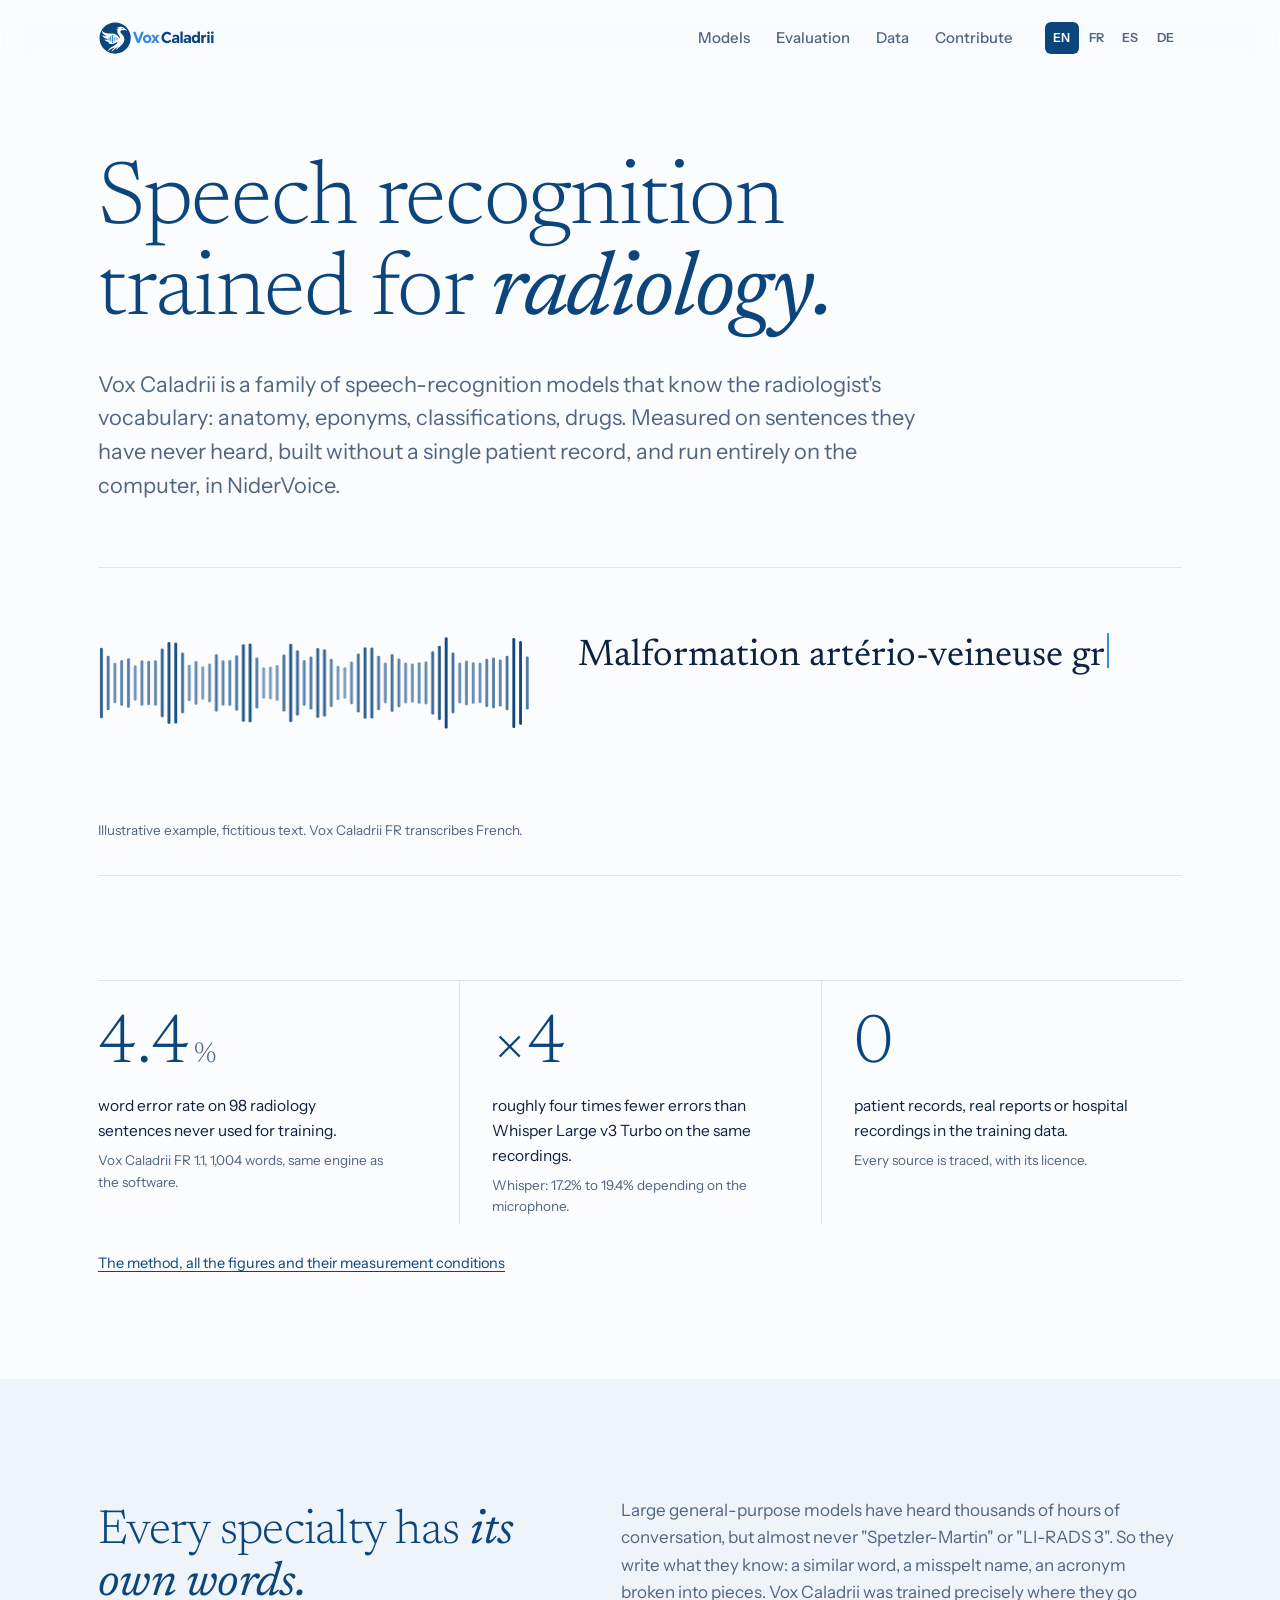
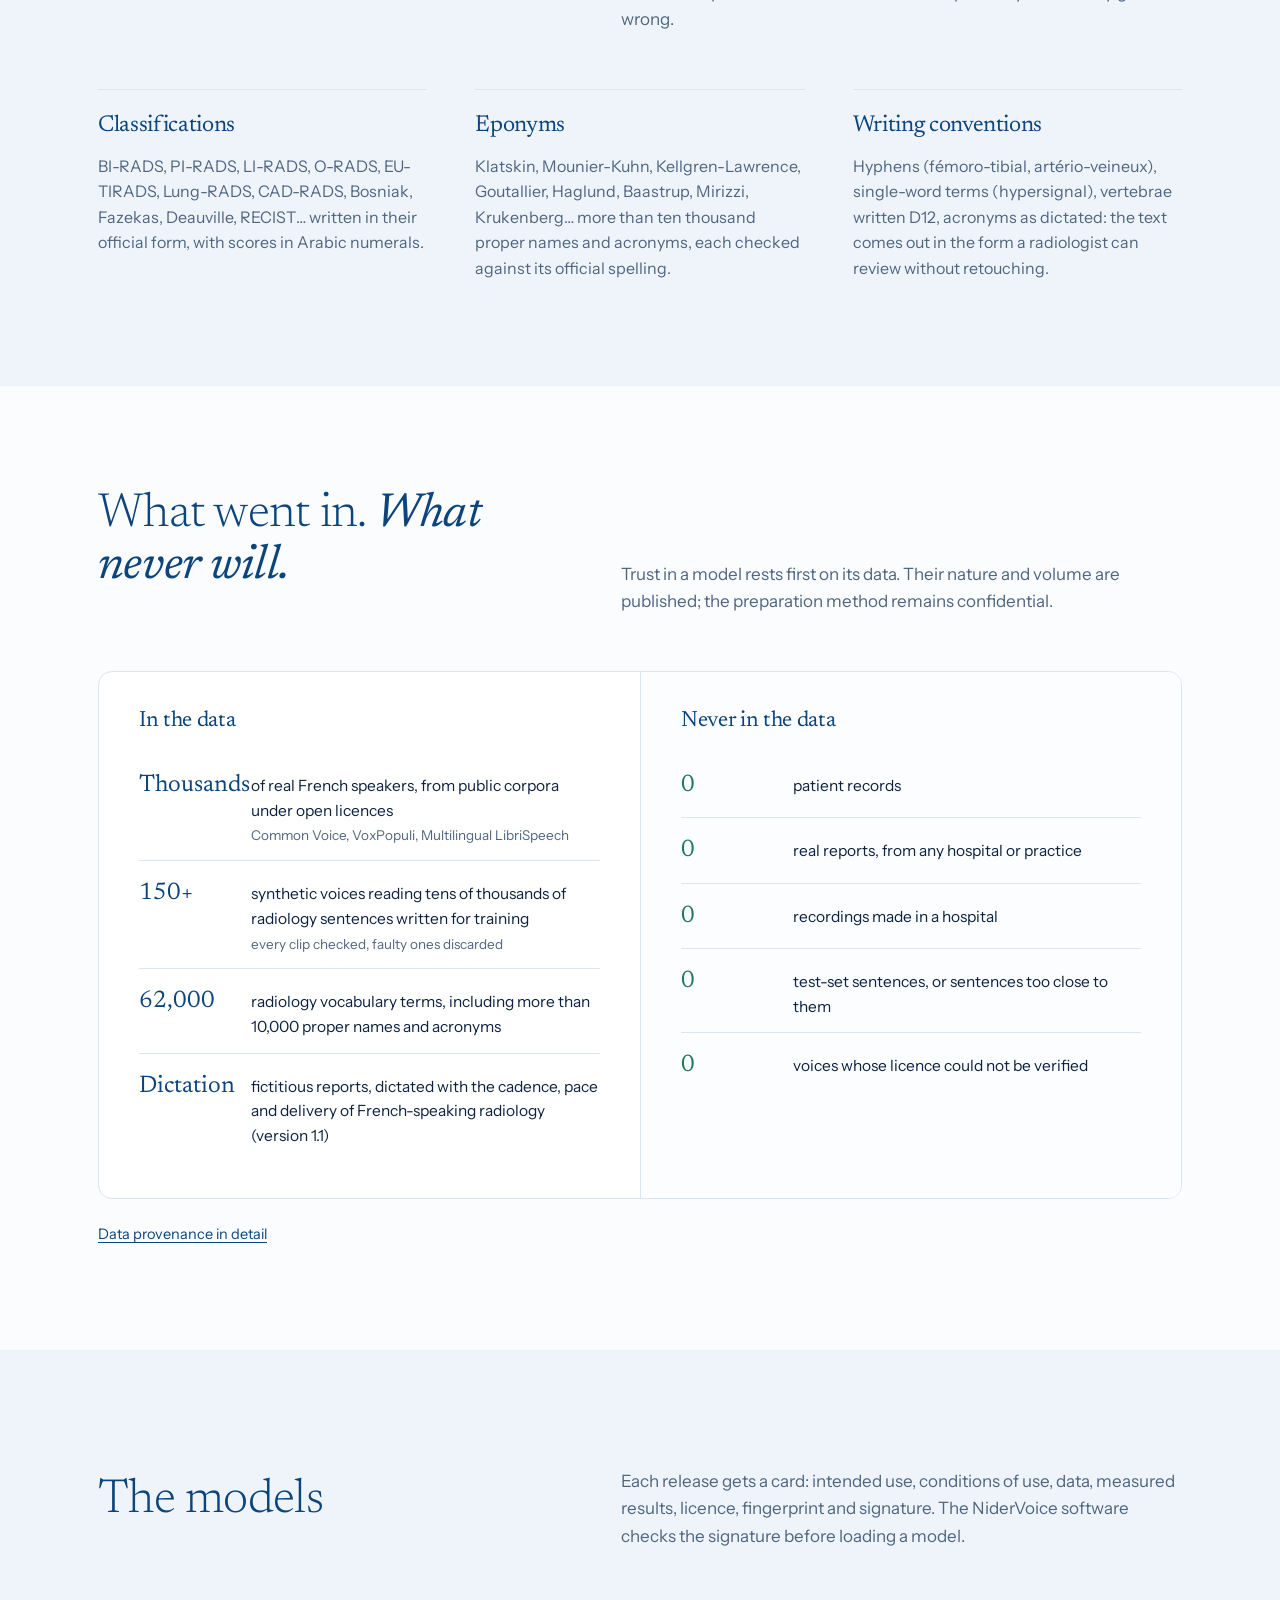
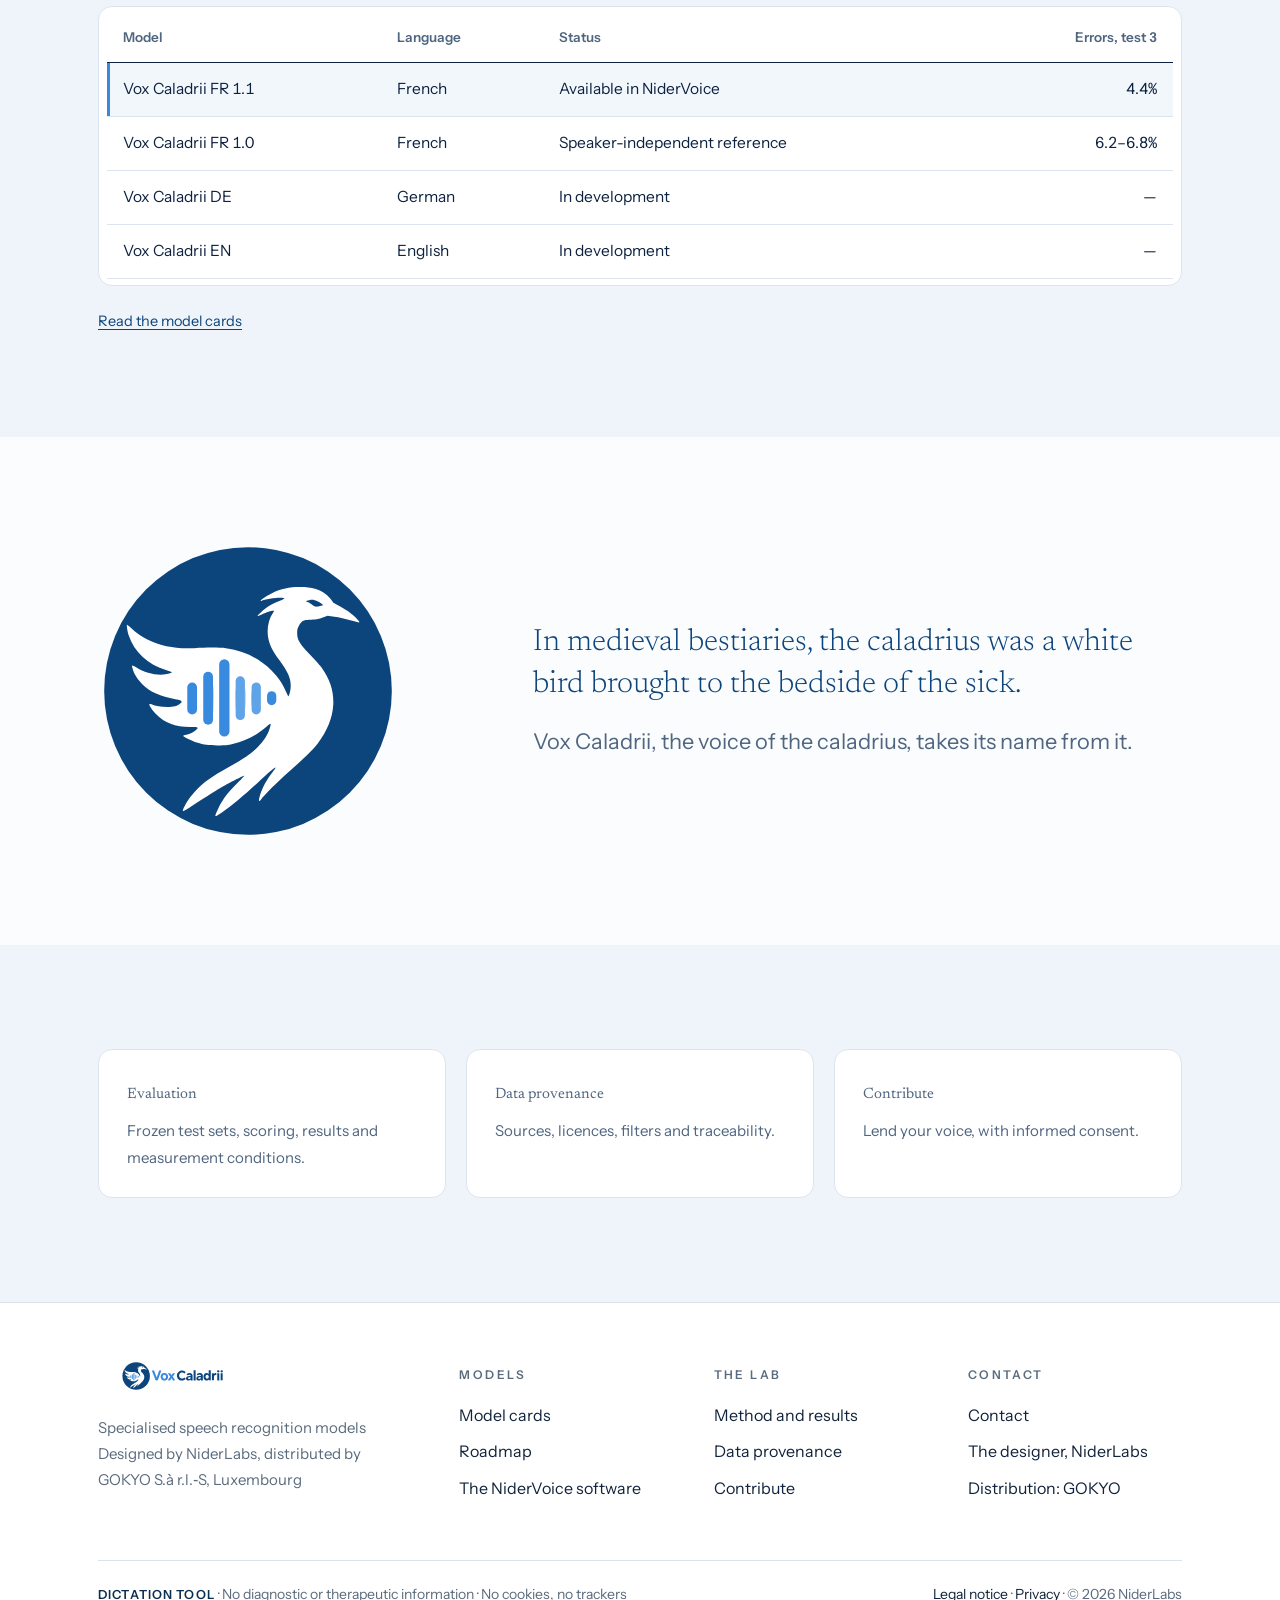
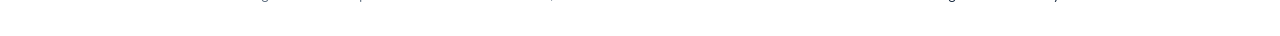
<file: index.html>
<!doctype html>
<html lang="en" data-langs="en fr es de">
<head>
<meta charset="utf-8">
<meta name="viewport" content="width=device-width,initial-scale=1,viewport-fit=cover">
<title>Vox Caladrii — speech recognition trained for radiology</title>
<meta name="description" content="Vox Caladrii is a speech-recognition model trained for French radiology terminology. Measured, documented, built without patient data, and run entirely on the computer.">
<meta name="theme-color" content="#FAFCFE">
<meta http-equiv="Content-Security-Policy" content="default-src 'self'; script-src 'self'; style-src 'self' 'unsafe-inline'; img-src 'self' data:; font-src 'self'; object-src 'none'; base-uri 'self'; form-action 'none'">
<meta property="og:type" content="website">
<meta property="og:title" content="Vox Caladrii — speech recognition trained for radiology">
<meta property="og:description" content="Vox Caladrii is a speech-recognition model trained for French radiology terminology. Measured, documented, built without patient data, and run entirely on the computer.">
<link rel="canonical" href="https://caladrii.com/">
<meta property="og:url" content="https://caladrii.com/">
<meta property="og:image" content="https://caladrii.com/assets/og-image.png">
<link rel="icon" href="/favicon.ico" sizes="any">
<link rel="icon" type="image/svg+xml" href="/assets/vox-caladrii-icon.svg">
<link rel="manifest" href="/site.webmanifest">
<link rel="stylesheet" href="/assets/cl.css?v=20261126a">
</head>
<body>
<a class="skip" href="#main">Skip to content</a>
<header>
  <div class="w bar">
    <a class="logo" href="/" aria-label="Vox Caladrii"><img src="/assets/vox-caladrii-logo.svg?v=20261116" width="170" height="34" alt="Vox Caladrii"></a>
    <nav aria-label="Navigation"><a href="/modeles/"><span data-fr>Modèles</span><span data-en>Models</span><span data-es>Modelos</span><span data-de>Modelle</span></a><a href="/evaluation/"><span data-fr>Évaluation</span><span data-en>Evaluation</span><span data-es>Evaluación</span><span data-de>Evaluierung</span></a><a href="/donnees/"><span data-fr>Données</span><span data-en>Data</span><span data-es>Datos</span><span data-de>Daten</span></a><a href="/contribuer/"><span data-fr>Contribuer</span><span data-en>Contribute</span><span data-es>Contribuir</span><span data-de>Mitwirken</span></a></nav>
    <div class="lang" role="group" aria-label="Language / Langue"><button type="button" data-lang="en" aria-pressed="true">EN</button><button type="button" data-lang="fr" aria-pressed="false">FR</button><button type="button" data-lang="es" aria-pressed="false">ES</button><button type="button" data-lang="de" aria-pressed="false">DE</button></div>
    <button class="menu-btn" type="button" aria-expanded="false">Menu</button>
  </div>
</header>
<main id="main">
<div class="w hero">
  <h1><span data-fr>La reconnaissance vocale entraînée pour <em>la radiologie.</em></span><span data-en>Speech recognition trained for <em>radiology.</em></span><span data-es>El reconocimiento de voz entrenado para <em>la radiología.</em></span><span data-de>Spracherkennung, trainiert für <em>Radiologie.</em></span></h1>
  <p class="lead" data-fr>Vox Caladrii est une famille de modèles de reconnaissance vocale qui connaissent le vocabulaire du radiologue : anatomie, éponymes, classifications, médicaments. Mesurés sur des phrases qu'ils n'ont jamais entendues, construits sans aucune donnée de patient, et exécutés entièrement sur l'ordinateur, dans NiderVoice.</p>
  <p class="lead" data-en>Vox Caladrii is a family of speech-recognition models that know the radiologist's vocabulary: anatomy, eponyms, classifications, drugs. Measured on sentences they have never heard, built without a single patient record, and run entirely on the computer, in NiderVoice.</p><p class="lead" data-es>Vox Caladrii es una familia de modelos de reconocimiento de voz que conocen el vocabulario del radiólogo: anatomía, eponimos, clasificaciones, fármacos. Medidos en frases que nunca han escuchado, construidos sin un solo registro de paciente, y ejecutados íntegramente en el ordenador, en NiderVoice.</p><p class="lead" data-de>Vox Caladrii ist eine Familie von Spracherkennungsmodellen, die den Vokabular des Radiologen beherrschen: Anatomie, Eponyme, Klassifikationen, Medikamente. Gemessen an Sätzen, die sie noch nie gehört haben, ohne eine einzige Patientenakte erstellt und vollständig auf dem Computer, in NiderVoice, ausgeführt.</p>
  <div class="stage" aria-label="Animation">
    <canvas id="wave" aria-hidden="true"></canvas>
    <p class="dictee" id="dictee" lang="fr" aria-live="off">Malformation artério-veineuse grade 3 de <span class="term">Spetzler-Martin</span>.</p>
    <p class="note"><span data-fr>Exemple illustratif, texte fictif. Vox Caladrii FR transcrit le français.</span><span data-en>Illustrative example, fictitious text. Vox Caladrii FR transcribes French.</span><span data-es>Ejemplo ilustrativo, texto ficticio. Vox Caladrii FR transcribe francés.</span><span data-de>Anschauungsbeispiel, fiktiver Text. Vox Caladrii FR transkribiert Französisch.</span></p>
  </div>
</div>

<section style="padding-top:56px">
  <div class="w">
    <div class="figures reveal">
      <div>
        <div class="v num"><span data-fr>4,4</span><span data-en>4.4</span><span data-es>4,4</span><span data-de>4,4</span><small>%</small></div>
        <p class="k" data-fr>de mots erronés sur 98 phrases radiologiques jamais utilisées pour l'entraînement.</p>
        <p class="k" data-en>word error rate on 98 radiology sentences never used for training.</p><p class="k" data-es>tasa de error de palabras en 98 frases de radiología nunca utilizadas para el entrenamiento.</p><p class="k" data-de>Wortfehlerrate an 98 Radiologiesätzen, die nie für das Training verwendet wurden.</p>
        <p class="s" data-fr>Vox Caladrii FR 1.1, 1 004 mots, même moteur que le logiciel.</p>
        <p class="s" data-en>Vox Caladrii FR 1.1, 1,004 words, same engine as the software.</p><p class="s" data-es>Vox Caladrii FR 1.1, 1.004 palabras, mismo motor que el software.</p><p class="s" data-de>Vox Caladrii FR 1.1, 1.004 Wörter, dieselbe Engine wie die Software.</p>
      </div>
      <div>
        <div class="v num">×4</div>
        <p class="k" data-fr>environ quatre fois moins d'erreurs que Whisper Large v3 Turbo sur les mêmes enregistrements.</p>
        <p class="k" data-en>roughly four times fewer errors than Whisper Large v3 Turbo on the same recordings.</p><p class="k" data-es>aproximadamente cuatro veces menos errores que Whisper Large v3 Turbo en las mismas grabaciones.</p><p class="k" data-de>etwa viermal weniger Fehler als Whisper Large v3 Turbo bei denselben Aufnahmen.</p>
        <p class="s" data-fr>Whisper : 17,2 % à 19,4 % selon le micro.</p>
        <p class="s" data-en>Whisper: 17.2% to 19.4% depending on the microphone.</p><p class="s" data-es>Whisper: del 17,2 % al 19,4 % según el micrófono.</p><p class="s" data-de>Whisper: 17,2 % bis 19,4 %, abhängig vom Mikrofon.</p>
      </div>
      <div>
        <div class="v num">0</div>
        <p class="k" data-fr>donnée de patient, compte rendu réel ou enregistrement hospitalier dans les données d'entraînement.</p>
        <p class="k" data-en>patient records, real reports or hospital recordings in the training data.</p><p class="k" data-es>historiales de pacientes, informes reales o grabaciones de hospital en los datos de entrenamiento.</p><p class="k" data-de>Patientenakten, echte Berichte oder Krankenhausaufnahmen in den Trainingsdaten.</p>
        <p class="s" data-fr>Chaque source est tracée, avec sa licence.</p>
        <p class="s" data-en>Every source is traced, with its licence.</p><p class="s" data-es>Cada fuente está registrada, con su licencia.</p><p class="s" data-de>Jede Quelle ist dokumentiert, mit ihrer Lizenz.</p>
      </div>
    </div>
    <p class="small" style="margin-top:28px"><a href="/evaluation/"><span data-fr>La méthode, tous les chiffres et leurs conditions de mesure</span><span data-en>The method, all the figures and their measurement conditions</span><span data-es>El método, todas las cifras y sus condiciones de medición</span><span data-de>Die Methode, alle Zahlen und ihre Messbedingungen</span></a></p>
  </div>
</section>

<section class="tint">
  <div class="w">
    <div class="sec-head">
      <h2><span data-fr>Chaque spécialité a <em>ses mots.</em></span><span data-en>Every specialty has <em>its own words.</em></span><span data-es>Cada especialidad tiene <em>sus propias palabras.</em></span><span data-de>Jede Fachrichtung hat <em>ihre eigenen Begriffe.</em></span></h2>
      <p data-fr>Les grands modèles généralistes ont entendu des milliers d'heures de conversation, mais presque jamais « Spetzler-Martin » ou « LI-RADS 3 ». Ils écrivent alors ce qu'ils connaissent : un mot proche, un nom mal orthographié, un sigle coupé en morceaux. Vox Caladrii a été entraîné précisément là où ils se trompent.</p>
      <p data-en>Large general-purpose models have heard thousands of hours of conversation, but almost never "Spetzler-Martin" or "LI-RADS 3". So they write what they know: a similar word, a misspelt name, an acronym broken into pieces. Vox Caladrii was trained precisely where they go wrong.</p><p data-es>Los grandes modelos de propósito general han escuchado miles de horas de conversaciones, pero casi nunca "Spetzler-Martin" o "LI-RADS 3". Por eso escriben lo que conocen: una palabra similar, un nombre mal escrito, un acrónimo descompuesto. Vox Caladrii se ha entrenado precisamente donde ellos fallan.</p><p data-de>Große Allzweckmodelle haben tausende Stunden von Gesprächen gehört, aber fast nie "Spetzler-Martin" oder "LI-RADS 3". Also schreiben sie, was sie kennen: ein ähnliches Wort, einen falsch geschriebenen Namen, ein Akronym in Einzelteile zerlegt. Vox Caladrii wurde genau dort trainiert, wo sie falsch liegen.</p>
    </div>
    <div class="cols3">
      <div class="item rule-top reveal">
        <h3><span data-fr>Classifications</span><span data-en>Classifications</span><span data-es>Clasificaciones</span><span data-de>Klassifikationen</span></h3>
        <p data-fr>BI-RADS, PI-RADS, LI-RADS, O-RADS, EU-TIRADS, Lung-RADS, CAD-RADS, Bosniak, Fazekas, Deauville, RECIST… écrites dans leur forme officielle, scores en chiffres arabes.</p>
        <p data-en>BI-RADS, PI-RADS, LI-RADS, O-RADS, EU-TIRADS, Lung-RADS, CAD-RADS, Bosniak, Fazekas, Deauville, RECIST… written in their official form, with scores in Arabic numerals.</p><p data-es>BI-RADS, PI-RADS, LI-RADS, O-RADS, EU-TIRADS, Lung-RADS, CAD-RADS, Bosniak, Fazekas, Deauville, RECIST… escritos en su forma oficial, con puntuaciones en números arábigos.</p><p data-de>BI-RADS, PI-RADS, LI-RADS, O-RADS, EU-TIRADS, Lung-RADS, CAD-RADS, Bosniak, Fazekas, Deauville, RECIST… in ihrer offiziellen Form, mit Werten in arabischen Ziffern.</p>
      </div>
      <div class="item rule-top reveal">
        <h3><span data-fr>Éponymes</span><span data-en>Eponyms</span><span data-es>Epónimos</span><span data-de>Eponyme</span></h3>
        <p data-fr>Klatskin, Mounier-Kuhn, Kellgren-Lawrence, Goutallier, Haglund, Baastrup, Mirizzi, Krukenberg… plus de dix mille noms propres et sigles, chacun vérifié dans son orthographe officielle.</p>
        <p data-en>Klatskin, Mounier-Kuhn, Kellgren-Lawrence, Goutallier, Haglund, Baastrup, Mirizzi, Krukenberg… more than ten thousand proper names and acronyms, each checked against its official spelling.</p><p data-es>Klatskin, Mounier-Kuhn, Kellgren-Lawrence, Goutallier, Haglund, Baastrup, Mirizzi, Krukenberg… más de diez mil nombres propios y acrónimos, cada uno verificado frente a su ortografía oficial.</p><p data-de>Klatskin, Mounier-Kuhn, Kellgren-Lawrence, Goutallier, Haglund, Baastrup, Mirizzi, Krukenberg… mehr als zehntausend Eigennamen und Abkürzungen, jeder gegen seine offizielle Schreibweise überprüft.</p>
      </div>
      <div class="item rule-top reveal">
        <h3><span data-fr>Conventions d'écriture</span><span data-en>Writing conventions</span><span data-es>Convenciones de escritura</span><span data-de>Schreibkonventionen</span></h3>
        <p data-fr>Traits d'union (fémoro-tibial, artério-veineux), termes en un mot (hypersignal), vertèbres notées D12, sigles tels que dictés : le texte sort dans la forme qu'un radiologue relit sans retoucher.</p>
        <p data-en>Hyphens (fémoro-tibial, artério-veineux), single-word terms (hypersignal), vertebrae written D12, acronyms as dictated: the text comes out in the form a radiologist can review without retouching.</p><p data-es>Guiones (fémoro-tibial, artério-veineux), términos en una sola palabra (hypersignal), vértebras escritas D12, siglas tal como se dictan: el texto sale en la forma que un radiólogo puede revisar sin retocar.</p><p data-de>Bindestriche (fémoro-tibial, artério-veineux), Begriffe in einem Wort (hypersignal), Wirbel als D12 geschrieben, Abkürzungen wie diktiert: Der Text erscheint in der Form, die eine Radiologin oder ein Radiologe ohne Nachbearbeitung prüfen kann.</p>
      </div>
    </div>
  </div>
</section>

<section>
  <div class="w">
    <div class="sec-head">
      <h2><span data-fr>Ce qui est entré. <em>Ce qui n'entrera jamais.</em></span><span data-en>What went in. <em>What never will.</em></span><span data-es>Lo que entró. <em>Lo que nunca entrará.</em></span><span data-de>Was hineingeflossen ist. <em>Was nie hineinkommt.</em></span></h2>
      <p data-fr>La confiance dans un modèle repose d'abord sur ses données. Leur nature et leur volume sont publiés ; la méthode de préparation demeure confidentielle.</p>
      <p data-en>Trust in a model rests first on its data. Their nature and volume are published; the preparation method remains confidential.</p><p data-es>La confianza en un modelo se basa ante todo en sus datos. Su naturaleza y su volumen se publican; el método de preparación sigue siendo confidencial.</p><p data-de>Das Vertrauen in ein Modell beruht zuerst auf seinen Daten. Art und Umfang werden veröffentlicht; das Aufbereitungsverfahren bleibt vertraulich.</p>
    </div>
    <div class="ledger reveal">
      <div>
        <h3><span data-fr>Dans les données</span><span data-en>In the data</span><span data-es>En los datos</span><span data-de>In den Daten</span></h3>
        <ul>
          <li><span class="q"><span data-fr>Milliers</span><span data-en>Thousands</span><span data-es>Miles</span><span data-de>Tausende</span></span><span><span data-fr>de locuteurs francophones réels, issus de corpus publics sous licence ouverte</span><span data-en>of real French speakers, from public corpora under open licences</span><span data-es>de hablantes francófonos reales, procedentes de corpus públicos con licencias abiertas</span><span data-de>echter französischsprachiger Sprecher, aus öffentlichen Korpora unter offenen Lizenzen</span><em><span data-fr>Common Voice, VoxPopuli, Multilingual LibriSpeech</span><span data-en>Common Voice, VoxPopuli, Multilingual LibriSpeech</span><span data-es>Common Voice, VoxPopuli, Multilingual LibriSpeech</span><span data-de>Common Voice, VoxPopuli, Multilingual LibriSpeech</span></em></span></li>
          <li><span class="q num">150+</span><span><span data-fr>voix de synthèse lisant des dizaines de milliers de phrases radiologiques rédigées pour l'entraînement</span><span data-en>synthetic voices reading tens of thousands of radiology sentences written for training</span><span data-es>voces sintéticas que leen decenas de miles de frases radiológicas redactadas para el entrenamiento</span><span data-de>synthetische Stimmen, die Zehntausende eigens für das Training verfasste radiologische Sätze lesen</span><em><span data-fr>chaque extrait contrôlé, les fautifs écartés</span><span data-en>every clip checked, faulty ones discarded</span><span data-es>cada fragmento verificado, los defectuosos descartados</span><span data-de>jeder Ausschnitt geprüft, fehlerhafte verworfen</span></em></span></li>
          <li><span class="q num"><span data-fr>62 000</span><span data-en>62,000</span><span data-es>62 000</span><span data-de>62.000</span></span><span><span data-fr>termes de vocabulaire radiologique, dont plus de 10 000 noms propres et sigles</span><span data-en>radiology vocabulary terms, including more than 10,000 proper names and acronyms</span><span data-es>términos de vocabulario de radiología, incluidos más de 10.000 nombres y acrónimos propios</span><span data-de>radiologische Vokabularbegriffe, einschließlich mehr als 10.000 Eigennamen und Abkürzungen</span></span></li>
          <li><span class="q"><span data-fr>Dictée</span><span data-en>Dictation</span><span data-es>Dictado</span><span data-de>Diktat</span></span><span><span data-fr>comptes rendus fictifs, dictés avec la cadence, le débit et l'élocution propres à la radiologie francophone (version 1.1)</span><span data-en>fictitious reports, dictated with the cadence, pace and delivery of French-speaking radiology (version 1.1)</span><span data-es>informes ficticios, dictados con la cadencia, el ritmo y la elocución propios de la radiología francófona (versión 1.1)</span><span data-de>fiktive Befundberichte, diktiert mit der Kadenz, dem Tempo und der Sprechweise der französischsprachigen Radiologie (Version 1.1)</span></span></li>
        </ul>
      </div>
      <div>
        <h3><span data-fr>Jamais dans les données</span><span data-en>Never in the data</span><span data-es>Nunca en los datos</span><span data-de>Niemals in den Daten</span></h3>
        <ul>
          <li class="zero"><span class="q">0</span><span><span data-fr>donnée de patient</span><span data-en>patient records</span><span data-es>historiales de pacientes</span><span data-de>Patientendaten</span></span></li>
          <li class="zero"><span class="q">0</span><span><span data-fr>compte rendu réel, d'aucun hôpital ni cabinet</span><span data-en>real reports, from any hospital or practice</span><span data-es>informes reales, de cualquier hospital o consulta</span><span data-de>echte Berichte aus jedem Krankenhaus oder jeder Praxis</span></span></li>
          <li class="zero"><span class="q">0</span><span><span data-fr>enregistrement fait dans un hôpital</span><span data-en>recordings made in a hospital</span><span data-es>grabaciones realizadas en un hospital</span><span data-de>Aufnahmen, die in einem Krankenhaus gemacht wurden</span></span></li>
          <li class="zero"><span class="q">0</span><span><span data-fr>phrase des jeux de test, ni phrase trop proche</span><span data-en>test-set sentences, or sentences too close to them</span><span data-es>oraciones del conjunto de prueba o demasiado similares a ellas</span><span data-de>Sätze aus den Testdatensätzen oder zu ähnliche Sätze</span></span></li>
          <li class="zero"><span class="q">0</span><span><span data-fr>voix dont la licence n'a pas pu être vérifiée</span><span data-en>voices whose licence could not be verified</span><span data-es>voces cuya licencia no pudo verificarse</span><span data-de>Stimmen, deren Lizenz nicht überprüft werden konnte</span></span></li>
        </ul>
      </div>
    </div>
    <p class="small" style="margin-top:24px"><a href="/donnees/"><span data-fr>L'origine des données en détail</span><span data-en>Data provenance in detail</span><span data-es>Procedencia de los datos en detalle</span><span data-de>Datenherkunft im Detail</span></a></p>
  </div>
</section>

<section class="tint">
  <div class="w">
    <div class="sec-head">
      <h2><span data-fr>Les modèles</span><span data-en>The models</span><span data-es>Los modelos</span><span data-de>Die Modelle</span></h2>
      <p data-fr>Chaque version reçoit une fiche : usage prévu, conditions d'usage, données, résultats mesurés, licence, empreinte et signature. Le logiciel NiderVoice vérifie la signature avant de charger un modèle.</p>
      <p data-en>Each release gets a card: intended use, conditions of use, data, measured results, licence, fingerprint and signature. The NiderVoice software checks the signature before loading a model.</p><p data-es>Cada versión recibe una ficha: uso previsto, condiciones de uso, datos, resultados medidos, licencia, huella y firma. El programa NiderVoice verifica la firma antes de cargar un modelo.</p><p data-de>Jede Version erhält eine Karte: vorgesehene Verwendung, Einsatzbedingungen, Daten, gemessene Ergebnisse, Lizenz, Prüfsumme und Signatur. Die Software NiderVoice prüft die Signatur, bevor sie ein Modell lädt.</p>
    </div>
    <div class="tbl-wrap reveal">
      <table class="tbl">
        <thead><tr><th><span data-fr>Modèle</span><span data-en>Model</span><span data-es>Modelo</span><span data-de>Modell</span></th><th><span data-fr>Langue</span><span data-en>Language</span><span data-es>Idioma</span><span data-de>Sprache</span></th><th><span data-fr>État</span><span data-en>Status</span><span data-es>Estado</span><span data-de>Status</span></th><th class="r"><span data-fr>Erreurs, test 3</span><span data-en>Errors, test 3</span><span data-es>Errores, prueba 3</span><span data-de>Fehler, Test 3</span></th></tr></thead>
        <tbody>
          <tr class="us"><td>Vox Caladrii FR 1.1</td><td><span data-fr>Français</span><span data-en>French</span><span data-es>Francés</span><span data-de>Französisch</span></td><td><span data-fr>Disponible dans NiderVoice</span><span data-en>Available in NiderVoice</span><span data-es>Disponible en NiderVoice</span><span data-de>In NiderVoice verfügbar</span></td><td class="r num"><span data-fr>4,4 %</span><span data-en>4.4%</span><span data-es>4,4 %</span><span data-de>4,4 %</span></td></tr>
          <tr><td>Vox Caladrii FR 1.0</td><td><span data-fr>Français</span><span data-en>French</span><span data-es>Francés</span><span data-de>Französisch</span></td><td><span data-fr>Référence indépendante du locuteur</span><span data-en>Speaker-independent reference</span><span data-es>Referencia independiente del locutor</span><span data-de>Sprecherunabhängige Referenz</span></td><td class="r num"><span data-fr>6,2 – 6,8 %</span><span data-en>6.2–6.8%</span><span data-es>6,2 – 6,8 %</span><span data-de>6,2 – 6,8 %</span></td></tr>
          <tr><td>Vox Caladrii DE</td><td><span data-fr>Allemand</span><span data-en>German</span><span data-es>Alemán</span><span data-de>Deutsch</span></td><td><span data-fr>En développement</span><span data-en>In development</span><span data-es>En desarrollo</span><span data-de>In Entwicklung</span></td><td class="r">—</td></tr>
          <tr><td>Vox Caladrii EN</td><td><span data-fr>Anglais</span><span data-en>English</span><span data-es>Inglés</span><span data-de>Englisch</span></td><td><span data-fr>En développement</span><span data-en>In development</span><span data-es>En desarrollo</span><span data-de>In Entwicklung</span></td><td class="r">—</td></tr>
        </tbody>
      </table>
    </div>
    <p class="small" style="margin-top:24px"><a href="/modeles/"><span data-fr>Lire les fiches modèles</span><span data-en>Read the model cards</span><span data-es>Consulte las fichas de modelo</span><span data-de>Lesen Sie die Modellkarten</span></a></p>
  </div>
</section>

<section>
  <div class="w legend">
    <img src="/assets/vox-caladrii-icon.svg" width="300" height="300" alt="">
    <div>
      <blockquote><span data-fr>Dans les bestiaires médiévaux, le caladre était un oiseau blanc que l'on amenait au chevet des malades.</span><span data-en>In medieval bestiaries, the caladrius was a white bird brought to the bedside of the sick.</span><span data-es>En los bestiarios medievales, el caladrio era un ave blanca que se llevaba al lado de los enfermos.</span><span data-de>In mittelalterlichen Bestiarien war der Caladrius ein weißer Vogel, der an das Bett der Kranken gebracht wurde.</span></blockquote>
      <p class="lead" style="margin-top:20px" data-fr>Vox Caladrii, la voix du caladre, en tient son nom.</p>
      <p class="lead" style="margin-top:20px" data-en>Vox Caladrii, the voice of the caladrius, takes its name from it.</p><p class="lead" style="margin-top:20px" data-es>Vox Caladrii, la voz del caladrio, toma de él su nombre.</p><p class="lead" style="margin-top:20px" data-de>Vox Caladrii, die Stimme des Caladrius, verdankt ihm seinen Namen.</p>
    </div>
  </div>
</section>

<section class="tint">
  <div class="w">
    <div class="next">
      <a href="/evaluation/"><b><span data-fr>Évaluation</span><span data-en>Evaluation</span><span data-es>Evaluación</span><span data-de>Evaluierung</span></b><span data-fr>Jeux de test gelés, calcul, résultats et conditions de mesure.</span><span data-en>Frozen test sets, scoring, results and measurement conditions.</span><span data-es>Conjuntos de prueba congelados, cálculo, resultados y condiciones de medición.</span><span data-de>Eingefrorene Testdatensätze, Berechnung, Ergebnisse und Messbedingungen.</span></a>
      <a href="/donnees/"><b><span data-fr>Origine des données</span><span data-en>Data provenance</span><span data-es>Origen de los datos</span><span data-de>Herkunft der Daten</span></b><span data-fr>Sources, licences, filtres et traçabilité.</span><span data-en>Sources, licences, filters and traceability.</span><span data-es>Fuentes, licencias, filtros y trazabilidad.</span><span data-de>Quellen, Lizenzen, Filter und Nachverfolgbarkeit.</span></a>
      <a href="/contribuer/"><b><span data-fr>Contribuer</span><span data-en>Contribute</span><span data-es>Contribuir</span><span data-de>Beitragen</span></b><span data-fr>Prêter sa voix, avec un consentement éclairé.</span><span data-en>Lend your voice, with informed consent.</span><span data-es>Preste su voz, con consentimiento informado.</span><span data-de>Leihen Sie Ihre Stimme mit informierter Einwilligung.</span></a>
    </div>
  </div>
</section>

</main>
<footer class="pc">
  <div class="w">
    <div class="pc-haut">
      <div class="pc-marque"><a href="/"><img src="/assets/vox-caladrii-logo.svg?v=20261116" width="150" height="30" alt="Vox Caladrii"></a><p><span data-fr>Modèles de reconnaissance vocale spécialisés</span><span data-en>Specialised speech recognition models</span><span data-es>Modelos especializados de reconocimiento de voz</span><span data-de>Spezialisierte Spracherkennungsmodelle</span><br><span data-fr>Conçus par NiderLabs, distribués par GOKYO&nbsp;S.à&nbsp;r.l.‑S, Luxembourg</span><span data-en>Designed by NiderLabs, distributed by GOKYO&nbsp;S.à&nbsp;r.l.‑S, Luxembourg</span><span data-es>Diseñados por NiderLabs, distribuidos por GOKYO&nbsp;S.à&nbsp;r.l.‑S, Luxemburgo</span><span data-de>Entwickelt von NiderLabs, vertrieben von GOKYO&nbsp;S.à&nbsp;r.l.‑S, Luxemburg</span></p></div>
      <nav class="pc-col"><h4><span data-fr>Modèles</span><span data-en>Models</span><span data-es>Modelos</span><span data-de>Modelle</span></h4><a href="/modeles/"><span data-fr>Fiches modèles</span><span data-en>Model cards</span><span data-es>Fichas de modelos</span><span data-de>Modellkarten</span></a><a href="/modeles/#feuille-de-route"><span data-fr>Feuille de route</span><span data-en>Roadmap</span><span data-es>Hoja de ruta</span><span data-de>Fahrplan</span></a><a href="https://nidervoice.com/" rel="noopener"><span data-fr>Le logiciel NiderVoice</span><span data-en>The NiderVoice software</span><span data-es>El software NiderVoice</span><span data-de>Die Software NiderVoice</span></a></nav>
      <nav class="pc-col"><h4><span data-fr>Le laboratoire</span><span data-en>The lab</span><span data-es>El laboratorio</span><span data-de>Das Labor</span></h4><a href="/evaluation/"><span data-fr>Méthode et résultats</span><span data-en>Method and results</span><span data-es>Método y resultados</span><span data-de>Methode und Ergebnisse</span></a><a href="/donnees/"><span data-fr>Origine des données</span><span data-en>Data provenance</span><span data-es>Origen de los datos</span><span data-de>Herkunft der Daten</span></a><a href="/contribuer/"><span data-fr>Contribuer</span><span data-en>Contribute</span><span data-es>Contribuir</span><span data-de>Mitwirken</span></a></nav>
      <nav class="pc-col"><h4><span data-fr>Contact</span><span data-en>Contact</span><span data-es>Contacto</span><span data-de>Kontakt</span></h4><a href="/contribuer/#contact"><span data-fr>Contact</span><span data-en>Contact</span><span data-es>Contacto</span><span data-de>Kontakt</span></a><a href="https://niderlabs.com/" rel="noopener"><span data-fr>Le concepteur NiderLabs</span><span data-en>The designer, NiderLabs</span><span data-es>El diseñador NiderLabs</span><span data-de>Der Entwickler NiderLabs</span></a><a href="/mentions-legales/"><span data-fr>Distribution : GOKYO</span><span data-en>Distribution: GOKYO</span><span data-es>Distribución: GOKYO</span><span data-de>Vertrieb: GOKYO</span></a></nav>
    </div>
    <div class="pc-bas">
      <p><b><span data-fr>Outil de dictée</span><span data-en>Dictation tool</span><span data-es>Herramienta de dictado</span><span data-de>Diktierwerkzeug</span></b> · <span data-fr>Aucune information à visée diagnostique ou thérapeutique</span><span data-en>No diagnostic or therapeutic information</span><span data-es>Ninguna información con fines diagnósticos o terapéuticos</span><span data-de>Keine diagnostischen oder therapeutischen Informationen</span> · <span data-fr>Aucun cookie, aucun traceur</span><span data-en>No cookies, no trackers</span><span data-es>Sin cookies ni rastreadores</span><span data-de>Keine Cookies, keine Tracker</span></p>
      <p class="pc-legal"><a href="/mentions-legales/"><span data-fr>Mentions légales</span><span data-en>Legal notice</span><span data-es>Aviso legal</span><span data-de>Impressum</span></a> · <a href="/mentions-legales/#confidentialite"><span data-fr>Confidentialité</span><span data-en>Privacy</span><span data-es>Privacidad</span><span data-de>Datenschutz</span></a> · © 2026 NiderLabs</p>
    </div>
  </div>
</footer>
<script src="/assets/cl.js?v=20261125e"></script>
</body>
</html>
</file>
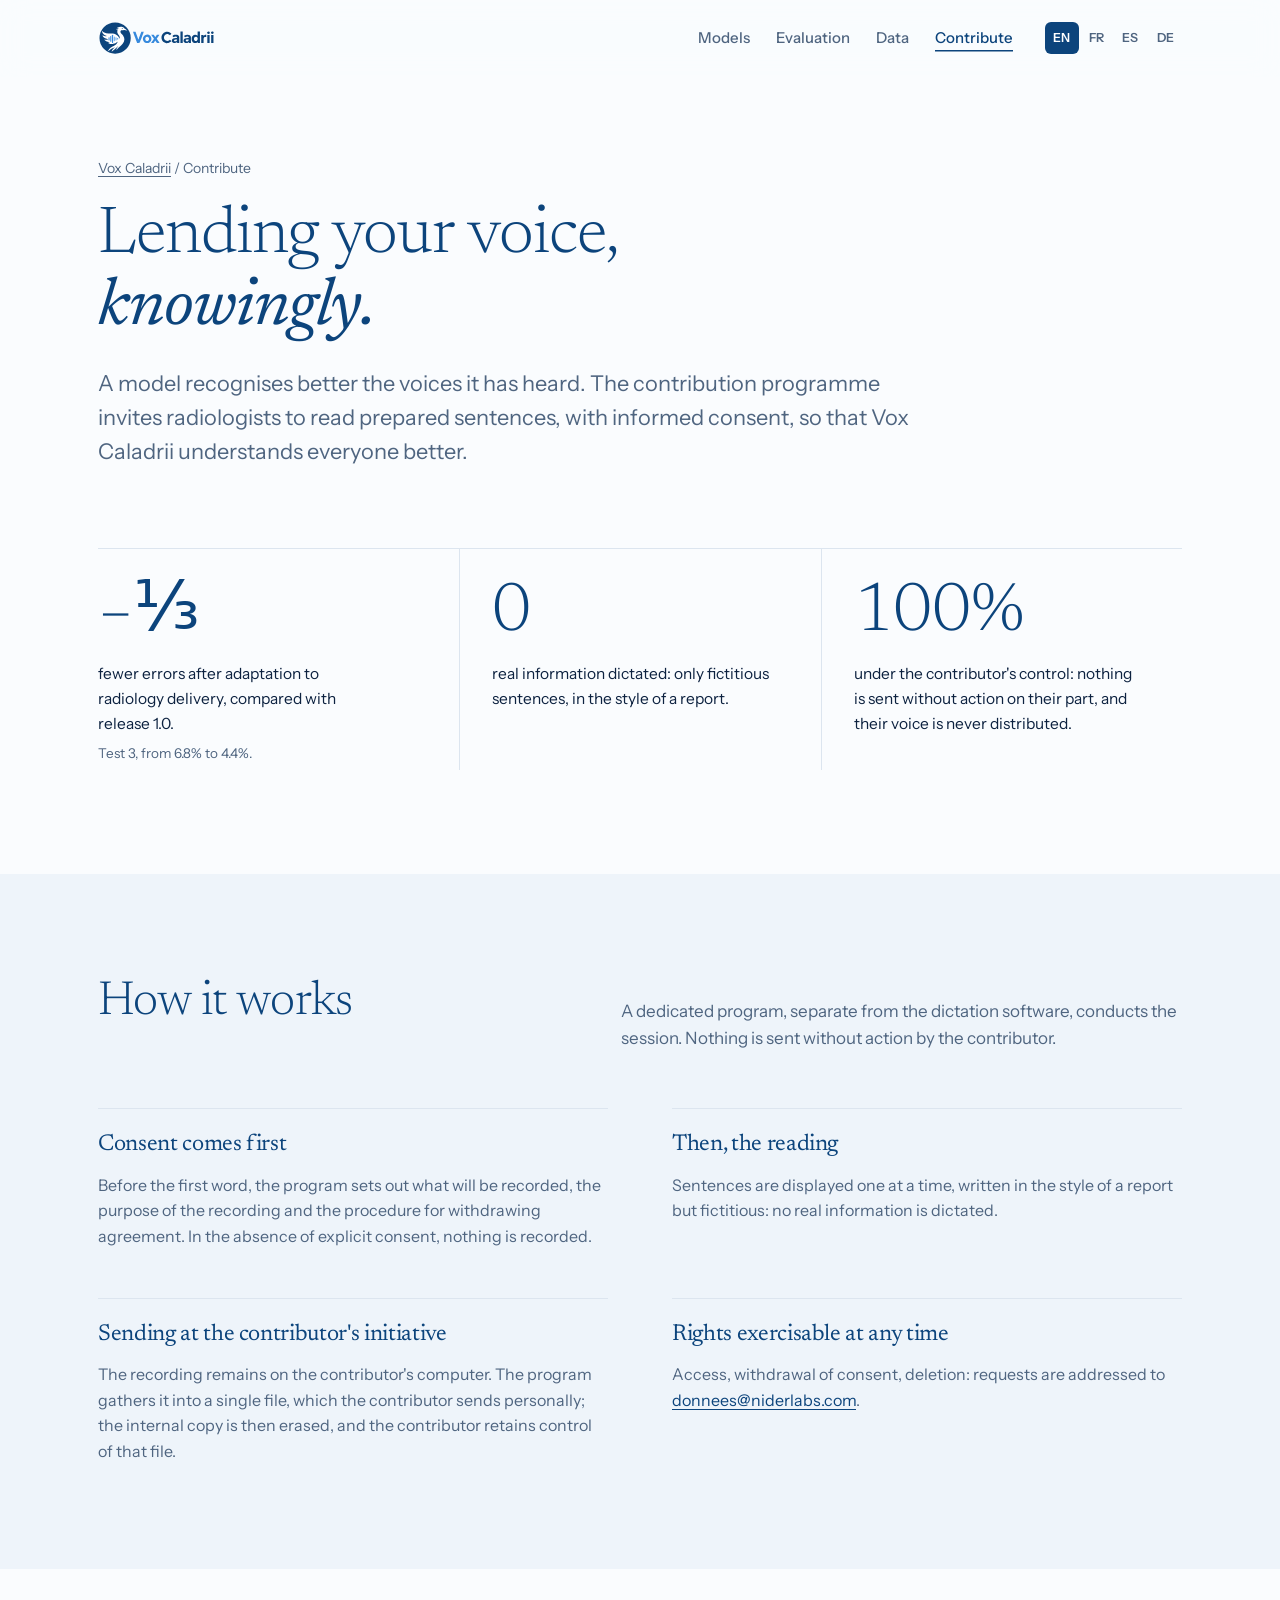
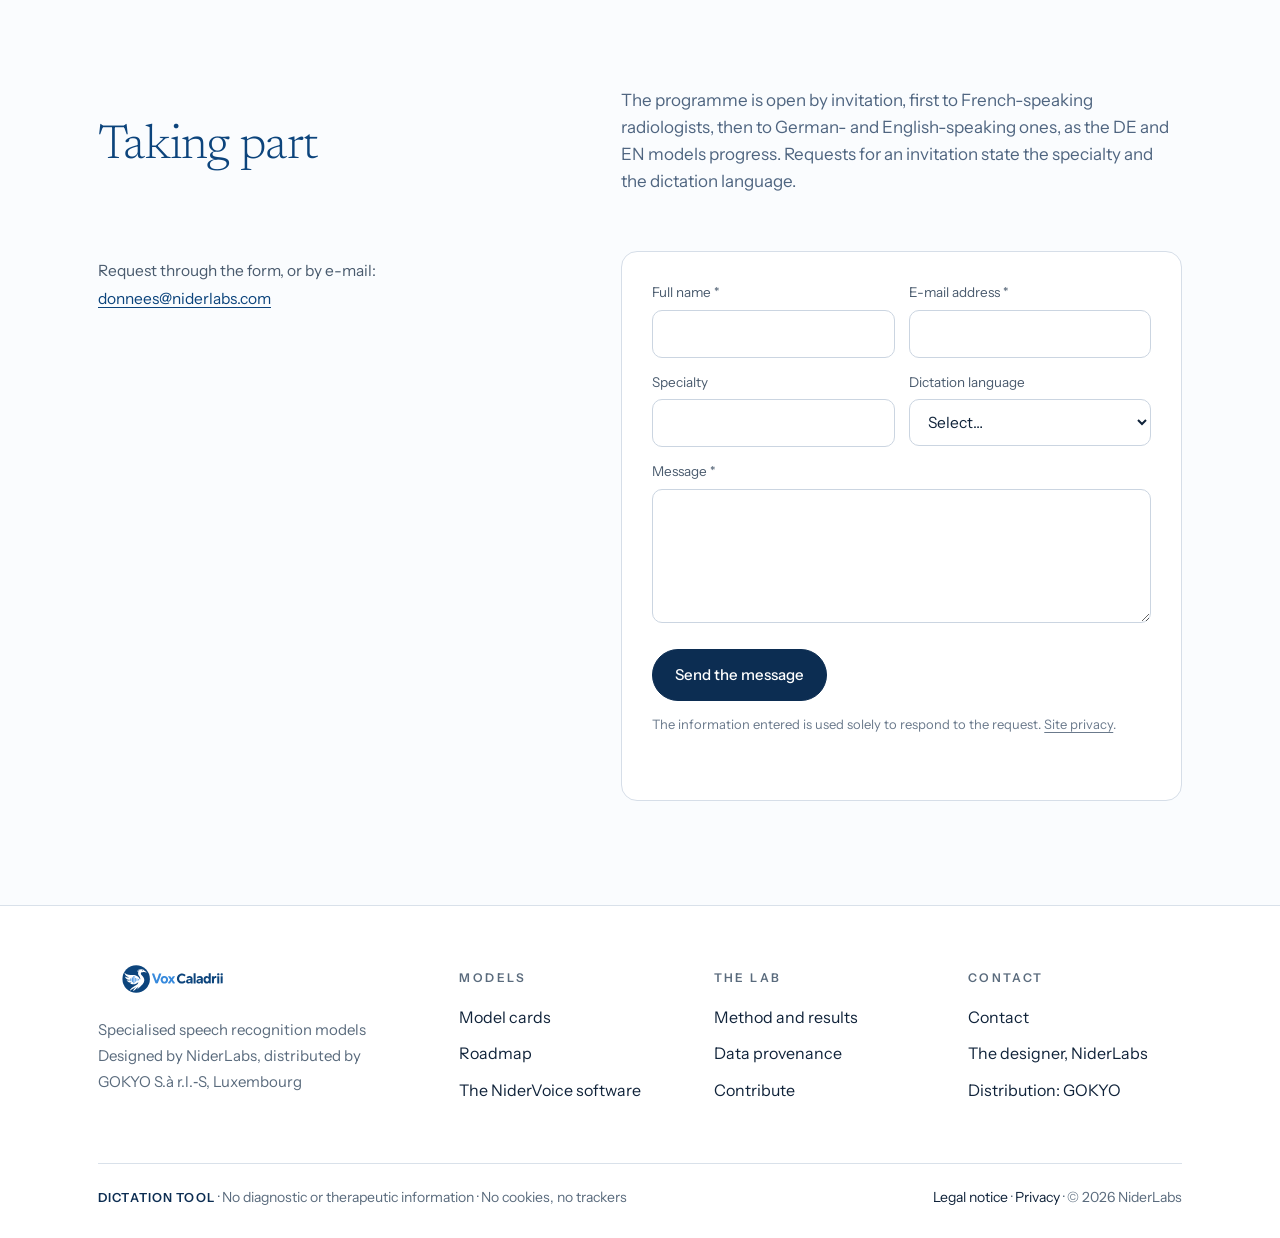
<file: contribuer/index.html>
<!doctype html>
<html lang="en" data-langs="en fr es de">
<head>
<meta charset="utf-8">
<meta name="viewport" content="width=device-width,initial-scale=1,viewport-fit=cover">
<title>Contribute your voice — Vox Caladrii</title>
<meta name="description" content="The Vox Caladrii voice contribution programme: radiologists read prepared sentences, with explicit consent, to help the models recognise more voices.">
<meta name="theme-color" content="#FAFCFE">
<meta http-equiv="Content-Security-Policy" content="default-src 'self'; connect-src 'self' https://script.google.com https://script.googleusercontent.com; script-src 'self'; style-src 'self' 'unsafe-inline'; img-src 'self' data:; font-src 'self'; object-src 'none'; base-uri 'self'; form-action 'none'">
<meta property="og:type" content="website">
<meta property="og:title" content="Contribute your voice — Vox Caladrii">
<meta property="og:description" content="The Vox Caladrii voice contribution programme: radiologists read prepared sentences, with explicit consent, to help the models recognise more voices.">
<link rel="canonical" href="https://caladrii.com/contribuer/">
<meta property="og:url" content="https://caladrii.com/contribuer/">
<meta property="og:image" content="https://caladrii.com/assets/og-image.png">
<link rel="icon" href="/favicon.ico" sizes="any">
<link rel="icon" type="image/svg+xml" href="/assets/vox-caladrii-icon.svg">
<link rel="manifest" href="/site.webmanifest">
<link rel="stylesheet" href="/assets/cl.css?v=20261126a">
</head>
<body>
<a class="skip" href="#main">Skip to content</a>
<header>
  <div class="w bar">
    <a class="logo" href="/" aria-label="Vox Caladrii"><img src="/assets/vox-caladrii-logo.svg?v=20261116" width="170" height="34" alt="Vox Caladrii"></a>
    <nav aria-label="Navigation"><a href="/modeles/"><span data-fr>Modèles</span><span data-en>Models</span><span data-es>Modelos</span><span data-de>Modelle</span></a><a href="/evaluation/"><span data-fr>Évaluation</span><span data-en>Evaluation</span><span data-es>Evaluación</span><span data-de>Evaluierung</span></a><a href="/donnees/"><span data-fr>Données</span><span data-en>Data</span><span data-es>Datos</span><span data-de>Daten</span></a><a href="/contribuer/" aria-current=page><span data-fr>Contribuer</span><span data-en>Contribute</span><span data-es>Contribuir</span><span data-de>Mitwirken</span></a></nav>
    <div class="lang" role="group" aria-label="Language / Langue"><button type="button" data-lang="en" aria-pressed="true">EN</button><button type="button" data-lang="fr" aria-pressed="false">FR</button><button type="button" data-lang="es" aria-pressed="false">ES</button><button type="button" data-lang="de" aria-pressed="false">DE</button></div>
    <button class="menu-btn" type="button" aria-expanded="false">Menu</button>
  </div>
</header>
<main id="main">
<div class="w page-head">
  <div class="crumbs"><a href="/">Vox Caladrii</a> / <span data-fr>Contribuer</span><span data-en>Contribute</span><span data-es>Contribuir</span><span data-de>Beitragen</span></div>
  <h1><span data-fr>Prêter sa voix, <em>en connaissance de cause.</em></span><span data-en>Lending your voice, <em>knowingly.</em></span><span data-es>Prestar su voz, <em>con conocimiento de causa.</em></span><span data-de>Die eigene Stimme leihen, <em>in voller Kenntnis.</em></span></h1>
  <p class="lead" data-fr>Un modèle reconnaît mieux les voix qu'il a entendues. Le programme de contribution invite des radiologues à lire des phrases préparées, avec un consentement éclairé, pour que Vox Caladrii comprenne mieux chacun.</p>
  <p class="lead" data-en>A model recognises better the voices it has heard. The contribution programme invites radiologists to read prepared sentences, with informed consent, so that Vox Caladrii understands everyone better.</p><p class="lead" data-es>Un modelo reconoce mejor las voces que ha escuchado. El programa de contribución invita a los radiólogos a leer frases preparadas, con consentimiento informado, para que Vox Caladrii entienda mejor a todos.</p><p class="lead" data-de>Ein Modell erkennt Stimmen besser, die es bereits gehört hat. Das Beitragsprogramm lädt Radiologen ein, vorbereitete Sätze mit informierter Einwilligung zu lesen, damit Vox Caladrii jeden besser versteht.</p>
</div>

<section style="padding-top:24px">
  <div class="w">
    <div class="figures reveal">
      <div>
        <div class="v num">−⅓</div>
        <p class="k" data-fr>d'erreurs après adaptation à l'élocution radiologique, par rapport à la version 1.0.</p>
        <p class="k" data-en>fewer errors after adaptation to radiology delivery, compared with release 1.0.</p><p class="k" data-es>menos errores tras la adaptación a la elocución radiológica, en comparación con la versión 1.0.</p><p class="k" data-de>weniger Fehler nach der Anpassung an die radiologische Sprechweise, verglichen mit Version 1.0.</p>
        <p class="s" data-fr>Test 3, de 6,8 % à 4,4 %.</p>
        <p class="s" data-en>Test 3, from 6.8% to 4.4%.</p><p class="s" data-es>Prueba 3, del 6,8 % al 4,4 %.</p><p class="s" data-de>Test 3, von 6,8 % auf 4,4 %.</p>
      </div>
      <div>
        <div class="v num">0</div>
        <p class="k" data-fr>information réelle dictée : uniquement des phrases fictives, au style d'un compte rendu.</p>
        <p class="k" data-en>real information dictated: only fictitious sentences, in the style of a report.</p><p class="k" data-es>información real dictada: solo frases ficticias, con el estilo de un informe.</p><p class="k" data-de>echte Informationen diktiert: nur fiktive Sätze im Stil eines Befundberichts.</p>
      </div>
      <div>
        <div class="v num"><span data-fr>100 %</span><span data-en>100%</span><span data-es>100 %</span><span data-de>100 %</span></div>
        <p class="k" data-fr>sous le contrôle du contributeur : aucun envoi sans action de sa part, aucune diffusion de sa voix.</p>
        <p class="k" data-en>under the contributor's control: nothing is sent without action on their part, and their voice is never distributed.</p><p class="k" data-es>bajo el control del contribuyente: ningún envío sin acción por su parte, ninguna difusión de su voz.</p><p class="k" data-de>unter der Kontrolle der beitragenden Person: keine Übermittlung ohne ihr Zutun, keine Verbreitung ihrer Stimme.</p>
      </div>
    </div>
  </div>
</section>

<section class="tint">
  <div class="w">
    <div class="sec-head">
      <h2><span data-fr>Comment cela se passe</span><span data-en>How it works</span><span data-es>Cómo funciona</span><span data-de>So funktioniert es</span></h2>
      <p data-fr>Un programme dédié, distinct du logiciel de dictée, conduit la séance. Aucun envoi n'a lieu sans action du contributeur.</p>
      <p data-en>A dedicated program, separate from the dictation software, conducts the session. Nothing is sent without action by the contributor.</p><p data-es>Un programa específico, distinto del software de dictado, dirige la sesión. No se produce ningún envío sin acción del contribuyente.</p><p data-de>Ein eigenes Programm, getrennt von der Diktiersoftware, führt durch die Sitzung. Ohne Zutun der beitragenden Person erfolgt keine Übermittlung.</p>
    </div>
    <div class="cols2">
      <div class="item rule-top reveal"><h3><span data-fr>D'abord, le consentement</span><span data-en>Consent comes first</span><span data-es>El consentimiento es lo primero</span><span data-de>Zuerst die Einwilligung</span></h3><p data-fr>Avant le premier mot, le programme présente ce qui sera enregistré, la finalité de l'enregistrement et les modalités de retrait de l'accord. En l'absence de consentement explicite, rien n'est enregistré.</p><p data-en>Before the first word, the program sets out what will be recorded, the purpose of the recording and the procedure for withdrawing agreement. In the absence of explicit consent, nothing is recorded.</p><p data-es>Antes de la primera palabra, el programa presenta lo que se va a grabar, la finalidad de la grabación y la forma de retirar el acuerdo. En ausencia de consentimiento explícito, no se graba nada.</p><p data-de>Vor dem ersten Wort legt das Programm dar, was aufgenommen wird, zu welchem Zweck und wie die Zustimmung widerrufen werden kann. Ohne ausdrückliche Einwilligung wird nichts aufgenommen.</p></div>
      <div class="item rule-top reveal"><h3><span data-fr>Ensuite, la lecture</span><span data-en>Then, the reading</span><span data-es>Luego, la lectura</span><span data-de>Dann das Lesen</span></h3><p data-fr>Les phrases s'affichent une à une, rédigées dans le style d'un compte rendu, mais fictives : aucune information réelle n'est dictée.</p><p data-en>Sentences are displayed one at a time, written in the style of a report but fictitious: no real information is dictated.</p><p data-es>Las frases se muestran una a una, redactadas en el estilo de un informe, pero ficticias: no se dicta ninguna información real.</p><p data-de>Die Sätze werden einzeln angezeigt, im Stil eines Befundberichts verfasst, jedoch fiktiv: Es wird keine reale Information diktiert.</p></div>
      <div class="item rule-top reveal"><h3><span data-fr>Un envoi à l'initiative du contributeur</span><span data-en>Sending at the contributor's initiative</span><span data-es>Un envío a iniciativa del contribuyente</span><span data-de>Übermittlung auf Initiative der beitragenden Person</span></h3><p data-fr>L'enregistrement demeure sur l'ordinateur du contributeur. Le programme le rassemble dans un fichier unique, que le contributeur transmet lui-même ; la copie interne est alors effacée, et le contributeur conserve la maîtrise de ce fichier.</p><p data-en>The recording remains on the contributor's computer. The program gathers it into a single file, which the contributor sends personally; the internal copy is then erased, and the contributor retains control of that file.</p><p data-es>La grabación permanece en el ordenador del contribuyente. El programa la reúne en un único archivo, que el propio contribuyente transmite; la copia interna se borra entonces, y el contribuyente conserva el control de dicho archivo.</p><p data-de>Die Aufnahme verbleibt auf dem Computer der beitragenden Person. Das Programm fasst sie in einer einzigen Datei zusammen, die die Person selbst übermittelt; die interne Kopie wird daraufhin gelöscht, und die Person behält die Verfügung über diese Datei.</p></div>
      <div class="item rule-top reveal"><h3><span data-fr>Des droits exerçables à tout moment</span><span data-en>Rights exercisable at any time</span><span data-es>Derechos ejercitables en todo momento</span><span data-de>Jederzeit ausübbare Rechte</span></h3><p data-fr>Accès, retrait du consentement, suppression : les demandes sont adressées à <a class="mel" data-u="donnees" data-d="niderlabs.com" data-voir href="https://niderlabs.com/#contact">donnees [at] niderlabs.com</a>.</p><p data-en>Access, withdrawal of consent, deletion: requests are addressed to <a class="mel" data-u="donnees" data-d="niderlabs.com" data-voir href="https://niderlabs.com/#contact">donnees [at] niderlabs.com</a>.</p><p data-es>Acceso, retirada del consentimiento, supresión: las solicitudes se dirigen a <a class="mel" data-u="donnees" data-d="niderlabs.com" data-voir href="https://niderlabs.com/#contact">donnees [at] niderlabs.com</a>.</p><p data-de>Auskunft, Widerruf der Einwilligung, Löschung: Anfragen sind an <a class="mel" data-u="donnees" data-d="niderlabs.com" data-voir href="https://niderlabs.com/#contact">donnees [at] niderlabs.com</a> zu richten.</p></div>
    </div>
  </div>
</section>

<section>
  <div class="w">
    <div class="sec-head">
      <h2><span data-fr>Participer</span><span data-en>Taking part</span><span data-es>Participar</span><span data-de>Teilnahme</span></h2>
      <p data-fr>Le programme est ouvert sur invitation, d'abord aux radiologues francophones, puis germanophones et anglophones, à mesure de l'avancement des modèles DE et EN. Les demandes d'invitation précisent la spécialité et la langue de dictée.</p>
      <p data-en>The programme is open by invitation, first to French-speaking radiologists, then to German- and English-speaking ones, as the DE and EN models progress. Requests for an invitation state the specialty and the dictation language.</p><p data-es>El programa está abierto por invitación, primero a los radiólogos francófonos y después a los germanófonos y anglófonos, a medida que avanzan los modelos DE y EN. Las solicitudes de invitación indican la especialidad y la lengua de dictado.</p><p data-de>Das Programm steht auf Einladung offen, zunächst französischsprachigen, dann deutsch- und englischsprachigen Radiologen, entsprechend dem Fortschritt der Modelle DE und EN. Einladungsanfragen nennen das Fachgebiet und die Diktiersprache.</p>
    </div>
    <div class="cf-grille" id="contact">
      <div><p class="cf-ou"><span data-fr>Demande par le formulaire, ou par e-mail :</span><span data-en>Request through the form, or by e-mail:</span><span data-es>Solicitud mediante el formulario, o por correo:</span><span data-de>Anfrage über das Formular oder per E-Mail:</span><br><a class="mel" data-u="donnees" data-d="niderlabs.com" data-voir href="https://niderlabs.com/#contact">donnees [at] niderlabs.com</a></p></div>
      <div class="cf-carte">
        <form class="cf" data-contact data-u="donnees" data-d="niderlabs.com" data-sujet="Vox Caladrii" data-api="https://script.google.com/macros/s/AKfycbxhprvNoTWxpwUmsNZmQKihygKpGbHSNf4iMWxf_HI0ZERDjNdUDq2a3e8wh-Jj1qI3zQ/exec" novalidate>
          <div class="cf-row"><div class="cf-champ"><label for="cf-nom"><span data-fr>Nom et prénom</span><span data-en>Full name</span><span data-es>Nombre y apellidos</span><span data-de>Vor- und Nachname</span> <span class="cf-req" aria-hidden="true">*</span></label><input id="cf-nom" data-cf="nom" data-req type="text" maxlength="120" autocomplete="name"></div><div class="cf-champ"><label for="cf-email"><span data-fr>Adresse e-mail</span><span data-en>E-mail address</span><span data-es>Correo electrónico</span><span data-de>E-Mail-Adresse</span> <span class="cf-req" aria-hidden="true">*</span></label><input id="cf-email" data-cf="email" data-req type="email" maxlength="120" autocomplete="email"></div></div>
          <div class="cf-row"><div class="cf-champ"><label for="cf-specialite"><span data-fr>Spécialité</span><span data-en>Specialty</span><span data-es>Especialidad</span><span data-de>Fachgebiet</span></label><input id="cf-specialite" data-cf="specialite" type="text" maxlength="120"></div><div class="cf-champ"><label for="cf-objet"><span data-fr>Langue de dictée</span><span data-en>Dictation language</span><span data-es>Lengua de dictado</span><span data-de>Diktiersprache</span></label><select id="cf-objet" data-cf="objet"><option value="" data-t-fr="Choisir…" data-t-en="Select…" data-t-es="Seleccionar…" data-t-de="Auswählen…">Select…</option><option value="1" data-t-fr="Français" data-t-en="French" data-t-es="Francés" data-t-de="Französisch">French</option><option value="2" data-t-fr="Allemand" data-t-en="German" data-t-es="Alemán" data-t-de="Deutsch">German</option><option value="3" data-t-fr="Anglais" data-t-en="English" data-t-es="Inglés" data-t-de="Englisch">English</option><option value="4" data-t-fr="Autre" data-t-en="Other" data-t-es="Otro" data-t-de="Andere">Other</option></select></div></div>
          <div class="cf-row cf-un"><div class="cf-champ"><label for="cf-message"><span data-fr>Message</span><span data-en>Message</span><span data-es>Mensaje</span><span data-de>Nachricht</span> <span class="cf-req" aria-hidden="true">*</span></label><textarea id="cf-message" data-cf="message" data-req rows="5" maxlength="1400"></textarea></div></div>
          <input class="cf-piege" data-cf-piege type="text" name="site" tabindex="-1" autocomplete="off" aria-hidden="true">
          <div class="cf-actions"><button type="submit"><span data-fr>Envoyer le message</span><span data-en>Send the message</span><span data-es>Enviar el mensaje</span><span data-de>Nachricht senden</span></button><button type="button" data-cf-mailto hidden><span data-fr>Préparer un e-mail</span><span data-en>Prepare an e-mail</span><span data-es>Preparar un correo</span><span data-de>E-Mail vorbereiten</span></button></div>
          <p class="cf-note"><span data-fr>Les informations saisies servent uniquement à répondre à la demande.</span><span data-en>The information entered is used solely to respond to the request.</span><span data-es>La información introducida se utiliza únicamente para responder a la solicitud.</span><span data-de>Die eingegebenen Angaben dienen ausschließlich der Beantwortung der Anfrage.</span> <a href="/mentions-legales/#confidentialite"><span data-fr>Confidentialité du site</span><span data-en>Site privacy</span><span data-es>Privacidad del sitio</span><span data-de>Datenschutz der Website</span></a>.</p>
          <p class="cf-status" role="status" aria-live="polite"></p>
        </form>
      </div>
    </div>
  </div>
</section>

</main>
<footer class="pc">
  <div class="w">
    <div class="pc-haut">
      <div class="pc-marque"><a href="/"><img src="/assets/vox-caladrii-logo.svg?v=20261116" width="150" height="30" alt="Vox Caladrii"></a><p><span data-fr>Modèles de reconnaissance vocale spécialisés</span><span data-en>Specialised speech recognition models</span><span data-es>Modelos especializados de reconocimiento de voz</span><span data-de>Spezialisierte Spracherkennungsmodelle</span><br><span data-fr>Conçus par NiderLabs, distribués par GOKYO&nbsp;S.à&nbsp;r.l.‑S, Luxembourg</span><span data-en>Designed by NiderLabs, distributed by GOKYO&nbsp;S.à&nbsp;r.l.‑S, Luxembourg</span><span data-es>Diseñados por NiderLabs, distribuidos por GOKYO&nbsp;S.à&nbsp;r.l.‑S, Luxemburgo</span><span data-de>Entwickelt von NiderLabs, vertrieben von GOKYO&nbsp;S.à&nbsp;r.l.‑S, Luxemburg</span></p></div>
      <nav class="pc-col"><h4><span data-fr>Modèles</span><span data-en>Models</span><span data-es>Modelos</span><span data-de>Modelle</span></h4><a href="/modeles/"><span data-fr>Fiches modèles</span><span data-en>Model cards</span><span data-es>Fichas de modelos</span><span data-de>Modellkarten</span></a><a href="/modeles/#feuille-de-route"><span data-fr>Feuille de route</span><span data-en>Roadmap</span><span data-es>Hoja de ruta</span><span data-de>Fahrplan</span></a><a href="https://nidervoice.com/" rel="noopener"><span data-fr>Le logiciel NiderVoice</span><span data-en>The NiderVoice software</span><span data-es>El software NiderVoice</span><span data-de>Die Software NiderVoice</span></a></nav>
      <nav class="pc-col"><h4><span data-fr>Le laboratoire</span><span data-en>The lab</span><span data-es>El laboratorio</span><span data-de>Das Labor</span></h4><a href="/evaluation/"><span data-fr>Méthode et résultats</span><span data-en>Method and results</span><span data-es>Método y resultados</span><span data-de>Methode und Ergebnisse</span></a><a href="/donnees/"><span data-fr>Origine des données</span><span data-en>Data provenance</span><span data-es>Origen de los datos</span><span data-de>Herkunft der Daten</span></a><a href="/contribuer/"><span data-fr>Contribuer</span><span data-en>Contribute</span><span data-es>Contribuir</span><span data-de>Mitwirken</span></a></nav>
      <nav class="pc-col"><h4><span data-fr>Contact</span><span data-en>Contact</span><span data-es>Contacto</span><span data-de>Kontakt</span></h4><a href="/contribuer/#contact"><span data-fr>Contact</span><span data-en>Contact</span><span data-es>Contacto</span><span data-de>Kontakt</span></a><a href="https://niderlabs.com/" rel="noopener"><span data-fr>Le concepteur NiderLabs</span><span data-en>The designer, NiderLabs</span><span data-es>El diseñador NiderLabs</span><span data-de>Der Entwickler NiderLabs</span></a><a href="/mentions-legales/"><span data-fr>Distribution : GOKYO</span><span data-en>Distribution: GOKYO</span><span data-es>Distribución: GOKYO</span><span data-de>Vertrieb: GOKYO</span></a></nav>
    </div>
    <div class="pc-bas">
      <p><b><span data-fr>Outil de dictée</span><span data-en>Dictation tool</span><span data-es>Herramienta de dictado</span><span data-de>Diktierwerkzeug</span></b> · <span data-fr>Aucune information à visée diagnostique ou thérapeutique</span><span data-en>No diagnostic or therapeutic information</span><span data-es>Ninguna información con fines diagnósticos o terapéuticos</span><span data-de>Keine diagnostischen oder therapeutischen Informationen</span> · <span data-fr>Aucun cookie, aucun traceur</span><span data-en>No cookies, no trackers</span><span data-es>Sin cookies ni rastreadores</span><span data-de>Keine Cookies, keine Tracker</span></p>
      <p class="pc-legal"><a href="/mentions-legales/"><span data-fr>Mentions légales</span><span data-en>Legal notice</span><span data-es>Aviso legal</span><span data-de>Impressum</span></a> · <a href="/mentions-legales/#confidentialite"><span data-fr>Confidentialité</span><span data-en>Privacy</span><span data-es>Privacidad</span><span data-de>Datenschutz</span></a> · © 2026 NiderLabs</p>
    </div>
  </div>
</footer>
<script src="/assets/cl.js?v=20261125e"></script>
<script src="/assets/contact.js?v=20261125c" defer></script>
</body>
</html>
</file>
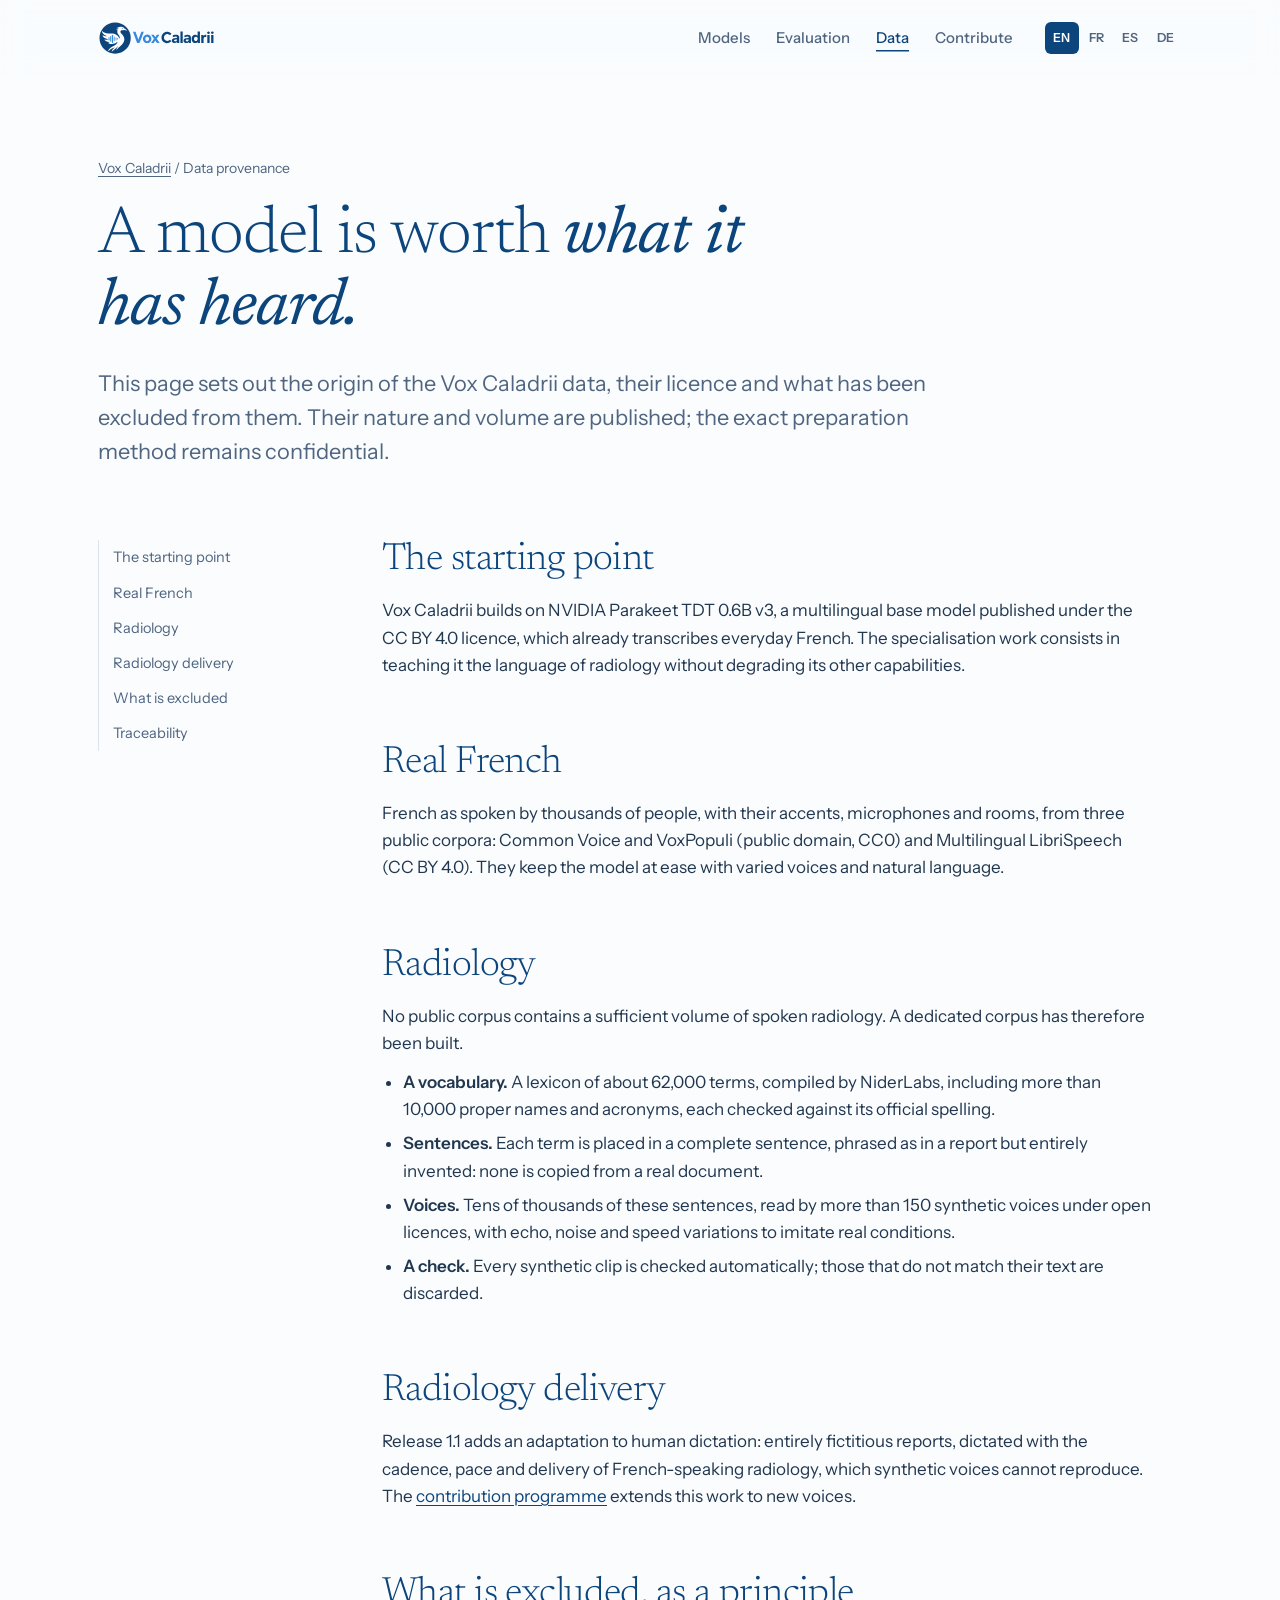
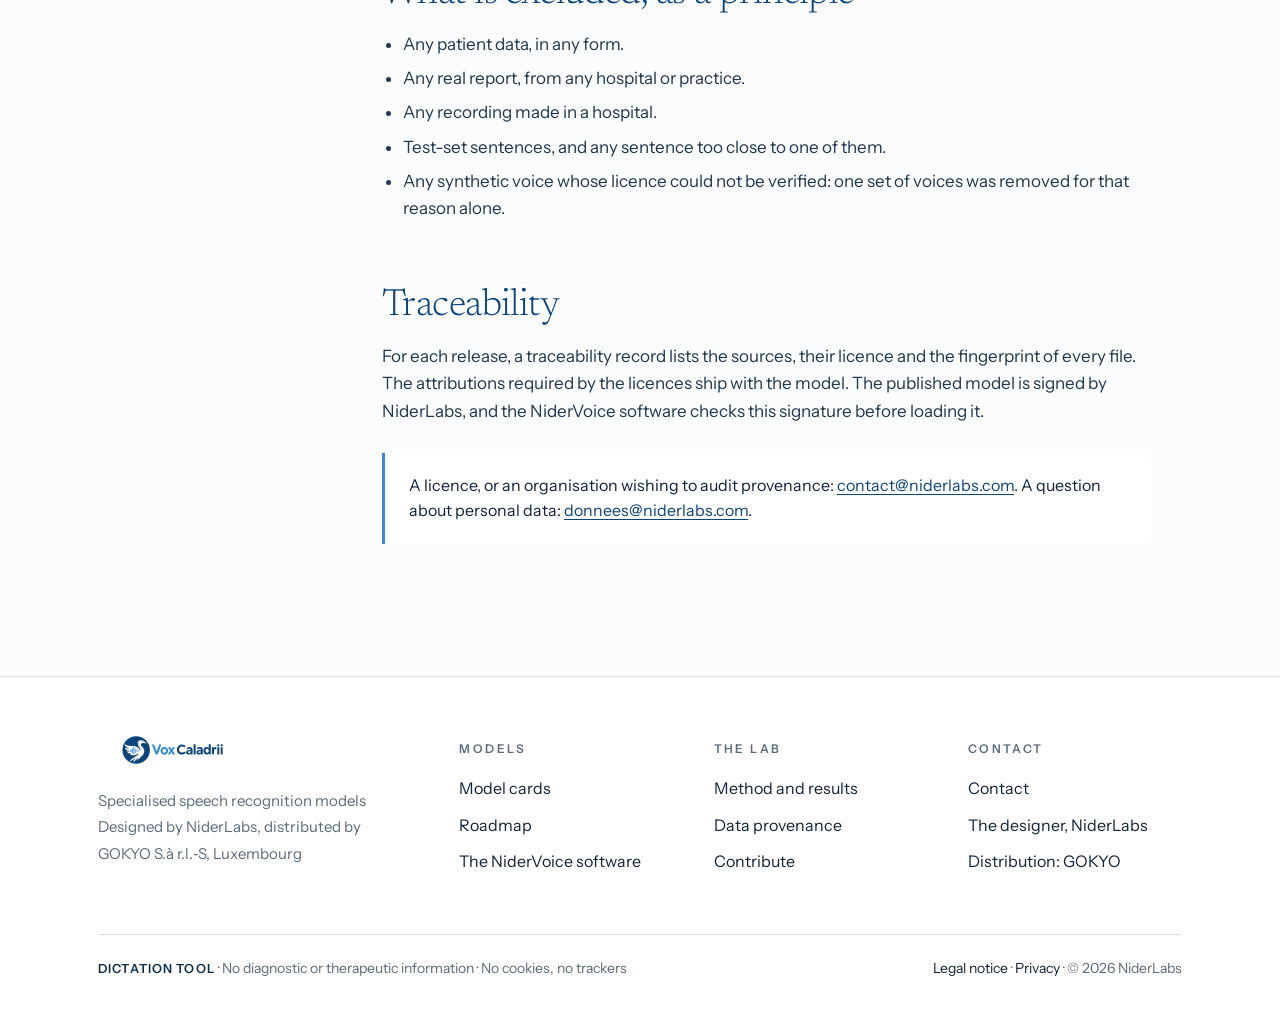
<file: donnees/index.html>
<!doctype html>
<html lang="en" data-langs="en fr es de">
<head>
<meta charset="utf-8">
<meta name="viewport" content="width=device-width,initial-scale=1,viewport-fit=cover">
<title>Data provenance — Vox Caladrii</title>
<meta name="description" content="What went into Vox Caladrii, and what never did: open-licence speech corpora, synthesised radiology sentences, no patient data, consented voice, full traceability.">
<meta name="theme-color" content="#FAFCFE">
<meta http-equiv="Content-Security-Policy" content="default-src 'self'; script-src 'self'; style-src 'self' 'unsafe-inline'; img-src 'self' data:; font-src 'self'; object-src 'none'; base-uri 'self'; form-action 'none'">
<meta property="og:type" content="website">
<meta property="og:title" content="Data provenance — Vox Caladrii">
<meta property="og:description" content="What went into Vox Caladrii, and what never did: open-licence speech corpora, synthesised radiology sentences, no patient data, consented voice, full traceability.">
<link rel="canonical" href="https://caladrii.com/donnees/">
<meta property="og:url" content="https://caladrii.com/donnees/">
<meta property="og:image" content="https://caladrii.com/assets/og-image.png">
<link rel="icon" href="/favicon.ico" sizes="any">
<link rel="icon" type="image/svg+xml" href="/assets/vox-caladrii-icon.svg">
<link rel="manifest" href="/site.webmanifest">
<link rel="stylesheet" href="/assets/cl.css?v=20261126a">
</head>
<body>
<a class="skip" href="#main">Skip to content</a>
<header>
  <div class="w bar">
    <a class="logo" href="/" aria-label="Vox Caladrii"><img src="/assets/vox-caladrii-logo.svg?v=20261116" width="170" height="34" alt="Vox Caladrii"></a>
    <nav aria-label="Navigation"><a href="/modeles/"><span data-fr>Modèles</span><span data-en>Models</span><span data-es>Modelos</span><span data-de>Modelle</span></a><a href="/evaluation/"><span data-fr>Évaluation</span><span data-en>Evaluation</span><span data-es>Evaluación</span><span data-de>Evaluierung</span></a><a href="/donnees/" aria-current=page><span data-fr>Données</span><span data-en>Data</span><span data-es>Datos</span><span data-de>Daten</span></a><a href="/contribuer/"><span data-fr>Contribuer</span><span data-en>Contribute</span><span data-es>Contribuir</span><span data-de>Mitwirken</span></a></nav>
    <div class="lang" role="group" aria-label="Language / Langue"><button type="button" data-lang="en" aria-pressed="true">EN</button><button type="button" data-lang="fr" aria-pressed="false">FR</button><button type="button" data-lang="es" aria-pressed="false">ES</button><button type="button" data-lang="de" aria-pressed="false">DE</button></div>
    <button class="menu-btn" type="button" aria-expanded="false">Menu</button>
  </div>
</header>
<main id="main">
<div class="w page-head">
  <div class="crumbs"><a href="/">Vox Caladrii</a> / <span data-fr>Origine des données</span><span data-en>Data provenance</span><span data-es>Origen de los datos</span><span data-de>Herkunft der Daten</span></div>
  <h1><span data-fr>Un modèle vaut <em>ce qu'il a entendu.</em></span><span data-en>A model is worth <em>what it has heard.</em></span><span data-es>Un modelo vale <em>lo que ha escuchado.</em></span><span data-de>Ein Modell ist so gut <em>wie das, was es gehört hat.</em></span></h1>
  <p class="lead" data-fr>Cette page présente l'origine des données de Vox Caladrii, leur licence et les éléments qui en ont été écartés. Leur nature et leur volume sont publiés ; la méthode exacte de préparation demeure confidentielle.</p>
  <p class="lead" data-en>This page sets out the origin of the Vox Caladrii data, their licence and what has been excluded from them. Their nature and volume are published; the exact preparation method remains confidential.</p><p class="lead" data-es>Esta página presenta el origen de los datos de Vox Caladrii, su licencia y los elementos que se han excluido. Su naturaleza y su volumen se publican; el método exacto de preparación sigue siendo confidencial.</p><p class="lead" data-de>Diese Seite legt die Herkunft der Daten von Vox Caladrii, ihre Lizenz und das davon Ausgeschlossene dar. Art und Umfang werden veröffentlicht; das genaue Aufbereitungsverfahren bleibt vertraulich.</p>
</div>

<section style="padding-top:24px">
  <div class="w layout-toc">
    <nav class="toc" aria-label="Sommaire">
      <a href="#depart"><span data-fr>Le point de départ</span><span data-en>The starting point</span><span data-es>El punto de partida</span><span data-de>Der Ausgangspunkt</span></a>
      <a href="#reel"><span data-fr>Le français réel</span><span data-en>Real French</span><span data-es>Francés real</span><span data-de>Echtes Französisch</span></a>
      <a href="#radiologie"><span data-fr>La radiologie</span><span data-en>Radiology</span><span data-es>Radiología</span><span data-de>Radiologie</span></a>
      <a href="#voix"><span data-fr>L'élocution radiologique</span><span data-en>Radiology delivery</span><span data-es>La elocución radiológica</span><span data-de>Die radiologische Sprechweise</span></a>
      <a href="#exclu"><span data-fr>Ce qui est exclu</span><span data-en>What is excluded</span><span data-es>Qué queda excluido</span><span data-de>Was ausgeschlossen ist</span></a>
      <a href="#trace"><span data-fr>Traçabilité</span><span data-en>Traceability</span><span data-es>Trazabilidad</span><span data-de>Nachverfolgbarkeit</span></a>
    </nav>
    <div class="prose">
      <h2 id="depart"><span data-fr>Le point de départ</span><span data-en>The starting point</span><span data-es>El punto de partida</span><span data-de>Der Ausgangspunkt</span></h2>
      <p data-fr>Vox Caladrii s'appuie sur NVIDIA Parakeet TDT 0.6B v3, un socle multilingue publié sous licence CC BY 4.0, qui transcrit déjà le français courant. Le travail de spécialisation consiste à lui enseigner la langue de la radiologie sans dégrader ses autres capacités.</p>
      <p data-en>Vox Caladrii builds on NVIDIA Parakeet TDT 0.6B v3, a multilingual base model published under the CC BY 4.0 licence, which already transcribes everyday French. The specialisation work consists in teaching it the language of radiology without degrading its other capabilities.</p><p data-es>Vox Caladrii se apoya en NVIDIA Parakeet TDT 0.6B v3, una base multilingüe publicada bajo licencia CC BY 4.0, que ya transcribe el francés corriente. El trabajo de especialización consiste en enseñarle el lenguaje de la radiología sin degradar sus demás capacidades.</p><p data-de>Vox Caladrii baut auf NVIDIA Parakeet TDT 0.6B v3 auf, einem mehrsprachigen Basismodell unter der Lizenz CC BY 4.0, das Alltagsfranzösisch bereits transkribiert. Die Spezialisierung besteht darin, ihm die Sprache der Radiologie beizubringen, ohne seine übrigen Fähigkeiten zu beeinträchtigen.</p>

      <h2 id="reel"><span data-fr>Le français réel</span><span data-en>Real French</span><span data-es>Francés real</span><span data-de>Echtes Französisch</span></h2>
      <p data-fr>Le français parlé par des milliers de personnes, avec leurs accents, leurs micros et leurs pièces, issues de trois corpus publics : Common Voice et VoxPopuli (domaine public, CC0) et Multilingual LibriSpeech (CC BY 4.0). Elles gardent le modèle à l'aise avec des voix variées et une langue naturelle.</p>
      <p data-en>French as spoken by thousands of people, with their accents, microphones and rooms, from three public corpora: Common Voice and VoxPopuli (public domain, CC0) and Multilingual LibriSpeech (CC BY 4.0). They keep the model at ease with varied voices and natural language.</p><p data-es>El francés hablado por miles de personas, con sus acentos, sus micrófonos y sus salas, procedente de tres corpus públicos: Common Voice y VoxPopuli (dominio público, CC0) y Multilingual LibriSpeech (CC BY 4.0). Mantienen el modelo a gusto con voces variadas y un lenguaje natural.</p><p data-de>Französisch, wie es Tausende von Menschen sprechen, mit ihren Akzenten, Mikrofonen und Räumen, aus drei öffentlichen Korpora: Common Voice und VoxPopuli (gemeinfrei, CC0) und Multilingual LibriSpeech (CC BY 4.0). Sie halten das Modell sicher im Umgang mit vielfältigen Stimmen und natürlicher Sprache.</p>

      <h2 id="radiologie"><span data-fr>La radiologie</span><span data-en>Radiology</span><span data-es>Radiología</span><span data-de>Radiologie</span></h2>
      <p data-fr>Aucun corpus public ne contient un volume suffisant de radiologie parlée. Un corpus dédié a donc été constitué.</p>
      <p data-en>No public corpus contains a sufficient volume of spoken radiology. A dedicated corpus has therefore been built.</p><p data-es>Ningún corpus público contiene un volumen suficiente de radiología hablada. Se ha constituido, por tanto, un corpus específico.</p><p data-de>Kein öffentliches Korpus enthält gesprochene Radiologie in ausreichendem Umfang. Daher wurde ein eigenes Korpus aufgebaut.</p>
      <ul>
        <li data-fr><b>Un vocabulaire.</b> Un lexique d'environ 62 000 termes, constitué par NiderLabs, dont plus de 10 000 noms propres et sigles, chacun vérifié dans son orthographe officielle.</li>
        <li data-en><b>A vocabulary.</b> A lexicon of about 62,000 terms, compiled by NiderLabs, including more than 10,000 proper names and acronyms, each checked against its official spelling.</li><li data-es><b>Un vocabulario.</b> Un léxico de aproximadamente 62.000 términos, compilado por NiderLabs, que incluye más de 10.000 nombres propios y acrónimos, cada uno verificado frente a su ortografía oficial.</li><li data-de><b>Ein Vokabular.</b> Ein Lexikon mit etwa 62.000 Begriffen, zusammengestellt von NiderLabs, einschließlich mehr als 10.000 Eigennamen und Abkürzungen, die jeweils mit ihrer offiziellen Schreibweise abgeglichen wurden.</li>
        <li data-fr><b>Des phrases.</b> Chaque terme est placé dans une phrase complète, rédigée comme dans un compte rendu, mais entièrement inventée : aucune n'est copiée d'un document réel.</li>
        <li data-en><b>Sentences.</b> Each term is placed in a complete sentence, phrased as in a report but entirely invented: none is copied from a real document.</li><li data-es><b>Frases.</b> Cada término se coloca en una frase completa, redactada como en un informe pero totalmente inventada: ninguno está copiado de un documento real.</li><li data-de><b>Sätze.</b> Jeder Begriff wird in einen vollständigen Satz eingebettet, formuliert wie in einem Bericht, aber vollständig erfunden: keiner ist einem echten Dokument entnommen.</li>
        <li data-fr><b>Des voix.</b> Des dizaines de milliers de ces phrases, lues par plus de 150 voix de synthèse sous licence ouverte, avec de l'écho, du bruit et des variations de débit pour imiter les conditions réelles.</li>
        <li data-en><b>Voices.</b> Tens of thousands of these sentences, read by more than 150 synthetic voices under open licences, with echo, noise and speed variations to imitate real conditions.</li><li data-es><b>Voces.</b> Decenas de miles de estas frases, leídas por más de 150 voces sintéticas con licencias abiertas, con eco, ruido y variaciones de velocidad para imitar las condiciones reales.</li><li data-de><b>Stimmen.</b> Zehntausende dieser Sätze, gelesen von mehr als 150 synthetischen Stimmen unter offenen Lizenzen, mit Hall, Rauschen und Tempovariationen, um reale Bedingungen nachzubilden.</li>
        <li data-fr><b>Un contrôle.</b> Chaque extrait de synthèse est contrôlé automatiquement ; ceux qui ne correspondent pas à leur texte sont écartés.</li>
        <li data-en><b>A check.</b> Every synthetic clip is checked automatically; those that do not match their text are discarded.</li><li data-es><b>Un control.</b> Cada fragmento sintético se verifica automáticamente; los que no corresponden a su texto se descartan.</li><li data-de><b>Eine Kontrolle.</b> Jeder synthetische Ausschnitt wird automatisch geprüft; diejenigen, die nicht zu ihrem Text passen, werden verworfen.</li>
      </ul>

      <h2 id="voix"><span data-fr>L'élocution radiologique</span><span data-en>Radiology delivery</span><span data-es>La elocución radiológica</span><span data-de>Die radiologische Sprechweise</span></h2>
      <p data-fr>La version 1.1 ajoute une adaptation à la dictée humaine : des comptes rendus entièrement fictifs, dictés avec la cadence, le débit et l'élocution propres à la radiologie francophone, que des voix de synthèse ne savent pas reproduire. Le <a href="/contribuer/">programme de contribution</a> élargit ce travail à de nouvelles voix.</p>
      <p data-en>Release 1.1 adds an adaptation to human dictation: entirely fictitious reports, dictated with the cadence, pace and delivery of French-speaking radiology, which synthetic voices cannot reproduce. The <a href="/contribuer/">contribution programme</a> extends this work to new voices.</p><p data-es>La versión 1.1 añade una adaptación al dictado humano: informes completamente ficticios, dictados con la cadencia, el ritmo y la elocución propios de la radiología francófona, que las voces sintéticas no saben reproducir. El <a href="/contribuer/">programa de contribución</a> extiende este trabajo a nuevas voces.</p><p data-de>Version 1.1 ergänzt eine Anpassung an das menschliche Diktat: vollständig fiktive Befundberichte, diktiert mit der Kadenz, dem Tempo und der Sprechweise der französischsprachigen Radiologie, die synthetische Stimmen nicht nachbilden können. Das <a href="/contribuer/">Mitwirkungsprogramm</a> erweitert diese Arbeit auf neue Stimmen.</p>

      <h2 id="exclu"><span data-fr>Ce qui est exclu, par principe</span><span data-en>What is excluded, as a principle</span><span data-es>Qué queda excluido, como principio</span><span data-de>Was ausgeschlossen ist, als Prinzip</span></h2>
      <ul>
        <li data-fr>Toute donnée de patient, sous quelque forme que ce soit.</li>
        <li data-en>Any patient data, in any form.</li><li data-es>Cualquier dato de paciente, en cualquier forma.</li><li data-de>Jegliche Patientendaten, in welcher Form auch immer.</li>
        <li data-fr>Tout compte rendu réel, de quelque hôpital ou cabinet que ce soit.</li>
        <li data-en>Any real report, from any hospital or practice.</li><li data-es>Cualquier informe real, de cualquier hospital o consulta.</li><li data-de>Jeder echte Bericht, aus jedem Krankenhaus oder jeder Praxis.</li>
        <li data-fr>Tout enregistrement fait dans un hôpital.</li>
        <li data-en>Any recording made in a hospital.</li><li data-es>Cualquier grabación realizada en un hospital.</li><li data-de>Jede Aufnahme, die in einem Krankenhaus gemacht wurde.</li>
        <li data-fr>Les phrases des jeux de test, et toute phrase trop proche de l'une d'elles.</li>
        <li data-en>Test-set sentences, and any sentence too close to one of them.</li><li data-es>Las frases de los conjuntos de prueba, y cualquier frase demasiado parecida a una de ellas.</li><li data-de>Sätze aus den Testdatensätzen und jeder Satz, der einem davon zu ähnlich ist.</li>
        <li data-fr>Toute voix de synthèse dont la licence n'a pas pu être vérifiée : un jeu de voix a été retiré pour cette seule raison.</li>
        <li data-en>Any synthetic voice whose licence could not be verified: one set of voices was removed for that reason alone.</li><li data-es>Cualquier voz sintética cuya licencia no pudo verificarse: un conjunto de voces fue eliminado por esa razón sola.</li><li data-de>Jede synthetische Stimme, deren Lizenz nicht überprüft werden konnte: eine Gruppe von Stimmen wurde aus diesem Grund allein entfernt.</li>
      </ul>

      <h2 id="trace"><span data-fr>Traçabilité</span><span data-en>Traceability</span><span data-es>Trazabilidad</span><span data-de>Nachverfolgbarkeit</span></h2>
      <p data-fr>Pour chaque version, un dossier de traçabilité recense les sources, leur licence et l'empreinte de chaque fichier. Les attributions exigées par les licences accompagnent le modèle. Le modèle publié est signé par NiderLabs, et le logiciel NiderVoice vérifie cette signature avant de le charger.</p>
      <p data-en>For each release, a traceability record lists the sources, their licence and the fingerprint of every file. The attributions required by the licences ship with the model. The published model is signed by NiderLabs, and the NiderVoice software checks this signature before loading it.</p><p data-es>Para cada versión, un registro de trazabilidad enumera las fuentes, sus licencias y la huella de cada archivo. Las atribuciones requeridas por las licencias se incluyen con el modelo. El modelo publicado está firmado por NiderLabs, y el software NiderVoice verifica esta firma antes de cargarlo.</p><p data-de>Für jede Veröffentlichung führt ein Nachverfolgungsprotokoll die Quellen, deren Lizenz und die Prüfsumme jeder Datei auf. Die von den Lizenzen geforderten Attribuierungen werden mit dem Modell ausgeliefert. Das veröffentlichte Modell wird von NiderLabs signiert, und die NiderVoice-Software überprüft diese Signatur vor dem Laden.</p>
      <div class="callout" data-fr>Une licence, ou une organisation qui souhaite auditer la provenance : <a class="mel" data-u="contact" data-d="niderlabs.com" data-voir href="https://niderlabs.com/#contact">contact [at] niderlabs.com</a>. Une question sur des données personnelles : <a class="mel" data-u="donnees" data-d="niderlabs.com" data-voir href="https://niderlabs.com/#contact">donnees [at] niderlabs.com</a>.</div>
      <div class="callout" data-en>A licence, or an organisation wishing to audit provenance: <a class="mel" data-u="contact" data-d="niderlabs.com" data-voir href="https://niderlabs.com/#contact">contact [at] niderlabs.com</a>. A question about personal data: <a class="mel" data-u="donnees" data-d="niderlabs.com" data-voir href="https://niderlabs.com/#contact">donnees [at] niderlabs.com</a>.</div><div class="callout" data-es>Una licencia, o una organización que desee auditar el origen: <a class="mel" data-u="contact" data-d="niderlabs.com" data-voir href="https://niderlabs.com/#contact">contact [at] niderlabs.com</a>. Una pregunta sobre datos personales: <a class="mel" data-u="donnees" data-d="niderlabs.com" data-voir href="https://niderlabs.com/#contact">donnees [at] niderlabs.com</a>.</div><div class="callout" data-de>Eine Lizenz oder eine Organisation, die die Herkunft prüfen möchte: <a class="mel" data-u="contact" data-d="niderlabs.com" data-voir href="https://niderlabs.com/#contact">contact [at] niderlabs.com</a>. Eine Frage zu personenbezogenen Daten: <a class="mel" data-u="donnees" data-d="niderlabs.com" data-voir href="https://niderlabs.com/#contact">donnees [at] niderlabs.com</a>.</div>
    </div>
  </div>
</section>

</main>
<footer class="pc">
  <div class="w">
    <div class="pc-haut">
      <div class="pc-marque"><a href="/"><img src="/assets/vox-caladrii-logo.svg?v=20261116" width="150" height="30" alt="Vox Caladrii"></a><p><span data-fr>Modèles de reconnaissance vocale spécialisés</span><span data-en>Specialised speech recognition models</span><span data-es>Modelos especializados de reconocimiento de voz</span><span data-de>Spezialisierte Spracherkennungsmodelle</span><br><span data-fr>Conçus par NiderLabs, distribués par GOKYO&nbsp;S.à&nbsp;r.l.‑S, Luxembourg</span><span data-en>Designed by NiderLabs, distributed by GOKYO&nbsp;S.à&nbsp;r.l.‑S, Luxembourg</span><span data-es>Diseñados por NiderLabs, distribuidos por GOKYO&nbsp;S.à&nbsp;r.l.‑S, Luxemburgo</span><span data-de>Entwickelt von NiderLabs, vertrieben von GOKYO&nbsp;S.à&nbsp;r.l.‑S, Luxemburg</span></p></div>
      <nav class="pc-col"><h4><span data-fr>Modèles</span><span data-en>Models</span><span data-es>Modelos</span><span data-de>Modelle</span></h4><a href="/modeles/"><span data-fr>Fiches modèles</span><span data-en>Model cards</span><span data-es>Fichas de modelos</span><span data-de>Modellkarten</span></a><a href="/modeles/#feuille-de-route"><span data-fr>Feuille de route</span><span data-en>Roadmap</span><span data-es>Hoja de ruta</span><span data-de>Fahrplan</span></a><a href="https://nidervoice.com/" rel="noopener"><span data-fr>Le logiciel NiderVoice</span><span data-en>The NiderVoice software</span><span data-es>El software NiderVoice</span><span data-de>Die Software NiderVoice</span></a></nav>
      <nav class="pc-col"><h4><span data-fr>Le laboratoire</span><span data-en>The lab</span><span data-es>El laboratorio</span><span data-de>Das Labor</span></h4><a href="/evaluation/"><span data-fr>Méthode et résultats</span><span data-en>Method and results</span><span data-es>Método y resultados</span><span data-de>Methode und Ergebnisse</span></a><a href="/donnees/"><span data-fr>Origine des données</span><span data-en>Data provenance</span><span data-es>Origen de los datos</span><span data-de>Herkunft der Daten</span></a><a href="/contribuer/"><span data-fr>Contribuer</span><span data-en>Contribute</span><span data-es>Contribuir</span><span data-de>Mitwirken</span></a></nav>
      <nav class="pc-col"><h4><span data-fr>Contact</span><span data-en>Contact</span><span data-es>Contacto</span><span data-de>Kontakt</span></h4><a href="/contribuer/#contact"><span data-fr>Contact</span><span data-en>Contact</span><span data-es>Contacto</span><span data-de>Kontakt</span></a><a href="https://niderlabs.com/" rel="noopener"><span data-fr>Le concepteur NiderLabs</span><span data-en>The designer, NiderLabs</span><span data-es>El diseñador NiderLabs</span><span data-de>Der Entwickler NiderLabs</span></a><a href="/mentions-legales/"><span data-fr>Distribution : GOKYO</span><span data-en>Distribution: GOKYO</span><span data-es>Distribución: GOKYO</span><span data-de>Vertrieb: GOKYO</span></a></nav>
    </div>
    <div class="pc-bas">
      <p><b><span data-fr>Outil de dictée</span><span data-en>Dictation tool</span><span data-es>Herramienta de dictado</span><span data-de>Diktierwerkzeug</span></b> · <span data-fr>Aucune information à visée diagnostique ou thérapeutique</span><span data-en>No diagnostic or therapeutic information</span><span data-es>Ninguna información con fines diagnósticos o terapéuticos</span><span data-de>Keine diagnostischen oder therapeutischen Informationen</span> · <span data-fr>Aucun cookie, aucun traceur</span><span data-en>No cookies, no trackers</span><span data-es>Sin cookies ni rastreadores</span><span data-de>Keine Cookies, keine Tracker</span></p>
      <p class="pc-legal"><a href="/mentions-legales/"><span data-fr>Mentions légales</span><span data-en>Legal notice</span><span data-es>Aviso legal</span><span data-de>Impressum</span></a> · <a href="/mentions-legales/#confidentialite"><span data-fr>Confidentialité</span><span data-en>Privacy</span><span data-es>Privacidad</span><span data-de>Datenschutz</span></a> · © 2026 NiderLabs</p>
    </div>
  </div>
</footer>
<script src="/assets/cl.js?v=20261125e"></script>
</body>
</html>
</file>
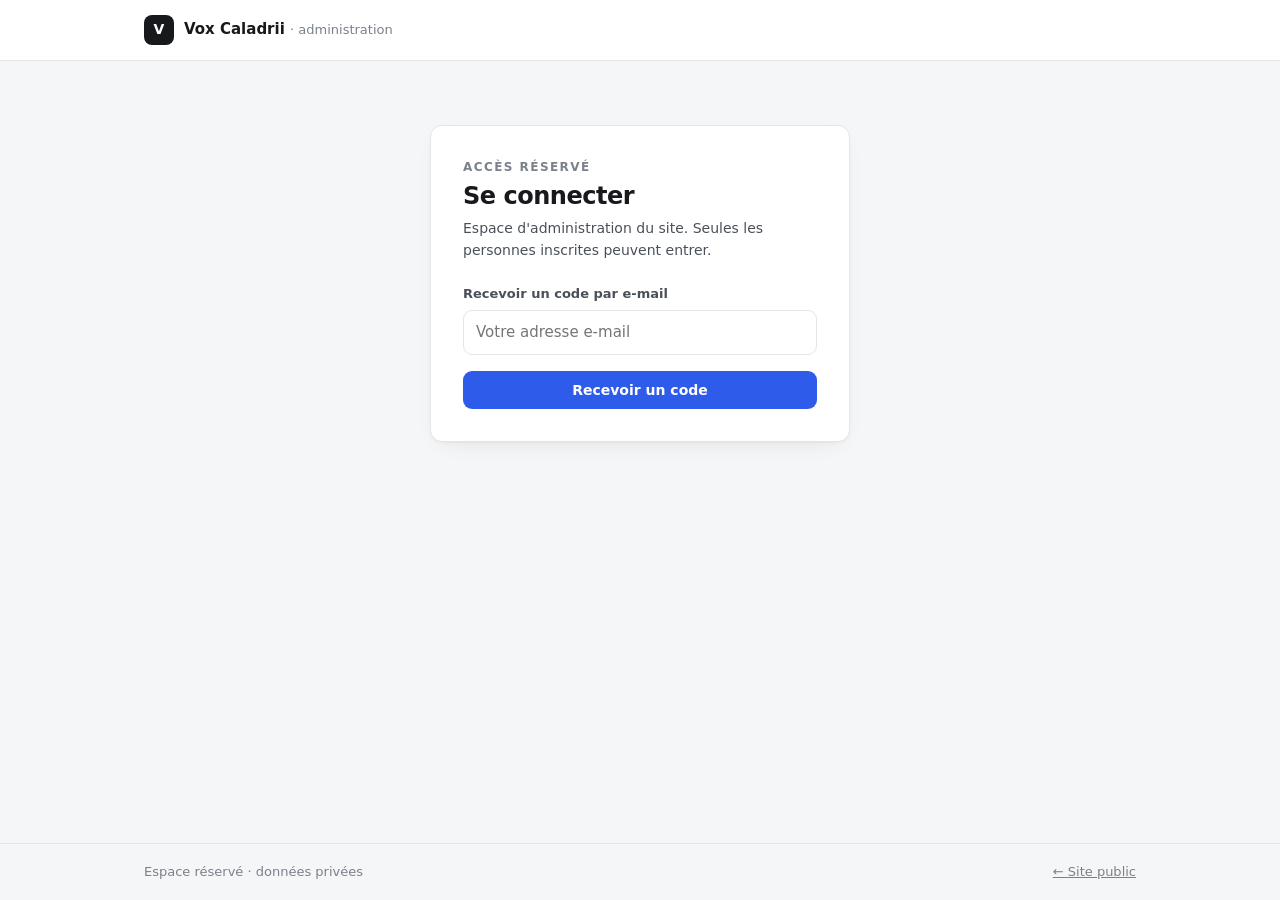
<file: espace/index.html>
<!doctype html>
<html lang="fr">
<head>
<meta charset="utf-8">
<meta name="viewport" content="width=device-width,initial-scale=1,viewport-fit=cover">
<meta name="robots" content="noindex,nofollow">
<title>Connexion</title>
<link rel="icon" href="data:,">
<link rel="stylesheet" href="espace.css?v=20261104a">
</head>
<body>
<div id="haut"></div>

<main>
  <div class="conteneur">
    <!-- Connexion -->
    <section class="carte connexion" id="connexion" aria-labelledby="titre-connexion" hidden>
      <div class="surtitre">Accès réservé</div>
      <h1 id="titre-connexion">Se connecter</h1>
      <p class="chapeau">Espace d'administration du site. Seules les personnes inscrites peuvent entrer.</p>
      <p class="message erreur" id="msg-erreur" role="alert" hidden></p>
      <p class="message info" id="msg-info" role="status" hidden></p>

      <div id="bloc-google" hidden>
        <div id="g-btn"></div>
        <div class="ou">ou</div>
      </div>

      <form id="f-email" novalidate>
        <label class="champ"><span>Recevoir un code par e-mail</span>
          <input type="email" id="in-email" autocomplete="email" placeholder="Votre adresse e-mail" required></label>
        <button class="btn btn-principal btn-large" type="submit" id="btn-code">Recevoir un code</button>
      </form>

      <form id="f-code" novalidate hidden>
        <label class="champ"><span>Code reçu par e-mail</span>
          <input type="text" id="in-code" class="code" inputmode="numeric" autocomplete="one-time-code" maxlength="6" placeholder="••••••" required></label>
        <button class="btn btn-principal btn-large" type="submit" id="btn-verif">Se connecter</button>
        <p class="petit">Code valable 10 minutes. Pensez aux courriers indésirables. <button type="button" class="lien" id="btn-retour">Changer d'adresse</button></p>
      </form>
    </section>

    <!-- Accueil connecté -->
    <section id="accueil" hidden>
      <div class="tete">
        <div class="surtitre">Administration</div>
        <h1 id="bonjour">Bonjour.</h1>
        <p class="chapeau">Choisissez ce que vous souhaitez faire.</p>
      </div>
      <div class="tuiles" id="tuiles"></div>
    </section>
  </div>
</main>

<div id="bas"></div>
<script src="config.js"></script>
<script src="espace.js?v=20261104a"></script>
<script src="page-accueil.js?v=20261104a"></script>
</body>
</html>
</file>
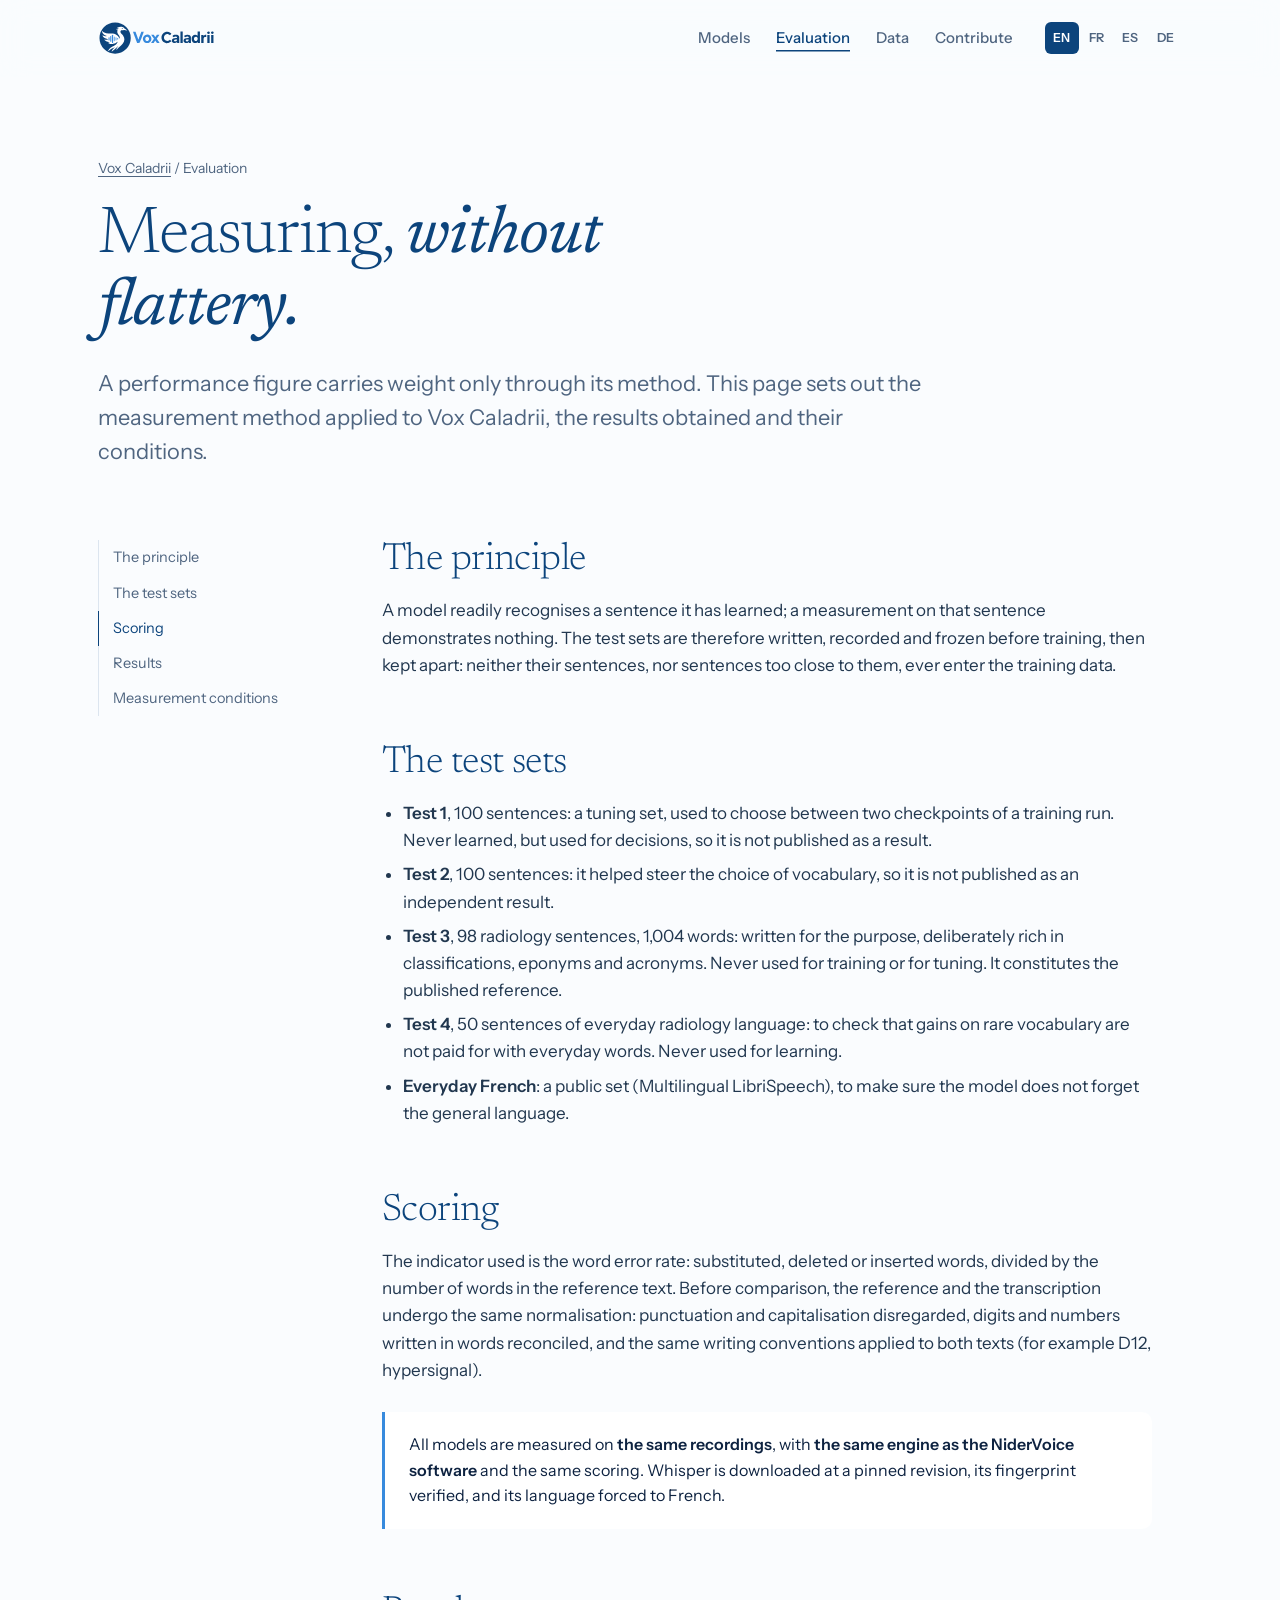
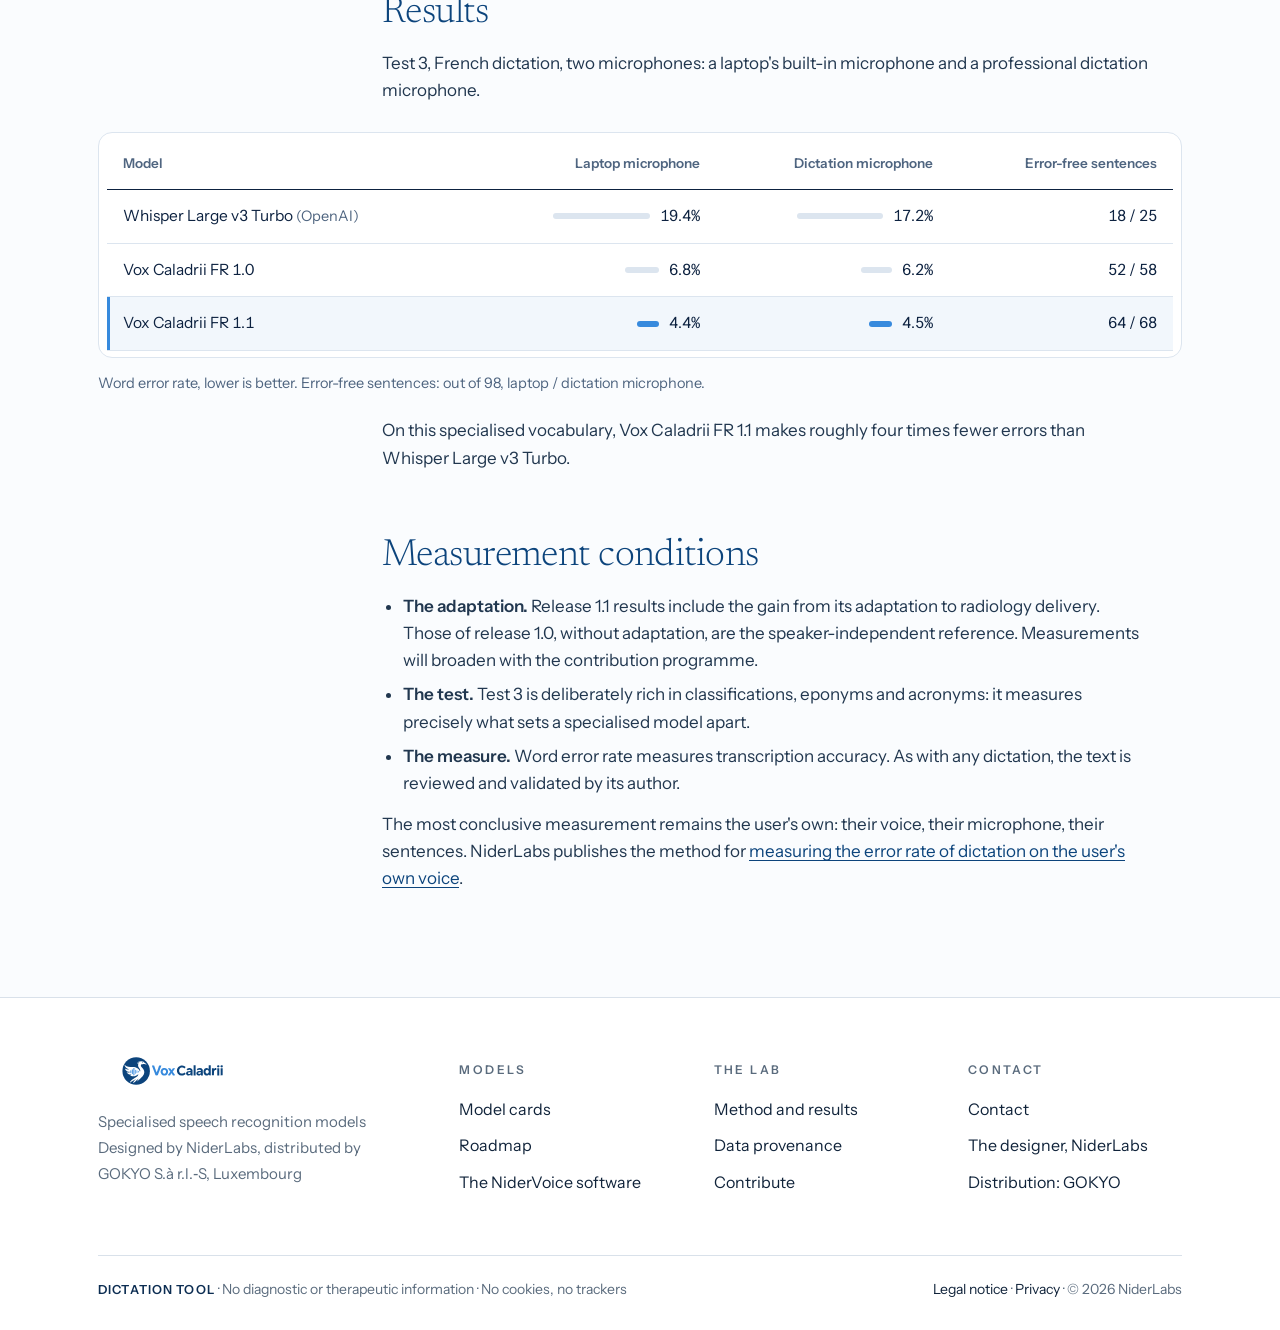
<file: evaluation/index.html>
<!doctype html>
<html lang="en" data-langs="en fr es de">
<head>
<meta charset="utf-8">
<meta name="viewport" content="width=device-width,initial-scale=1,viewport-fit=cover">
<title>Evaluation method and results — Vox Caladrii</title>
<meta name="description" content="How Vox Caladrii is measured: frozen test sets never used for training, word error rate, the same engine as the software, and the results with their limits.">
<meta name="theme-color" content="#FAFCFE">
<meta http-equiv="Content-Security-Policy" content="default-src 'self'; script-src 'self'; style-src 'self' 'unsafe-inline'; img-src 'self' data:; font-src 'self'; object-src 'none'; base-uri 'self'; form-action 'none'">
<meta property="og:type" content="website">
<meta property="og:title" content="Evaluation method and results — Vox Caladrii">
<meta property="og:description" content="How Vox Caladrii is measured: frozen test sets never used for training, word error rate, the same engine as the software, and the results with their limits.">
<link rel="canonical" href="https://caladrii.com/evaluation/">
<meta property="og:url" content="https://caladrii.com/evaluation/">
<meta property="og:image" content="https://caladrii.com/assets/og-image.png">
<link rel="icon" href="/favicon.ico" sizes="any">
<link rel="icon" type="image/svg+xml" href="/assets/vox-caladrii-icon.svg">
<link rel="manifest" href="/site.webmanifest">
<link rel="stylesheet" href="/assets/cl.css?v=20261126a">
</head>
<body>
<a class="skip" href="#main">Skip to content</a>
<header>
  <div class="w bar">
    <a class="logo" href="/" aria-label="Vox Caladrii"><img src="/assets/vox-caladrii-logo.svg?v=20261116" width="170" height="34" alt="Vox Caladrii"></a>
    <nav aria-label="Navigation"><a href="/modeles/"><span data-fr>Modèles</span><span data-en>Models</span><span data-es>Modelos</span><span data-de>Modelle</span></a><a href="/evaluation/" aria-current=page><span data-fr>Évaluation</span><span data-en>Evaluation</span><span data-es>Evaluación</span><span data-de>Evaluierung</span></a><a href="/donnees/"><span data-fr>Données</span><span data-en>Data</span><span data-es>Datos</span><span data-de>Daten</span></a><a href="/contribuer/"><span data-fr>Contribuer</span><span data-en>Contribute</span><span data-es>Contribuir</span><span data-de>Mitwirken</span></a></nav>
    <div class="lang" role="group" aria-label="Language / Langue"><button type="button" data-lang="en" aria-pressed="true">EN</button><button type="button" data-lang="fr" aria-pressed="false">FR</button><button type="button" data-lang="es" aria-pressed="false">ES</button><button type="button" data-lang="de" aria-pressed="false">DE</button></div>
    <button class="menu-btn" type="button" aria-expanded="false">Menu</button>
  </div>
</header>
<main id="main">
<div class="w page-head">
  <div class="crumbs"><a href="/">Vox Caladrii</a> / <span data-fr>Évaluation</span><span data-en>Evaluation</span><span data-es>Evaluación</span><span data-de>Evaluierung</span></div>
  <h1><span data-fr>Mesurer, <em>sans se flatter.</em></span><span data-en>Measuring, <em>without flattery.</em></span><span data-es>Medir, <em>sin complacencia.</em></span><span data-de>Messen, <em>ohne Schmeichelei.</em></span></h1>
  <p class="lead" data-fr>Une valeur de performance n'a de portée que par sa méthode. Cette page présente la méthode de mesure appliquée à Vox Caladrii, les résultats obtenus et leurs conditions.</p>
  <p class="lead" data-en>A performance figure carries weight only through its method. This page sets out the measurement method applied to Vox Caladrii, the results obtained and their conditions.</p><p class="lead" data-es>Un valor de rendimiento solo tiene alcance por su método. Esta página presenta el método de medición aplicado a Vox Caladrii, los resultados obtenidos y sus condiciones.</p><p class="lead" data-de>Ein Leistungswert hat nur durch seine Methode Aussagekraft. Diese Seite legt die auf Vox Caladrii angewendete Messmethode, die erzielten Ergebnisse und deren Bedingungen dar.</p>
</div>

<section style="padding-top:24px">
  <div class="w layout-toc">
    <nav class="toc" aria-label="Sommaire">
      <a href="#principe"><span data-fr>Le principe</span><span data-en>The principle</span><span data-es>El principio</span><span data-de>Das Prinzip</span></a>
      <a href="#jeux"><span data-fr>Les jeux de test</span><span data-en>The test sets</span><span data-es>Los conjuntos de prueba</span><span data-de>Die Testdatensätze</span></a>
      <a href="#calcul"><span data-fr>Le calcul</span><span data-en>Scoring</span><span data-es>El cálculo</span><span data-de>Die Berechnung</span></a>
      <a href="#resultats"><span data-fr>Les résultats</span><span data-en>Results</span><span data-es>Resultados</span><span data-de>Ergebnisse</span></a>
      <a href="#limites"><span data-fr>Conditions de mesure</span><span data-en>Measurement conditions</span><span data-es>Condiciones de medición</span><span data-de>Messbedingungen</span></a>
    </nav>
    <div class="prose">
      <h2 id="principe"><span data-fr>Le principe</span><span data-en>The principle</span><span data-es>El principio</span><span data-de>Das Prinzip</span></h2>
      <p data-fr>Un modèle reconnaît aisément une phrase qu'il a apprise ; une mesure sur cette phrase ne démontre rien. Les jeux de test sont donc rédigés, enregistrés et gelés avant l'entraînement, puis tenus à l'écart : ni leurs phrases, ni des phrases trop proches, n'entrent jamais dans les données d'apprentissage.</p>
      <p data-en>A model readily recognises a sentence it has learned; a measurement on that sentence demonstrates nothing. The test sets are therefore written, recorded and frozen before training, then kept apart: neither their sentences, nor sentences too close to them, ever enter the training data.</p><p data-es>Un modelo reconoce fácilmente una frase que ha aprendido; una medición sobre esa frase no demuestra nada. Los conjuntos de prueba se redactan, se graban y se congelan, por tanto, antes del entrenamiento, y después se mantienen aparte: ni sus frases, ni frases demasiado próximas, entran jamás en los datos de aprendizaje.</p><p data-de>Ein Modell erkennt einen gelernten Satz mühelos; eine Messung an diesem Satz belegt nichts. Die Testsätze werden daher vor dem Training verfasst, aufgenommen und eingefroren und anschließend getrennt gehalten: Weder ihre Sätze noch zu ähnliche Sätze gelangen jemals in die Trainingsdaten.</p>

      <h2 id="jeux"><span data-fr>Les jeux de test</span><span data-en>The test sets</span><span data-es>Los conjuntos de prueba</span><span data-de>Die Testdatensätze</span></h2>
      <ul>
        <li data-fr><b>Test 1</b>, 100 phrases : jeu de réglage, qui sert à choisir entre deux sauvegardes d'un entraînement. Jamais appris, mais utilisé pour décider : il n'est donc pas publié comme résultat.</li>
        <li data-en><b>Test 1</b>, 100 sentences: a tuning set, used to choose between two checkpoints of a training run. Never learned, but used for decisions, so it is not published as a result.</li><li data-es><b>Prueba 1</b>, 100 frases: un conjunto de ajuste, utilizado para elegir entre dos puntos de control de una ejecución de entrenamiento. Nunca aprendido, pero utilizado para decisiones, por lo que no se publica como resultado.</li><li data-de><b>Test 1</b>, 100 Sätze: ein Abstimmungsdatensatz, der verwendet wird, um zwischen zwei Kontrollpunkten eines Trainingslaufs zu wählen. Nie gelernt, aber für Entscheidungen verwendet, daher wird er nicht als Ergebnis veröffentlicht.</li>
        <li data-fr><b>Test 2</b>, 100 phrases : il a servi à orienter le choix du vocabulaire ; il n'est donc pas publié comme résultat indépendant.</li>
        <li data-en><b>Test 2</b>, 100 sentences: it helped steer the choice of vocabulary, so it is not published as an independent result.</li><li data-es><b>Prueba 2</b>, 100 frases: sirvió para orientar la elección del vocabulario, por lo que no se publica como resultado independiente.</li><li data-de><b>Test 2</b>, 100 Sätze: Er diente zur Auswahl des Vokabulars und wird daher nicht als unabhängiges Ergebnis veröffentlicht.</li>
        <li data-fr><b>Test 3</b>, 98 phrases radiologiques, 1 004 mots : rédigé à cette fin, volontairement riche en classifications, éponymes et sigles. Jamais utilisé pour l'apprentissage ni pour le réglage. Il constitue la référence publiée.</li>
        <li data-en><b>Test 3</b>, 98 radiology sentences, 1,004 words: written for the purpose, deliberately rich in classifications, eponyms and acronyms. Never used for training or for tuning. It constitutes the published reference.</li><li data-es><b>Test 3</b>, 98 frases radiológicas, 1 004 palabras: redactado al efecto, deliberadamente rico en clasificaciones, epónimos y siglas. Nunca utilizado para el aprendizaje ni para el ajuste. Constituye la referencia publicada.</li><li data-de><b>Test 3</b>, 98 radiologische Sätze, 1 004 Wörter: eigens verfasst, bewusst reich an Klassifikationen, Eponymen und Abkürzungen. Weder für das Training noch für die Abstimmung verwendet. Er bildet die veröffentlichte Referenz.</li>
        <li data-fr><b>Test 4</b>, 50 phrases de langage radiologique courant : pour vérifier qu'un gain sur le vocabulaire rare ne se paie pas sur les mots de tous les jours. Jamais utilisé pour apprendre.</li>
        <li data-en><b>Test 4</b>, 50 sentences of everyday radiology language: to check that gains on rare vocabulary are not paid for with everyday words. Never used for learning.</li><li data-es><b>Prueba 4</b>, 50 frases del lenguaje radiológico cotidiano: para verificar que los avances en vocabulario raro no se pagan con palabras cotidianas. Nunca utilizado para aprendizaje.</li><li data-de><b>Test 4</b>, 50 Sätze aus dem Alltag der Radiologie: um zu überprüfen, dass Fortschritte bei seltenem Vokabular nicht auf Kosten von Alltagswörtern gehen. Wird niemals zum Lernen verwendet.</li>
        <li data-fr><b>Français courant</b> : un jeu public (Multilingual LibriSpeech), pour s'assurer que le modèle n'oublie pas la langue générale.</li>
        <li data-en><b>Everyday French</b>: a public set (Multilingual LibriSpeech), to make sure the model does not forget the general language.</li><li data-es><b>Francés cotidiano</b>: un conjunto público (Multilingual LibriSpeech), para asegurarse de que el modelo no olvide el lenguaje general.</li><li data-de><b>Alltagssprachliches Französisch</b>: ein öffentlicher Datensatz (Multilingual LibriSpeech), um sicherzustellen, dass das Modell die allgemeine Sprache nicht vergisst.</li>
      </ul>

      <h2 id="calcul"><span data-fr>Le calcul</span><span data-en>Scoring</span><span data-es>El cálculo</span><span data-de>Die Berechnung</span></h2>
      <p data-fr>L'indicateur retenu est le taux de mots erronés : mots substitués, omis ou insérés, rapportés au nombre de mots du texte de référence. Avant comparaison, la référence et la transcription font l'objet de la même normalisation : ponctuation et majuscules neutralisées, chiffres et nombres écrits en lettres rapprochés, mêmes conventions d'écriture appliquées aux deux textes (par exemple D12, hypersignal).</p>
      <p data-en>The indicator used is the word error rate: substituted, deleted or inserted words, divided by the number of words in the reference text. Before comparison, the reference and the transcription undergo the same normalisation: punctuation and capitalisation disregarded, digits and numbers written in words reconciled, and the same writing conventions applied to both texts (for example D12, hypersignal).</p><p data-es>El indicador adoptado es la tasa de palabras erróneas: palabras sustituidas, omitidas o insertadas, divididas entre el número de palabras del texto de referencia. Antes de la comparación, la referencia y la transcripción se someten a la misma normalización: puntuación y mayúsculas neutralizadas, cifras y números escritos en letras equiparados, y las mismas convenciones de escritura aplicadas a ambos textos (por ejemplo D12, hipersignal).</p><p data-de>Maßgeblicher Indikator ist die Wortfehlerrate: ersetzte, ausgelassene oder eingefügte Wörter, geteilt durch die Zahl der Wörter des Referenztextes. Vor dem Vergleich werden Referenz und Transkription derselben Normalisierung unterzogen: Satzzeichen und Großschreibung bleiben unberücksichtigt, Ziffern und ausgeschriebene Zahlen werden gleichgesetzt, und auf beide Texte werden dieselben Schreibkonventionen angewendet (zum Beispiel D12, Hypersignal).</p>
      <div class="callout" data-fr>Tous les modèles sont mesurés sur <b>les mêmes enregistrements</b>, avec <b>le même moteur que le logiciel NiderVoice</b> et le même calcul. Whisper est téléchargé à une révision figée, son empreinte vérifiée, et la langue forcée en français.</div>
      <div class="callout" data-en>All models are measured on <b>the same recordings</b>, with <b>the same engine as the NiderVoice software</b> and the same scoring. Whisper is downloaded at a pinned revision, its fingerprint verified, and its language forced to French.</div><div class="callout" data-es>Todos los modelos se miden con <b>las mismas grabaciones</b>, con <b>el mismo motor que el software NiderVoice</b> y la misma puntuación. Whisper se descarga en una revisión anclada, se verifica su huella y se fuerza su idioma al francés.</div><div class="callout" data-de>Alle Modelle werden an <b>denselben Aufnahmen</b> gemessen, mit <b>derselben Engine wie die NiderVoice-Software</b> und derselben Bewertung. Whisper wird an einer festgelegten Revision heruntergeladen, seine Prüfsumme überprüft und seine Sprache auf Französisch erzwungen.</div>

      <h2 id="resultats"><span data-fr>Les résultats</span><span data-en>Results</span><span data-es>Resultados</span><span data-de>Ergebnisse</span></h2>
      <p data-fr>Test 3, dictée en français, deux micros : celui d'un ordinateur portable et un micro de dictée professionnel.</p>
      <p data-en>Test 3, French dictation, two microphones: a laptop's built-in microphone and a professional dictation microphone.</p><p data-es>Prueba 3, dictado en francés, dos micrófonos: el integrado de un portátil y un micrófono de dictado profesional.</p><p data-de>Test 3, Diktat auf Französisch, zwei Mikrofone: das eingebaute Mikrofon eines Laptops und ein professionelles Diktiermikrofon.</p>
    </div>
  </div>
  <div class="w" style="margin-top:28px">
    <div class="tbl-wrap reveal">
      <table class="tbl">
        <thead><tr><th><span data-fr>Modèle</span><span data-en>Model</span><span data-es>Modelo</span><span data-de>Modell</span></th><th class="r"><span data-fr>Micro d'ordinateur</span><span data-en>Laptop microphone</span><span data-es>Micrófono de portátil</span><span data-de>Laptop-Mikrofon</span></th><th class="r"><span data-fr>Micro de dictée</span><span data-en>Dictation microphone</span><span data-es>Micrófono de dictado</span><span data-de>Diktiermikrofon</span></th><th class="r"><span data-fr>Phrases sans erreur</span><span data-en>Error-free sentences</span><span data-es>Frases sin errores</span><span data-de>Fehlerfreie Sätze</span></th></tr></thead>
        <tbody>
          <tr><td>Whisper Large v3 Turbo <span class="small">(OpenAI)</span></td><td class="r"><div class="bar-cell"><i style="width:97px"></i><span data-fr>19,4 %</span><span data-en>19.4%</span><span data-es>19,4 %</span><span data-de>19,4 %</span></div></td><td class="r"><div class="bar-cell"><i style="width:86px"></i><span data-fr>17,2 %</span><span data-en>17.2%</span><span data-es>17,2 %</span><span data-de>17,2 %</span></div></td><td class="r num">18 / 25</td></tr>
          <tr><td>Vox Caladrii FR 1.0</td><td class="r"><div class="bar-cell"><i style="width:34px"></i><span data-fr>6,8 %</span><span data-en>6.8%</span><span data-es>6,8 %</span><span data-de>6,8 %</span></div></td><td class="r"><div class="bar-cell"><i style="width:31px"></i><span data-fr>6,2 %</span><span data-en>6.2%</span><span data-es>6,2 %</span><span data-de>6,2 %</span></div></td><td class="r num">52 / 58</td></tr>
          <tr class="us"><td>Vox Caladrii FR 1.1</td><td class="r"><div class="bar-cell"><i style="width:22px"></i><span data-fr>4,4 %</span><span data-en>4.4%</span><span data-es>4,4 %</span><span data-de>4,4 %</span></div></td><td class="r"><div class="bar-cell"><i style="width:23px"></i><span data-fr>4,5 %</span><span data-en>4.5%</span><span data-es>4,5 %</span><span data-de>4,5 %</span></div></td><td class="r num">64 / 68</td></tr>
        </tbody>
      </table>
    </div>
    <p class="small" style="margin-top:14px" data-fr>Taux de mots erronés, plus bas = meilleur. Phrases sans erreur : sur 98, micro d'ordinateur / micro de dictée.</p>
    <p class="small" style="margin-top:14px" data-en>Word error rate, lower is better. Error-free sentences: out of 98, laptop / dictation microphone.</p><p class="small" style="margin-top:14px" data-es>Tasa de error de palabras, cuanto menor mejor. Frases sin errores: de 98, portátil / micrófono de dictado.</p><p class="small" style="margin-top:14px" data-de>Wortfehlerrate, je niedriger, desto besser. Fehlerfreie Sätze: von 98, Laptop / Diktatmikrofon.</p>
  </div>
  <div class="w layout-toc" style="margin-top:8px">
    <div></div>
    <div class="prose">
      <p data-fr>Sur ce vocabulaire spécialisé, Vox Caladrii FR 1.1 fait environ quatre fois moins d'erreurs que Whisper Large v3 Turbo.</p>
      <p data-en>On this specialised vocabulary, Vox Caladrii FR 1.1 makes roughly four times fewer errors than Whisper Large v3 Turbo.</p><p data-es>En este vocabulario especializado, Vox Caladrii FR 1.1 comete aproximadamente cuatro veces menos errores que Whisper Large v3 Turbo.</p><p data-de>Bei diesem Fachvokabular macht Vox Caladrii FR 1.1 etwa viermal weniger Fehler als Whisper Large v3 Turbo.</p>

      <h2 id="limites"><span data-fr>Conditions de mesure</span><span data-en>Measurement conditions</span><span data-es>Condiciones de medición</span><span data-de>Messbedingungen</span></h2>
      <ul>
        <li data-fr><b>L'adaptation.</b> Les résultats de la version 1.1 intègrent le gain de son adaptation à l'élocution radiologique. Ceux de la version 1.0, sans adaptation, constituent la référence indépendante du locuteur. Les mesures s'élargiront avec le programme de contribution.</li>
        <li data-en><b>The adaptation.</b> Release 1.1 results include the gain from its adaptation to radiology delivery. Those of release 1.0, without adaptation, are the speaker-independent reference. Measurements will broaden with the contribution programme.</li><li data-es><b>La adaptación.</b> Los resultados de la versión 1.1 incluyen la mejora de su adaptación a la elocución radiológica. Los de la versión 1.0, sin adaptación, son la referencia independiente del locutor. Las mediciones se ampliarán con el programa de contribución.</li><li data-de><b>Die Anpassung.</b> Die Ergebnisse von Version 1.1 enthalten den Gewinn durch ihre Anpassung an die radiologische Sprechweise. Die von Version 1.0, ohne Anpassung, sind die sprecherunabhängige Referenz. Die Messungen werden mit dem Mitwirkungsprogramm erweitert.</li>
        <li data-fr><b>Le test.</b> Le test 3 est volontairement riche en classifications, éponymes et sigles : il mesure précisément ce qui distingue un modèle spécialisé.</li>
        <li data-en><b>The test.</b> Test 3 is deliberately rich in classifications, eponyms and acronyms: it measures precisely what sets a specialised model apart.</li><li data-es><b>La prueba.</b> La prueba 3 es deliberadamente rica en clasificaciones, epónimos y siglas: mide precisamente lo que distingue a un modelo especializado.</li><li data-de><b>Der Test.</b> Test 3 ist bewusst reich an Klassifikationen, Eponymen und Abkürzungen: Er misst genau das, was ein spezialisiertes Modell auszeichnet.</li>
        <li data-fr><b>La mesure.</b> Le taux de mots erronés mesure la fidélité de la transcription. Comme toute dictée, le texte est relu et validé par son auteur.</li>
        <li data-en><b>The measure.</b> Word error rate measures transcription accuracy. As with any dictation, the text is reviewed and validated by its author.</li><li data-es><b>La medida.</b> La tasa de error de palabras mide la fidelidad de la transcripción. Como en todo dictado, el texto es revisado y validado por su autor.</li><li data-de><b>Die Messung.</b> Die Wortfehlerrate misst die Genauigkeit der Transkription. Wie bei jedem Diktat wird der Text von seinem Verfasser geprüft und freigegeben.</li>
      </ul>
      <p data-fr>La mesure la plus probante demeure celle de l'utilisateur : sa voix, son microphone, ses phrases. NiderLabs publie la méthode de <a href="https://niderlabs.com/notes/mesurer-taux-erreur/">mesure du taux d'erreur d'une dictée sur la voix de l'utilisateur</a>.</p>
      <p data-en>The most conclusive measurement remains the user's own: their voice, their microphone, their sentences. NiderLabs publishes the method for <a href="https://niderlabs.com/notes/mesurer-taux-erreur/">measuring the error rate of dictation on the user's own voice</a>.</p><p data-es>La medición más concluyente sigue siendo la del propio usuario: su voz, su micrófono, sus frases. NiderLabs publica el método de <a href="https://niderlabs.com/notes/mesurer-taux-erreur/">medición de la tasa de error de un dictado con la voz del usuario</a>.</p><p data-de>Am aussagekräftigsten bleibt die Messung des Nutzers selbst: seine Stimme, sein Mikrofon, seine Sätze. NiderLabs veröffentlicht die Methode zur <a href="https://niderlabs.com/notes/mesurer-taux-erreur/">Messung der Fehlerrate eines Diktats mit der Stimme des Nutzers</a>.</p>
    </div>
  </div>
</section>

</main>
<footer class="pc">
  <div class="w">
    <div class="pc-haut">
      <div class="pc-marque"><a href="/"><img src="/assets/vox-caladrii-logo.svg?v=20261116" width="150" height="30" alt="Vox Caladrii"></a><p><span data-fr>Modèles de reconnaissance vocale spécialisés</span><span data-en>Specialised speech recognition models</span><span data-es>Modelos especializados de reconocimiento de voz</span><span data-de>Spezialisierte Spracherkennungsmodelle</span><br><span data-fr>Conçus par NiderLabs, distribués par GOKYO&nbsp;S.à&nbsp;r.l.‑S, Luxembourg</span><span data-en>Designed by NiderLabs, distributed by GOKYO&nbsp;S.à&nbsp;r.l.‑S, Luxembourg</span><span data-es>Diseñados por NiderLabs, distribuidos por GOKYO&nbsp;S.à&nbsp;r.l.‑S, Luxemburgo</span><span data-de>Entwickelt von NiderLabs, vertrieben von GOKYO&nbsp;S.à&nbsp;r.l.‑S, Luxemburg</span></p></div>
      <nav class="pc-col"><h4><span data-fr>Modèles</span><span data-en>Models</span><span data-es>Modelos</span><span data-de>Modelle</span></h4><a href="/modeles/"><span data-fr>Fiches modèles</span><span data-en>Model cards</span><span data-es>Fichas de modelos</span><span data-de>Modellkarten</span></a><a href="/modeles/#feuille-de-route"><span data-fr>Feuille de route</span><span data-en>Roadmap</span><span data-es>Hoja de ruta</span><span data-de>Fahrplan</span></a><a href="https://nidervoice.com/" rel="noopener"><span data-fr>Le logiciel NiderVoice</span><span data-en>The NiderVoice software</span><span data-es>El software NiderVoice</span><span data-de>Die Software NiderVoice</span></a></nav>
      <nav class="pc-col"><h4><span data-fr>Le laboratoire</span><span data-en>The lab</span><span data-es>El laboratorio</span><span data-de>Das Labor</span></h4><a href="/evaluation/"><span data-fr>Méthode et résultats</span><span data-en>Method and results</span><span data-es>Método y resultados</span><span data-de>Methode und Ergebnisse</span></a><a href="/donnees/"><span data-fr>Origine des données</span><span data-en>Data provenance</span><span data-es>Origen de los datos</span><span data-de>Herkunft der Daten</span></a><a href="/contribuer/"><span data-fr>Contribuer</span><span data-en>Contribute</span><span data-es>Contribuir</span><span data-de>Mitwirken</span></a></nav>
      <nav class="pc-col"><h4><span data-fr>Contact</span><span data-en>Contact</span><span data-es>Contacto</span><span data-de>Kontakt</span></h4><a href="/contribuer/#contact"><span data-fr>Contact</span><span data-en>Contact</span><span data-es>Contacto</span><span data-de>Kontakt</span></a><a href="https://niderlabs.com/" rel="noopener"><span data-fr>Le concepteur NiderLabs</span><span data-en>The designer, NiderLabs</span><span data-es>El diseñador NiderLabs</span><span data-de>Der Entwickler NiderLabs</span></a><a href="/mentions-legales/"><span data-fr>Distribution : GOKYO</span><span data-en>Distribution: GOKYO</span><span data-es>Distribución: GOKYO</span><span data-de>Vertrieb: GOKYO</span></a></nav>
    </div>
    <div class="pc-bas">
      <p><b><span data-fr>Outil de dictée</span><span data-en>Dictation tool</span><span data-es>Herramienta de dictado</span><span data-de>Diktierwerkzeug</span></b> · <span data-fr>Aucune information à visée diagnostique ou thérapeutique</span><span data-en>No diagnostic or therapeutic information</span><span data-es>Ninguna información con fines diagnósticos o terapéuticos</span><span data-de>Keine diagnostischen oder therapeutischen Informationen</span> · <span data-fr>Aucun cookie, aucun traceur</span><span data-en>No cookies, no trackers</span><span data-es>Sin cookies ni rastreadores</span><span data-de>Keine Cookies, keine Tracker</span></p>
      <p class="pc-legal"><a href="/mentions-legales/"><span data-fr>Mentions légales</span><span data-en>Legal notice</span><span data-es>Aviso legal</span><span data-de>Impressum</span></a> · <a href="/mentions-legales/#confidentialite"><span data-fr>Confidentialité</span><span data-en>Privacy</span><span data-es>Privacidad</span><span data-de>Datenschutz</span></a> · © 2026 NiderLabs</p>
    </div>
  </div>
</footer>
<script src="/assets/cl.js?v=20261125e"></script>
</body>
</html>
</file>
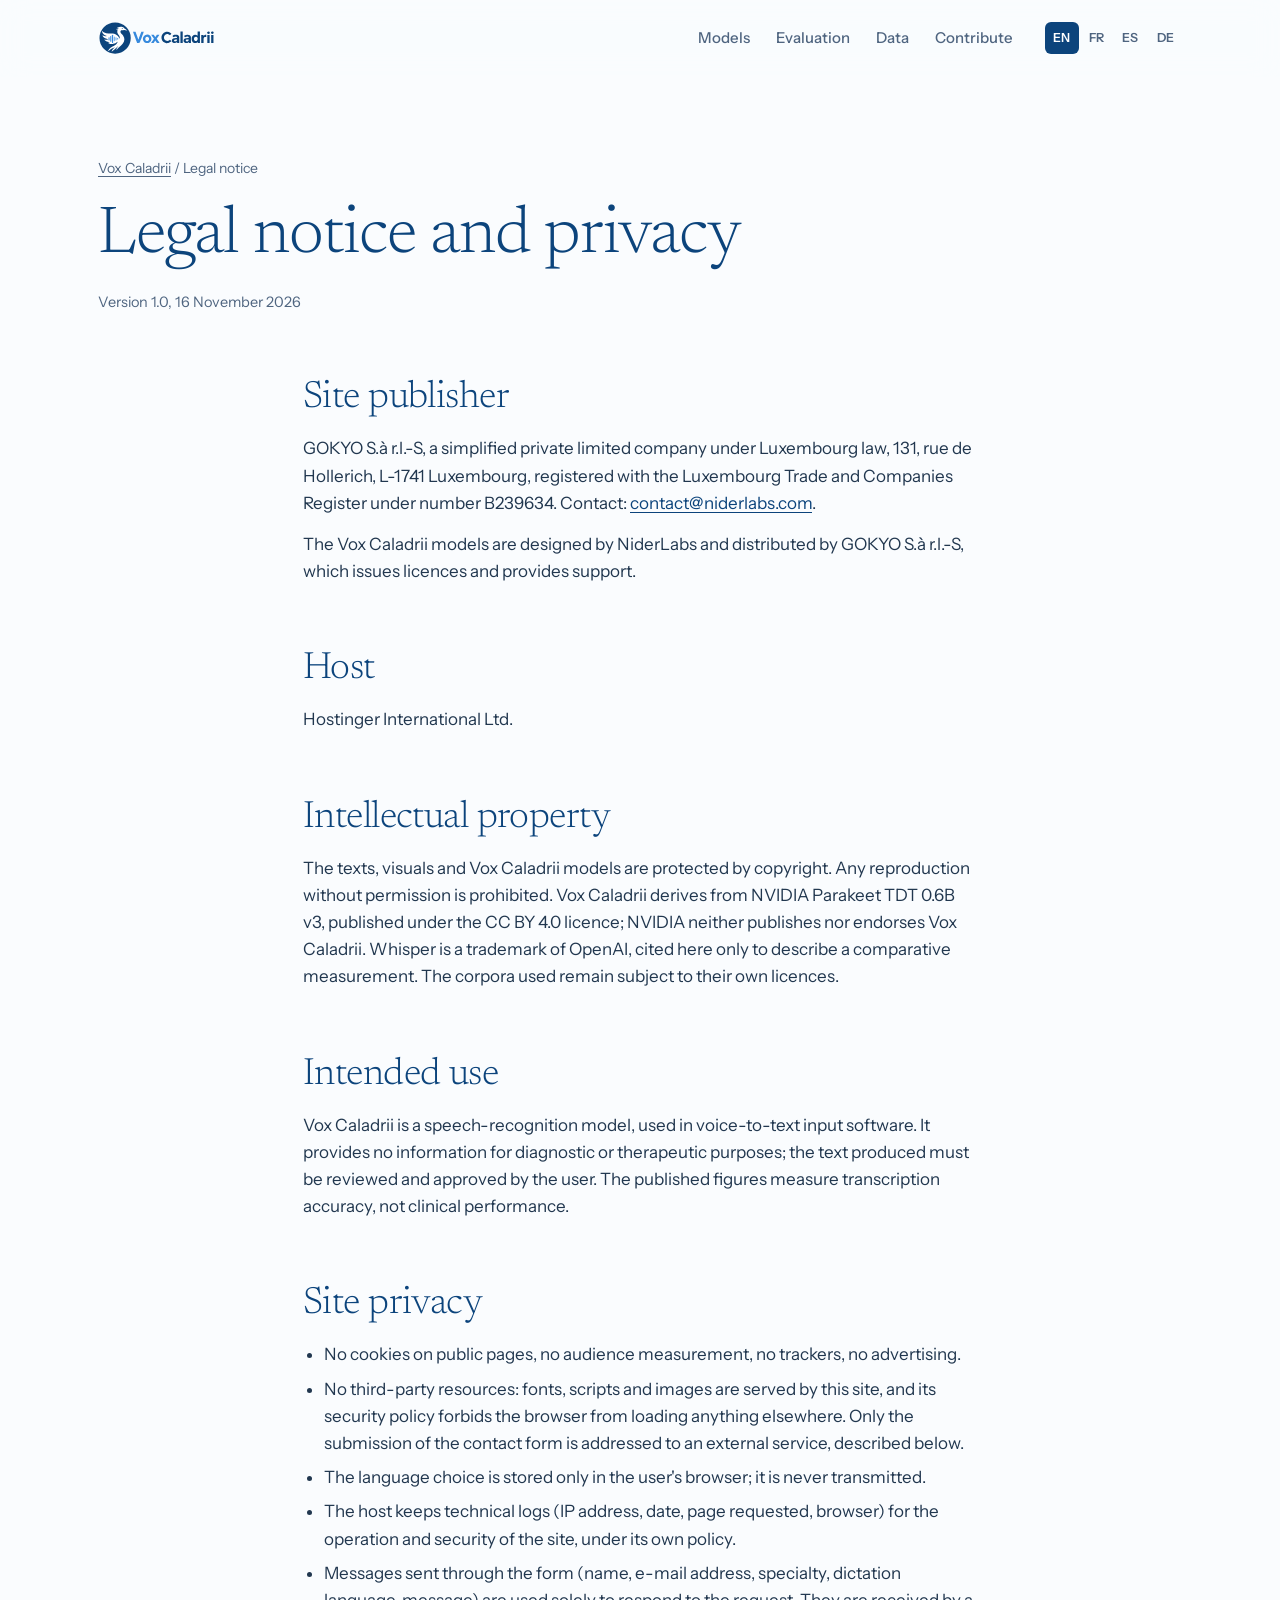
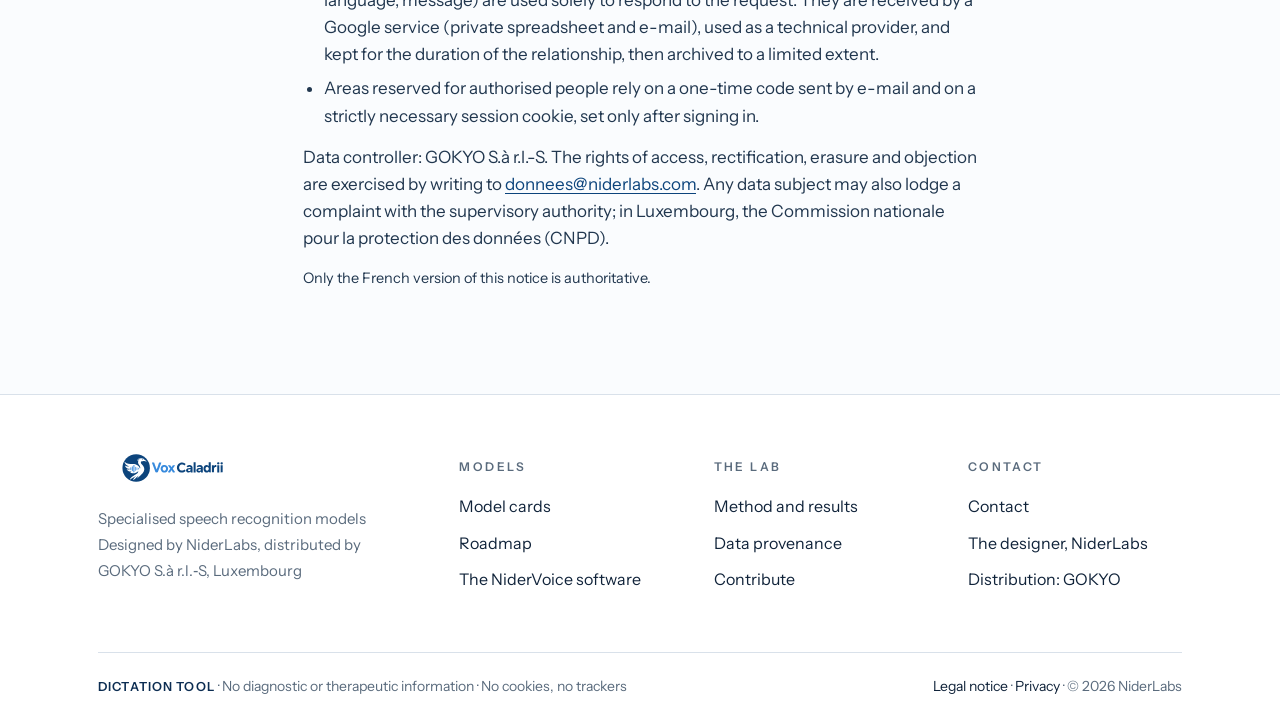
<file: mentions-legales/index.html>
<!doctype html>
<html lang="en" data-langs="en fr es de">
<head>
<meta charset="utf-8">
<meta name="viewport" content="width=device-width,initial-scale=1,viewport-fit=cover">
<title>Legal notice and privacy — Vox Caladrii</title>
<meta name="description" content="Publisher, distributor, host and privacy information for caladrii.com.">
<meta name="theme-color" content="#FAFCFE">
<meta http-equiv="Content-Security-Policy" content="default-src 'self'; script-src 'self'; style-src 'self' 'unsafe-inline'; img-src 'self' data:; font-src 'self'; object-src 'none'; base-uri 'self'; form-action 'none'">
<meta property="og:type" content="website">
<meta property="og:title" content="Legal notice and privacy — Vox Caladrii">
<meta property="og:description" content="Publisher, distributor, host and privacy information for caladrii.com.">
<link rel="canonical" href="https://caladrii.com/mentions-legales/">
<meta property="og:url" content="https://caladrii.com/mentions-legales/">
<meta property="og:image" content="https://caladrii.com/assets/og-image.png">
<link rel="icon" href="/favicon.ico" sizes="any">
<link rel="icon" type="image/svg+xml" href="/assets/vox-caladrii-icon.svg">
<link rel="manifest" href="/site.webmanifest">
<link rel="stylesheet" href="/assets/cl.css?v=20261126a">
</head>
<body>
<a class="skip" href="#main">Skip to content</a>
<header>
  <div class="w bar">
    <a class="logo" href="/" aria-label="Vox Caladrii"><img src="/assets/vox-caladrii-logo.svg?v=20261116" width="170" height="34" alt="Vox Caladrii"></a>
    <nav aria-label="Navigation"><a href="/modeles/"><span data-fr>Modèles</span><span data-en>Models</span><span data-es>Modelos</span><span data-de>Modelle</span></a><a href="/evaluation/"><span data-fr>Évaluation</span><span data-en>Evaluation</span><span data-es>Evaluación</span><span data-de>Evaluierung</span></a><a href="/donnees/"><span data-fr>Données</span><span data-en>Data</span><span data-es>Datos</span><span data-de>Daten</span></a><a href="/contribuer/"><span data-fr>Contribuer</span><span data-en>Contribute</span><span data-es>Contribuir</span><span data-de>Mitwirken</span></a></nav>
    <div class="lang" role="group" aria-label="Language / Langue"><button type="button" data-lang="en" aria-pressed="true">EN</button><button type="button" data-lang="fr" aria-pressed="false">FR</button><button type="button" data-lang="es" aria-pressed="false">ES</button><button type="button" data-lang="de" aria-pressed="false">DE</button></div>
    <button class="menu-btn" type="button" aria-expanded="false">Menu</button>
  </div>
</header>
<main id="main">
<div class="w page-head">
  <div class="crumbs"><a href="/">Vox Caladrii</a> / <span data-fr>Mentions légales</span><span data-en>Legal notice</span><span data-es>Aviso legal</span><span data-de>Impressum</span></div>
  <h1><span data-fr>Mentions légales et confidentialité</span><span data-en>Legal notice and privacy</span><span data-es>Aviso legal y privacidad</span><span data-de>Impressum und Datenschutz</span></h1>
  <p class="small" style="margin-top:18px"><span data-fr>Version 1.0, 16 novembre 2026</span><span data-en>Version 1.0, 16 November 2026</span><span data-es>Versión 1.0, 16 de noviembre de 2026</span><span data-de>Version 1.0, 16. November 2026</span></p>
</div>

<section style="padding-top:16px">
  <div class="w prose">
    <h2><span data-fr>Éditeur du site</span><span data-en>Site publisher</span><span data-es>Editor del sitio</span><span data-de>Herausgeber der Website</span></h2>
    <p data-fr>GOKYO S.à r.l.-S, société à responsabilité limitée simplifiée de droit luxembourgeois, 131, rue de Hollerich, L-1741 Luxembourg, immatriculée au Registre de commerce et des sociétés de Luxembourg sous le numéro B239634. Contact : <a class="mel" data-u="contact" data-d="niderlabs.com" data-voir href="https://niderlabs.com/#contact">contact [at] niderlabs.com</a>.</p>
    <p data-en>GOKYO S.à r.l.-S, a simplified private limited company under Luxembourg law, 131, rue de Hollerich, L-1741 Luxembourg, registered with the Luxembourg Trade and Companies Register under number B239634. Contact: <a class="mel" data-u="contact" data-d="niderlabs.com" data-voir href="https://niderlabs.com/#contact">contact [at] niderlabs.com</a>.</p><p data-es>GOKYO S.à r.l.-S, una sociedad de responsabilidad limitada simplificada bajo la ley luxemburguesa, 131, rue de Hollerich, L-1741 Luxemburgo, inscrita en el Registro de Comercio y Sociedades de Luxemburgo con el número B239634. Contacto: <a class="mel" data-u="contact" data-d="niderlabs.com" data-voir href="https://niderlabs.com/#contact">contact [at] niderlabs.com</a>.</p><p data-de>GOKYO S.à r.l.-S, eine vereinfachte Aktiengesellschaft nach luxemburgischem Recht, 131, rue de Hollerich, L-1741 Luxemburg, eingetragen im Luxemburger Handels- und Gesellschaftsregister unter der Nummer B239634. Kontakt: <a class="mel" data-u="contact" data-d="niderlabs.com" data-voir href="https://niderlabs.com/#contact">contact [at] niderlabs.com</a>.</p>
    <p data-fr>Les modèles Vox Caladrii sont conçus par NiderLabs et distribués par GOKYO S.à r.l.-S, qui émet les licences et assure l'assistance.</p>
    <p data-en>The Vox Caladrii models are designed by NiderLabs and distributed by GOKYO S.à r.l.-S, which issues licences and provides support.</p><p data-es>Los modelos Vox Caladrii están diseñados por NiderLabs y distribuidos por GOKYO S.à r.l.-S, que emite licencias y proporciona soporte.</p><p data-de>Die Vox Caladrii-Modelle werden von NiderLabs entwickelt und von GOKYO S.à r.l.-S vertrieben, die Lizenzen ausstellt und Support bietet.</p>

    <h2><span data-fr>Hébergeur</span><span data-en>Host</span><span data-es>Proveedor de alojamiento</span><span data-de>Hosting-Anbieter</span></h2>
    <p>Hostinger International Ltd.</p>

    <h2><span data-fr>Propriété intellectuelle</span><span data-en>Intellectual property</span><span data-es>Propiedad intelectual</span><span data-de>Geistiges Eigentum</span></h2>
    <p data-fr>Les textes, visuels et modèles Vox Caladrii sont protégés par le droit d'auteur. Toute reproduction sans autorisation est interdite. Vox Caladrii dérive de NVIDIA Parakeet TDT 0.6B v3, publié sous licence CC BY 4.0 ; NVIDIA n'édite ni n'approuve Vox Caladrii. Whisper est une marque d'OpenAI, citée ici uniquement pour décrire une mesure comparative. Les corpus utilisés restent soumis à leurs propres licences.</p>
    <p data-en>The texts, visuals and Vox Caladrii models are protected by copyright. Any reproduction without permission is prohibited. Vox Caladrii derives from NVIDIA Parakeet TDT 0.6B v3, published under the CC BY 4.0 licence; NVIDIA neither publishes nor endorses Vox Caladrii. Whisper is a trademark of OpenAI, cited here only to describe a comparative measurement. The corpora used remain subject to their own licences.</p><p data-es>Los textos, visuales y modelos de Vox Caladrii están protegidos por derechos de autor. Cualquier reproducción sin permiso está prohibida. Vox Caladrii deriva de NVIDIA Parakeet TDT 0.6B v3, publicado bajo la licencia CC BY 4.0; NVIDIA ni publica ni respalda Vox Caladrii. Whisper es una marca registrada de OpenAI, citada aquí únicamente para describir una medición comparativa. Los corpora utilizados siguen sujetos a sus propias licencias.</p><p data-de>Die Texte, Visuals und Vox Caladrii Modelle sind durch Urheberrecht geschützt. Jede Vervielfältigung ohne Erlaubnis ist verboten. Vox Caladrii leitet sich von NVIDIA Parakeet TDT 0.6B v3 ab, veröffentlicht unter der CC BY 4.0 Lizenz; NVIDIA veröffentlicht oder unterstützt Vox Caladrii nicht. Whisper ist eine Marke von OpenAI, hier nur zur Beschreibung eines Vergleichsmesswerts genannt. Die verwendeten Korpora unterliegen weiterhin ihren eigenen Lizenzen.</p>

    <h2><span data-fr>Destination du produit</span><span data-en>Intended use</span><span data-es>Uso previsto</span><span data-de>Zweckbestimmung</span></h2>
    <p data-fr>Vox Caladrii est un modèle de reconnaissance vocale, utilisé dans un logiciel de saisie de texte par la voix. Il ne fournit aucune information à visée diagnostique ou thérapeutique ; le texte produit doit être relu et validé par l'utilisateur. Les chiffres publiés mesurent la fidélité de la transcription, non une performance clinique.</p>
    <p data-en>Vox Caladrii is a speech-recognition model, used in voice-to-text input software. It provides no information for diagnostic or therapeutic purposes; the text produced must be reviewed and approved by the user. The published figures measure transcription accuracy, not clinical performance.</p><p data-es>Vox Caladrii es un modelo de reconocimiento de voz, utilizado en software de entrada de voz a texto. No proporciona información con fines diagnósticos o terapéuticos; el texto producido debe ser revisado y aprobado por el usuario. Las cifras publicadas miden la precisión de la transcripción, no el rendimiento clínico.</p><p data-de>Vox Caladrii ist ein Spracherkennungsmodell, das in Software für die Spracherkennung mit Textausgabe verwendet wird. Es liefert keine Informationen für diagnostische oder therapeutische Zwecke; der erzeugte Text muss vom Nutzer überprüft und genehmigt werden. Die veröffentlichten Zahlen messen die Transkriptionsgenauigkeit, nicht die klinische Leistung.</p>

    <h2 id="confidentialite"><span data-fr>Confidentialité du site</span><span data-en>Site privacy</span><span data-es>Privacidad del sitio</span><span data-de>Datenschutz der Website</span></h2>
    <ul>
      <li data-fr>Aucun cookie sur les pages publiques, aucun outil de mesure d'audience, aucun traceur, aucune publicité.</li>
      <li data-en>No cookies on public pages, no audience measurement, no trackers, no advertising.</li><li data-es>No hay cookies en las páginas públicas, no hay medición de audiencia, no hay rastreadores, no hay publicidad.</li><li data-de>Keine Cookies auf öffentlichen Seiten, keine Besucherzählung, keine Tracker, keine Werbung.</li>
      <li data-fr>Aucune ressource tierce : polices, scripts et images sont servis par ce site, et sa politique de sécurité interdit au navigateur de charger quoi que ce soit ailleurs. Seul l'envoi du formulaire de contact s'adresse à un service extérieur, décrit ci-dessous.</li>
      <li data-en>No third-party resources: fonts, scripts and images are served by this site, and its security policy forbids the browser from loading anything elsewhere. Only the submission of the contact form is addressed to an external service, described below.</li><li data-es>Ningún recurso de terceros: las fuentes, los scripts y las imágenes los sirve este sitio, y su política de seguridad prohíbe al navegador cargar nada desde otro lugar. Solo el envío del formulario de contacto se dirige a un servicio externo, descrito más abajo.</li><li data-de>Keine Ressourcen von Dritten: Schriften, Skripte und Bilder werden von dieser Website ausgeliefert, und ihre Sicherheitsrichtlinie verbietet dem Browser, etwas von anderswo zu laden. Lediglich das Absenden des Kontaktformulars richtet sich an einen externen Dienst, der unten beschrieben wird.</li>
      <li data-fr>Le choix de langue est conservé uniquement dans le navigateur de l'utilisateur ; il n'est jamais transmis.</li>
      <li data-en>The language choice is stored only in the user's browser; it is never transmitted.</li><li data-es>La elección de idioma se conserva únicamente en el navegador del usuario; nunca se transmite.</li><li data-de>Die Sprachwahl wird ausschließlich im Browser des Nutzers gespeichert; sie wird niemals übermittelt.</li>
      <li data-fr>L'hébergeur tient des journaux techniques (adresse IP, date, page demandée, navigateur) pour le fonctionnement et la sécurité du site, selon sa propre politique.</li>
      <li data-en>The host keeps technical logs (IP address, date, page requested, browser) for the operation and security of the site, under its own policy.</li><li data-es>El anfitrión mantiene registros técnicos (dirección IP, fecha, página solicitada, navegador) para el funcionamiento y la seguridad del sitio, bajo su propia política.</li><li data-de>Der Host speichert technische Protokolle (IP-Adresse, Datum, angeforderte Seite, Browser) für den Betrieb und die Sicherheit der Website, gemäß seiner eigenen Richtlinie.</li>
      <li data-fr>Les messages envoyés par le formulaire (nom, adresse e-mail, spécialité, langue de dictée, message) servent uniquement à répondre à la demande. Ils sont reçus par un service Google (feuille de calcul privée et messagerie), utilisé comme prestataire technique, et conservés le temps de la relation, puis archivés de façon limitée.</li><li data-en>Messages sent through the form (name, e-mail address, specialty, dictation language, message) are used solely to respond to the request. They are received by a Google service (private spreadsheet and e-mail), used as a technical provider, and kept for the duration of the relationship, then archived to a limited extent.</li><li data-es>Los mensajes enviados mediante el formulario (nombre, correo electrónico, especialidad, lengua de dictado, mensaje) se utilizan únicamente para responder a la solicitud. Los recibe un servicio de Google (hoja de cálculo privada y correo), utilizado como proveedor técnico, y se conservan mientras dura la relación; después se archivan de forma limitada.</li><li data-de>Über das Formular gesendete Nachrichten (Name, E-Mail-Adresse, Fachgebiet, Diktiersprache, Nachricht) dienen ausschließlich der Beantwortung der Anfrage. Sie werden von einem Google-Dienst (private Tabelle und E-Mail) empfangen, der als technischer Dienstleister eingesetzt wird, und für die Dauer der Beziehung aufbewahrt, danach in begrenztem Umfang archiviert.</li>
      <li data-fr>Les espaces réservés aux personnes autorisées reposent sur un code à usage unique envoyé par e-mail et sur un cookie de session strictement nécessaire, posé seulement après connexion.</li>
      <li data-en>Areas reserved for authorised people rely on a one-time code sent by e-mail and on a strictly necessary session cookie, set only after signing in.</li><li data-es>Areas reservadas para personas autorizadas se basan en un código de un solo uso enviado por correo electrónico y en una cookie de sesión estrictamente necesaria, que solo se establece después de iniciar sesión.</li><li data-de>Bereiche für befugte Personen beruhen auf einem einmaligen Code, der per E-Mail gesendet wird, und auf einem unbedingt erforderlichen Sitzungscookie, das erst nach der Anmeldung gesetzt wird.</li>
    </ul>
    <p data-fr>Responsable du traitement : GOKYO S.à r.l.-S. Les droits d'accès, de rectification, d'effacement et d'opposition s'exercent auprès de <a class="mel" data-u="donnees" data-d="niderlabs.com" data-voir href="https://niderlabs.com/#contact">donnees [at] niderlabs.com</a>. Toute personne concernée peut également saisir l'autorité de contrôle ; au Luxembourg, la Commission nationale pour la protection des données (CNPD).</p>
    <p data-en>Data controller: GOKYO S.à r.l.-S. The rights of access, rectification, erasure and objection are exercised by writing to <a class="mel" data-u="donnees" data-d="niderlabs.com" data-voir href="https://niderlabs.com/#contact">donnees [at] niderlabs.com</a>. Any data subject may also lodge a complaint with the supervisory authority; in Luxembourg, the Commission nationale pour la protection des données (CNPD).</p><p data-es>Responsable del tratamiento: GOKYO S.à r.l.-S. Los derechos de acceso, rectificación, supresión y oposición se ejercen ante <a class="mel" data-u="donnees" data-d="niderlabs.com" data-voir href="https://niderlabs.com/#contact">donnees [at] niderlabs.com</a>. Todo interesado puede asimismo acudir a la autoridad de control; en Luxemburgo, la Commission nationale pour la protection des données (CNPD).</p><p data-de>Verantwortlicher: GOKYO S.à r.l.-S. Die Rechte auf Auskunft, Berichtigung, Löschung und Widerspruch werden gegenüber <a class="mel" data-u="donnees" data-d="niderlabs.com" data-voir href="https://niderlabs.com/#contact">donnees [at] niderlabs.com</a> ausgeübt. Jede betroffene Person kann sich zudem an die Aufsichtsbehörde wenden; in Luxemburg an die Commission nationale pour la protection des données (CNPD).</p>
    <p class="small" data-fr>Seule la version française de ces mentions fait foi.</p>
    <p class="small" data-en>Only the French version of this notice is authoritative.</p><p class="small" data-es>Solo la versión francesa de este aviso es vinculante.</p><p class="small" data-de>Nur die französische Version dieser Mitteilung ist verbindlich.</p>
  </div>
</section>

</main>
<footer class="pc">
  <div class="w">
    <div class="pc-haut">
      <div class="pc-marque"><a href="/"><img src="/assets/vox-caladrii-logo.svg?v=20261116" width="150" height="30" alt="Vox Caladrii"></a><p><span data-fr>Modèles de reconnaissance vocale spécialisés</span><span data-en>Specialised speech recognition models</span><span data-es>Modelos especializados de reconocimiento de voz</span><span data-de>Spezialisierte Spracherkennungsmodelle</span><br><span data-fr>Conçus par NiderLabs, distribués par GOKYO&nbsp;S.à&nbsp;r.l.‑S, Luxembourg</span><span data-en>Designed by NiderLabs, distributed by GOKYO&nbsp;S.à&nbsp;r.l.‑S, Luxembourg</span><span data-es>Diseñados por NiderLabs, distribuidos por GOKYO&nbsp;S.à&nbsp;r.l.‑S, Luxemburgo</span><span data-de>Entwickelt von NiderLabs, vertrieben von GOKYO&nbsp;S.à&nbsp;r.l.‑S, Luxemburg</span></p></div>
      <nav class="pc-col"><h4><span data-fr>Modèles</span><span data-en>Models</span><span data-es>Modelos</span><span data-de>Modelle</span></h4><a href="/modeles/"><span data-fr>Fiches modèles</span><span data-en>Model cards</span><span data-es>Fichas de modelos</span><span data-de>Modellkarten</span></a><a href="/modeles/#feuille-de-route"><span data-fr>Feuille de route</span><span data-en>Roadmap</span><span data-es>Hoja de ruta</span><span data-de>Fahrplan</span></a><a href="https://nidervoice.com/" rel="noopener"><span data-fr>Le logiciel NiderVoice</span><span data-en>The NiderVoice software</span><span data-es>El software NiderVoice</span><span data-de>Die Software NiderVoice</span></a></nav>
      <nav class="pc-col"><h4><span data-fr>Le laboratoire</span><span data-en>The lab</span><span data-es>El laboratorio</span><span data-de>Das Labor</span></h4><a href="/evaluation/"><span data-fr>Méthode et résultats</span><span data-en>Method and results</span><span data-es>Método y resultados</span><span data-de>Methode und Ergebnisse</span></a><a href="/donnees/"><span data-fr>Origine des données</span><span data-en>Data provenance</span><span data-es>Origen de los datos</span><span data-de>Herkunft der Daten</span></a><a href="/contribuer/"><span data-fr>Contribuer</span><span data-en>Contribute</span><span data-es>Contribuir</span><span data-de>Mitwirken</span></a></nav>
      <nav class="pc-col"><h4><span data-fr>Contact</span><span data-en>Contact</span><span data-es>Contacto</span><span data-de>Kontakt</span></h4><a href="/contribuer/#contact"><span data-fr>Contact</span><span data-en>Contact</span><span data-es>Contacto</span><span data-de>Kontakt</span></a><a href="https://niderlabs.com/" rel="noopener"><span data-fr>Le concepteur NiderLabs</span><span data-en>The designer, NiderLabs</span><span data-es>El diseñador NiderLabs</span><span data-de>Der Entwickler NiderLabs</span></a><a href="/mentions-legales/"><span data-fr>Distribution : GOKYO</span><span data-en>Distribution: GOKYO</span><span data-es>Distribución: GOKYO</span><span data-de>Vertrieb: GOKYO</span></a></nav>
    </div>
    <div class="pc-bas">
      <p><b><span data-fr>Outil de dictée</span><span data-en>Dictation tool</span><span data-es>Herramienta de dictado</span><span data-de>Diktierwerkzeug</span></b> · <span data-fr>Aucune information à visée diagnostique ou thérapeutique</span><span data-en>No diagnostic or therapeutic information</span><span data-es>Ninguna información con fines diagnósticos o terapéuticos</span><span data-de>Keine diagnostischen oder therapeutischen Informationen</span> · <span data-fr>Aucun cookie, aucun traceur</span><span data-en>No cookies, no trackers</span><span data-es>Sin cookies ni rastreadores</span><span data-de>Keine Cookies, keine Tracker</span></p>
      <p class="pc-legal"><a href="/mentions-legales/"><span data-fr>Mentions légales</span><span data-en>Legal notice</span><span data-es>Aviso legal</span><span data-de>Impressum</span></a> · <a href="/mentions-legales/#confidentialite"><span data-fr>Confidentialité</span><span data-en>Privacy</span><span data-es>Privacidad</span><span data-de>Datenschutz</span></a> · © 2026 NiderLabs</p>
    </div>
  </div>
</footer>
<script src="/assets/cl.js?v=20261125e"></script>
</body>
</html>
</file>
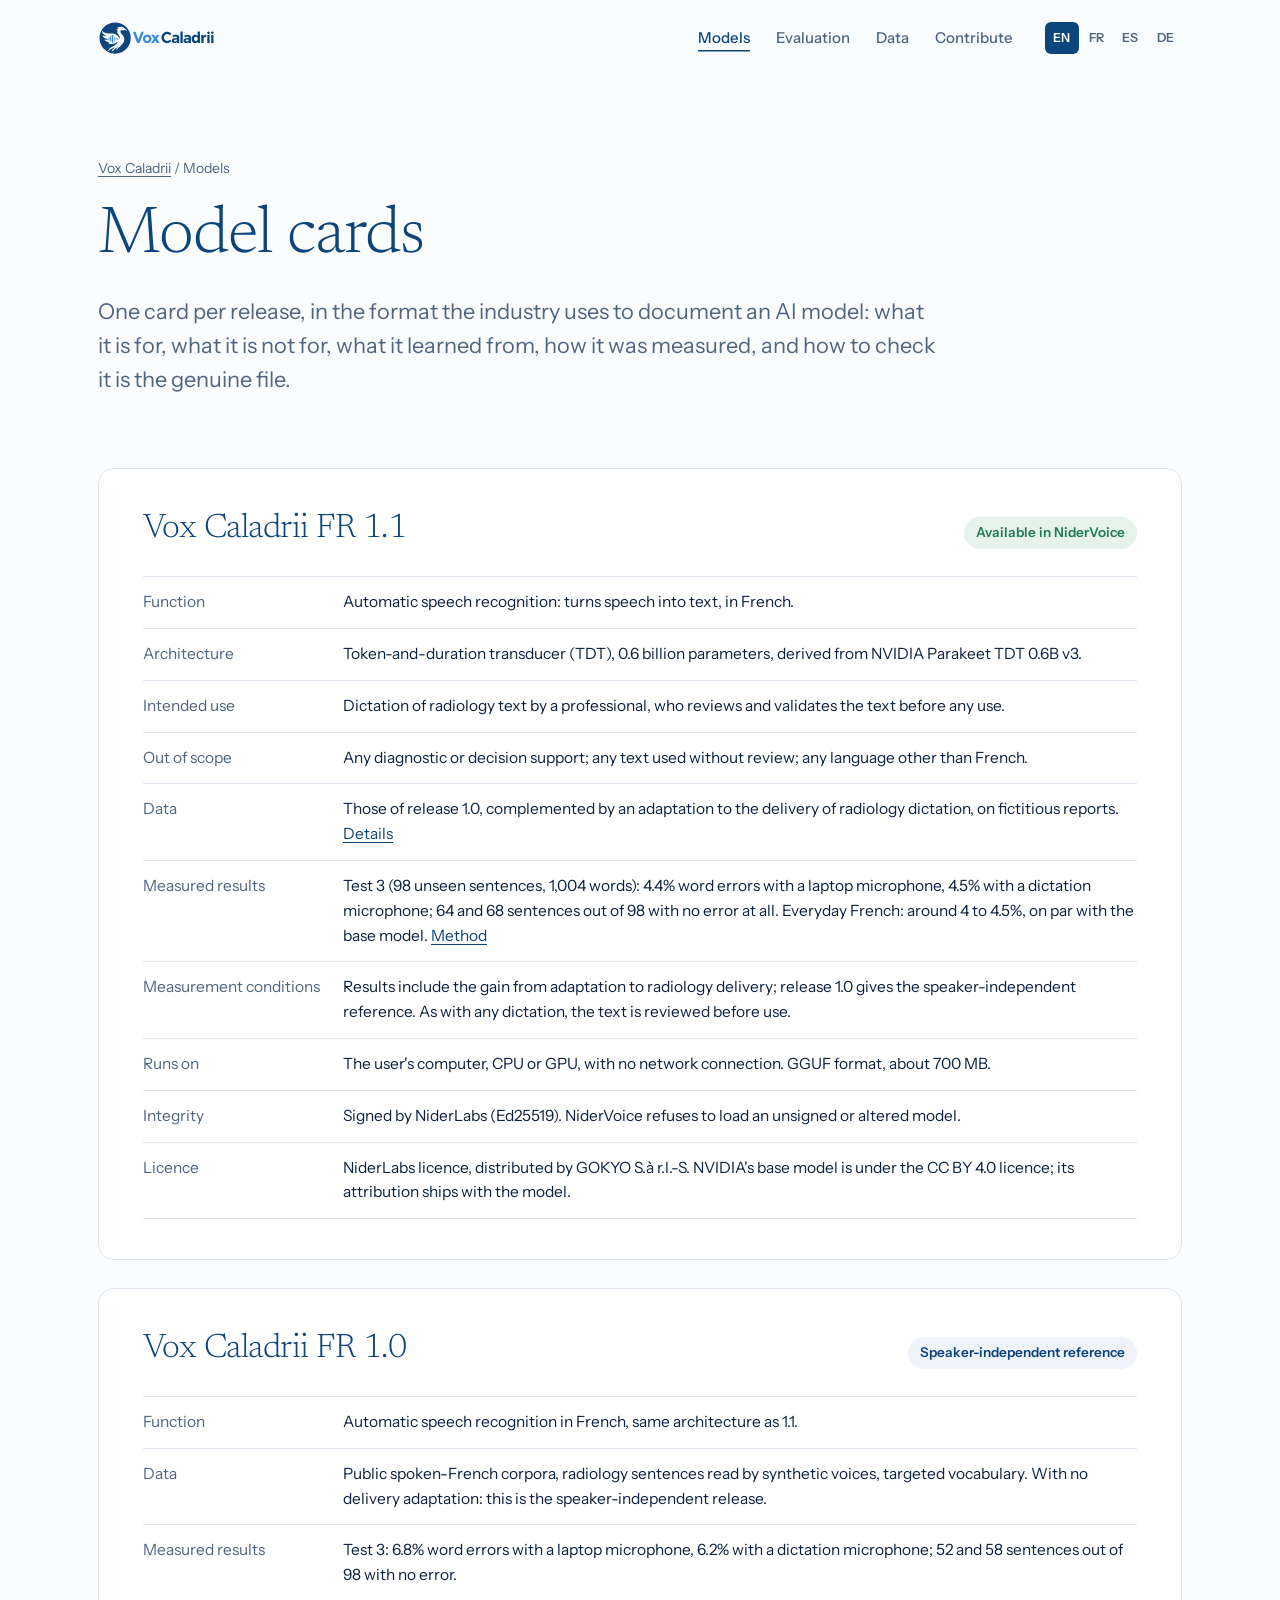
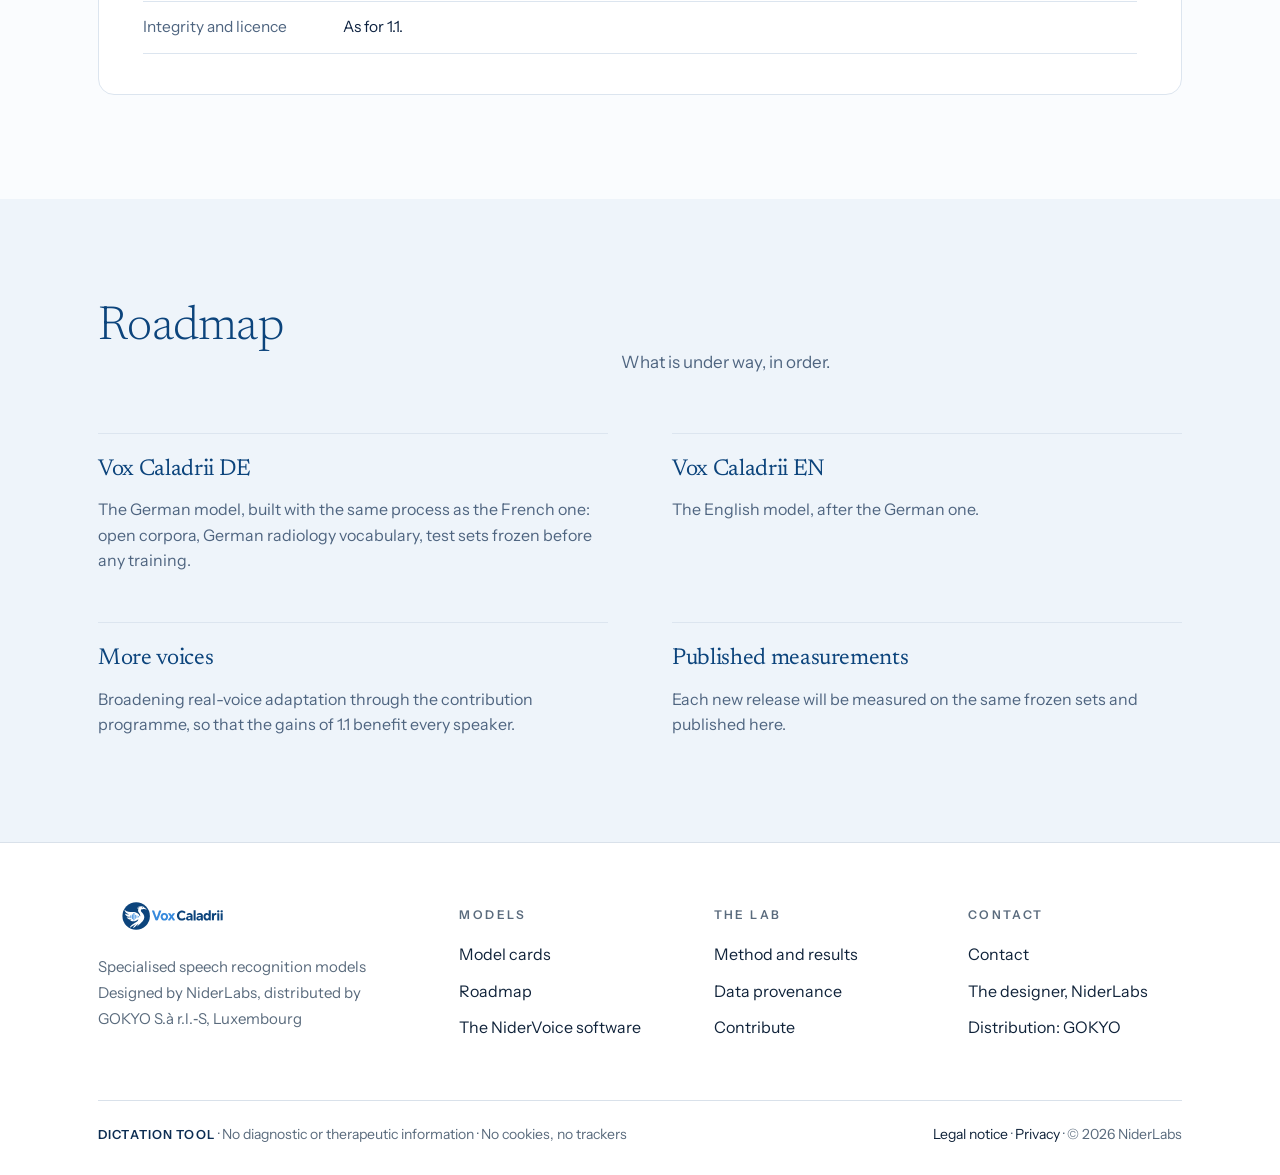
<file: modeles/index.html>
<!doctype html>
<html lang="en" data-langs="en fr es de">
<head>
<meta charset="utf-8">
<meta name="viewport" content="width=device-width,initial-scale=1,viewport-fit=cover">
<title>Model cards — Vox Caladrii</title>
<meta name="description" content="Model cards for Vox Caladrii FR 1.0 and 1.1: intended use, limits, training data, measured results, licence and signature. Roadmap for German and English.">
<meta name="theme-color" content="#FAFCFE">
<meta http-equiv="Content-Security-Policy" content="default-src 'self'; script-src 'self'; style-src 'self' 'unsafe-inline'; img-src 'self' data:; font-src 'self'; object-src 'none'; base-uri 'self'; form-action 'none'">
<meta property="og:type" content="website">
<meta property="og:title" content="Model cards — Vox Caladrii">
<meta property="og:description" content="Model cards for Vox Caladrii FR 1.0 and 1.1: intended use, limits, training data, measured results, licence and signature. Roadmap for German and English.">
<link rel="canonical" href="https://caladrii.com/modeles/">
<meta property="og:url" content="https://caladrii.com/modeles/">
<meta property="og:image" content="https://caladrii.com/assets/og-image.png">
<link rel="icon" href="/favicon.ico" sizes="any">
<link rel="icon" type="image/svg+xml" href="/assets/vox-caladrii-icon.svg">
<link rel="manifest" href="/site.webmanifest">
<link rel="stylesheet" href="/assets/cl.css?v=20261126a">
</head>
<body>
<a class="skip" href="#main">Skip to content</a>
<header>
  <div class="w bar">
    <a class="logo" href="/" aria-label="Vox Caladrii"><img src="/assets/vox-caladrii-logo.svg?v=20261116" width="170" height="34" alt="Vox Caladrii"></a>
    <nav aria-label="Navigation"><a href="/modeles/" aria-current=page><span data-fr>Modèles</span><span data-en>Models</span><span data-es>Modelos</span><span data-de>Modelle</span></a><a href="/evaluation/"><span data-fr>Évaluation</span><span data-en>Evaluation</span><span data-es>Evaluación</span><span data-de>Evaluierung</span></a><a href="/donnees/"><span data-fr>Données</span><span data-en>Data</span><span data-es>Datos</span><span data-de>Daten</span></a><a href="/contribuer/"><span data-fr>Contribuer</span><span data-en>Contribute</span><span data-es>Contribuir</span><span data-de>Mitwirken</span></a></nav>
    <div class="lang" role="group" aria-label="Language / Langue"><button type="button" data-lang="en" aria-pressed="true">EN</button><button type="button" data-lang="fr" aria-pressed="false">FR</button><button type="button" data-lang="es" aria-pressed="false">ES</button><button type="button" data-lang="de" aria-pressed="false">DE</button></div>
    <button class="menu-btn" type="button" aria-expanded="false">Menu</button>
  </div>
</header>
<main id="main">
<div class="w page-head">
  <div class="crumbs"><a href="/">Vox Caladrii</a> / <span data-fr>Modèles</span><span data-en>Models</span><span data-es>Modelos</span><span data-de>Modelle</span></div>
  <h1><span data-fr>Fiches modèles</span><span data-en>Model cards</span><span data-es>Fichas de modelo</span><span data-de>Modellkarten</span></h1>
  <p class="lead" data-fr>Une fiche par version, au format qu'utilise l'industrie pour documenter un modèle d'IA : à quoi il sert, à quoi il ne sert pas, sur quoi il a appris, comment il a été mesuré, et comment vérifier que c'est bien lui.</p>
  <p class="lead" data-en>One card per release, in the format the industry uses to document an AI model: what it is for, what it is not for, what it learned from, how it was measured, and how to check it is the genuine file.</p><p class="lead" data-es>Una tarjeta por versión, en el formato que la industria utiliza para documentar un modelo de IA: para qué sirve, para qué no sirve, de qué aprendió, cómo se midió y cómo verificar que es el archivo auténtico.</p><p class="lead" data-de>Eine Karte pro Veröffentlichung, im Format, das die Branche zur Dokumentation eines KI-Modells verwendet: wofür es bestimmt ist, wofür es nicht bestimmt ist, was es gelernt hat, wie es gemessen wurde und wie man überprüft, dass es sich um die echte Datei handelt.</p>
</div>

<section style="padding-top:24px">
  <div class="w">
    <article class="card-model reveal" id="fr-1-1">
      <div class="top"><h3>Vox Caladrii FR 1.1</h3><span class="status"><span data-fr>Disponible dans NiderVoice</span><span data-en>Available in NiderVoice</span><span data-es>Disponible en NiderVoice</span><span data-de>In NiderVoice verfügbar</span></span></div>
      <dl class="spec">
        <dt><span data-fr>Fonction</span><span data-en>Function</span><span data-es>Función</span><span data-de>Funktion</span></dt><dd><span data-fr>Reconnaissance automatique de la parole : transforme la voix en texte, en français.</span><span data-en>Automatic speech recognition: turns speech into text, in French.</span><span data-es>Reconocimiento automático del habla: convierte el habla en texto, en francés.</span><span data-de>Automatische Spracherkennung: wandelt Sprache in Text um, auf Französisch.</span></dd>
        <dt><span data-fr>Architecture</span><span data-en>Architecture</span><span data-es>Arquitectura</span><span data-de>Architektur</span></dt><dd><span data-fr>Transducteur à durée (TDT), 0,6 milliard de paramètres, dérivé de NVIDIA Parakeet TDT 0.6B v3.</span><span data-en>Token-and-duration transducer (TDT), 0.6 billion parameters, derived from NVIDIA Parakeet TDT 0.6B v3.</span><span data-es>Transductor de token y duración (TDT), 0.6 mil millones de parámetros, derivado del TDT 0.6B v3 de NVIDIA Parakeet.</span><span data-de>Token-and-dauer-Transducer (TDT), 0,6 Milliarden Parameter, abgeleitet von NVIDIA Parakeet TDT 0,6B v3.</span></dd>
        <dt><span data-fr>Usage prévu</span><span data-en>Intended use</span><span data-es>Uso previsto</span><span data-de>Zweckbestimmung</span></dt><dd><span data-fr>Dictée de textes de radiologie par un professionnel, qui relit et valide le texte avant tout usage.</span><span data-en>Dictation of radiology text by a professional, who reviews and validates the text before any use.</span><span data-es>Dictado de texto radiológico por un profesional, que revisa y valida el texto antes de cualquier uso.</span><span data-de>Diktat von radiologischem Text durch einen Fachmann, der den Text vor der Verwendung überprüft und validiert.</span></dd>
        <dt><span data-fr>Hors usage prévu</span><span data-en>Out of scope</span><span data-es>Fuera de alcance</span><span data-de>Nicht vorgesehen</span></dt><dd><span data-fr>Toute aide au diagnostic ou à la décision ; tout texte utilisé sans relecture ; toute autre langue que le français.</span><span data-en>Any diagnostic or decision support; any text used without review; any language other than French.</span><span data-es>Cualquier diagnóstico o apoyo a la decisión; cualquier texto utilizado sin revisión; cualquier idioma distinto del francés.</span><span data-de>Jede Diagnose oder Entscheidungsunterstützung; jeder Text, der ohne Überprüfung verwendet wird; jede andere Sprache als Französisch.</span></dd>
        <dt><span data-fr>Données</span><span data-en>Data</span><span data-es>Datos</span><span data-de>Daten</span></dt><dd><span data-fr>Celles de la version 1.0, complétées par une adaptation à l'élocution de la dictée radiologique, sur des comptes rendus fictifs. <a href="/donnees/">Détail</a></span><span data-en>Those of release 1.0, complemented by an adaptation to the delivery of radiology dictation, on fictitious reports. <a href="/donnees/">Details</a></span><span data-es>Los de la versión 1.0, completados con una adaptación a la elocución del dictado radiológico, sobre informes ficticios. <a href="/donnees/">Detalle</a></span><span data-de>Die von Version 1.0, ergänzt um eine Anpassung an die Sprechweise des radiologischen Diktats, anhand fiktiver Befundberichte. <a href="/donnees/">Details</a></span></dd>
        <dt><span data-fr>Résultats mesurés</span><span data-en>Measured results</span><span data-es>Resultados medidos</span><span data-de>Gemessene Ergebnisse</span></dt><dd><span data-fr>Test 3 (98 phrases jamais vues, 1 004 mots) : 4,4 % d'erreurs au micro d'ordinateur, 4,5 % au micro de dictée ; 64 et 68 phrases sur 98 sans aucune erreur. Français courant : de l'ordre de 4 à 4,5 %, au niveau du modèle de départ. <a href="/evaluation/">Méthode</a></span><span data-en>Test 3 (98 unseen sentences, 1,004 words): 4.4% word errors with a laptop microphone, 4.5% with a dictation microphone; 64 and 68 sentences out of 98 with no error at all. Everyday French: around 4 to 4.5%, on par with the base model. <a href="/evaluation/">Method</a></span><span data-es>Prueba 3 (98 frases no vistas, 1.004 palabras): 4,4% de errores de palabras con un micrófono de portátil, 4,5% con un micrófono de dictado; 64 y 68 frases de 98 sin ningún error. Francés cotidiano: alrededor del 4 al 4,5%, a la par que el modelo base. <a href="/evaluation/">Método</a></span><span data-de>Test 3 (98 nicht gesehenen Sätze, 1.004 Wörter): 4,4 % Wortfehlerrate mit einem Laptop-Mikrofon, 4,5 % mit einem Diktat-Mikrofon; 64 bzw. 68 Sätze von 98 ohne Fehler. Alltagssprachliches Französisch: etwa 4 bis 4,5 %, vergleichbar mit dem Basismodell. <a href="/evaluation/">Methode</a></span></dd>
        <dt><span data-fr>Conditions de mesure</span><span data-en>Measurement conditions</span><span data-es>Condiciones de medición</span><span data-de>Messbedingungen</span></dt><dd><span data-fr>Les résultats intègrent le gain de l'adaptation à l'élocution radiologique ; la version 1.0 donne la référence indépendante du locuteur. Comme toute dictée, le texte est relu avant usage.</span><span data-en>Results include the gain from adaptation to radiology delivery; release 1.0 gives the speaker-independent reference. As with any dictation, the text is reviewed before use.</span><span data-es>Los resultados incluyen la mejora de la adaptación a la elocución radiológica; la versión 1.0 da la referencia independiente del locutor. Como en todo dictado, el texto se revisa antes de su uso.</span><span data-de>Die Ergebnisse enthalten den Gewinn durch die Anpassung an die radiologische Sprechweise; Version 1.0 liefert die sprecherunabhängige Referenz. Wie bei jedem Diktat wird der Text vor der Verwendung geprüft.</span></dd>
        <dt><span data-fr>Exécution</span><span data-en>Runs on</span><span data-es>Se ejecuta en</span><span data-de>Läuft auf</span></dt><dd><span data-fr>L'ordinateur de l'utilisateur, processeur ou carte graphique, sans connexion réseau. Format GGUF, environ 700 Mo.</span><span data-en>The user's computer, CPU or GPU, with no network connection. GGUF format, about 700 MB.</span><span data-es>El ordenador del usuario, CPU o GPU, sin conexión de red. Formato GGUF, aproximadamente 700 MB.</span><span data-de>Dem Computer des Benutzers, CPU oder GPU, ohne Netzwerkverbindung. GGUF-Format, etwa 700 MB.</span></dd>
        <dt><span data-fr>Intégrité</span><span data-en>Integrity</span><span data-es>Integridad</span><span data-de>Integrität</span></dt><dd><span data-fr>Signé par NiderLabs (Ed25519). NiderVoice refuse de charger un modèle non signé ou modifié.</span><span data-en>Signed by NiderLabs (Ed25519). NiderVoice refuses to load an unsigned or altered model.</span><span data-es>Firmado por NiderLabs (Ed25519). NiderVoice se niega a cargar un modelo no firmado o alterado.</span><span data-de>Unterzeichnet von NiderLabs (Ed25519). NiderVoice weigert sich, ein nicht unterzeichnetes oder verändertes Modell zu laden.</span></dd>
        <dt><span data-fr>Licence</span><span data-en>Licence</span><span data-es>Licencia</span><span data-de>Lizenz</span></dt><dd><span data-fr>Licence NiderLabs, distribuée par GOKYO S.à r.l.-S. Le modèle de départ de NVIDIA est sous licence CC BY 4.0 ; son attribution accompagne le modèle.</span><span data-en>NiderLabs licence, distributed by GOKYO S.à r.l.-S. NVIDIA's base model is under the CC BY 4.0 licence; its attribution ships with the model.</span><span data-es>NiderLabs licencia, distribuida por GOKYO S.à r.l.-S. El modelo base de NVIDIA está bajo la licencia CC BY 4.0; su atribución se incluye con el modelo.</span><span data-de>NiderLabs-Lizenz, verteilt durch GOKYO S.à r.l.-S. NVIDIA's Basismodell unterliegt der CC BY 4.0-Lizenz; der Hinweis auf die Urheberschaft wird mit dem Modell ausgeliefert.</span></dd>
      </dl>
    </article>

    <article class="card-model reveal" id="fr-1-0">
      <div class="top"><h3>Vox Caladrii FR 1.0</h3><span class="status dev"><span data-fr>Référence indépendante du locuteur</span><span data-en>Speaker-independent reference</span><span data-es>Referencia independiente del locutor</span><span data-de>Sprecherunabhängige Referenz</span></span></div>
      <dl class="spec">
        <dt><span data-fr>Fonction</span><span data-en>Function</span><span data-es>Función</span><span data-de>Funktion</span></dt><dd><span data-fr>Reconnaissance automatique de la parole en français, même architecture que la 1.1.</span><span data-en>Automatic speech recognition in French, same architecture as 1.1.</span><span data-es>Reconocimiento automático del habla en francés, misma arquitectura que la 1.1.</span><span data-de>Automatische Spracherkennung auf Französisch, gleiche Architektur wie 1.1.</span></dd>
        <dt><span data-fr>Données</span><span data-en>Data</span><span data-es>Datos</span><span data-de>Daten</span></dt><dd><span data-fr>Corpus publics de français parlé, phrases radiologiques lues par des voix de synthèse, vocabulaire ciblé. Sans adaptation à l'élocution : c'est la version indépendante du locuteur.</span><span data-en>Public spoken-French corpora, radiology sentences read by synthetic voices, targeted vocabulary. With no delivery adaptation: this is the speaker-independent release.</span><span data-es>Corpus públicos de francés hablado, frases radiológicas leídas por voces sintéticas, vocabulario específico. Sin adaptación a la elocución: es la versión independiente del locutor.</span><span data-de>Öffentliche Korpora gesprochenen Französischs, radiologische Sätze, gelesen von synthetischen Stimmen, gezieltes Vokabular. Ohne Anpassung an die Sprechweise: Dies ist die sprecherunabhängige Version.</span></dd>
        <dt><span data-fr>Résultats mesurés</span><span data-en>Measured results</span><span data-es>Resultados medidos</span><span data-de>Gemessene Ergebnisse</span></dt><dd><span data-fr>Test 3 : 6,8 % d'erreurs au micro d'ordinateur, 6,2 % au micro de dictée ; 52 et 58 phrases sur 98 sans erreur.</span><span data-en>Test 3: 6.8% word errors with a laptop microphone, 6.2% with a dictation microphone; 52 and 58 sentences out of 98 with no error.</span><span data-es>Prueba 3: 6.8% de errores de palabras con un micrófono de portátil, 6.2% con un micrófono de dictado; 52 y 58 frases de 98 sin error.</span><span data-de>Test 3: 6,8% Wortfehler mit einem Laptop-Mikrofon, 6,2% mit einem Diktiermikrofon; 52 und 58 Sätze von 98 ohne Fehler.</span></dd>
        <dt><span data-fr>Intégrité et licence</span><span data-en>Integrity and licence</span><span data-es>Integridad y licencia</span><span data-de>Integrität und Lizenz</span></dt><dd><span data-fr>Comme la 1.1.</span><span data-en>As for 1.1.</span><span data-es>Igual que para la 1.1.</span><span data-de>Wie bei 1.1.</span></dd>
      </dl>
    </article>
  </div>
</section>

<section class="tint" id="feuille-de-route">
  <div class="w">
    <div class="sec-head">
      <h2><span data-fr>Feuille de route</span><span data-en>Roadmap</span><span data-es>Hoja de ruta</span><span data-de>Roadmap</span></h2>
      <p data-fr>Ce qui est en cours, dans l'ordre.</p>
      <p data-en>What is under way, in order.</p><p data-es>Lo que está en curso, por orden.</p><p data-de>Was in Arbeit ist, der Reihe nach.</p>
    </div>
    <div class="cols2">
      <div class="item rule-top reveal"><h3>Vox Caladrii DE</h3><p data-fr>Le modèle allemand, construit selon le même procédé que le français : corpus ouverts, vocabulaire radiologique allemand, jeux de test gelés avant tout entraînement.</p><p data-en>The German model, built with the same process as the French one: open corpora, German radiology vocabulary, test sets frozen before any training.</p><p data-es>El modelo alemán, construido con el mismo proceso que el francés: corpus abiertos, vocabulario radiológico alemán, conjuntos de prueba congelados antes de cualquier entrenamiento.</p><p data-de>Das deutsche Modell, nach demselben Verfahren wie das französische gebaut: offene Korpora, deutsches radiologisches Vokabular, Testdatensätze, die vor jedem Training eingefroren werden.</p></div>
      <div class="item rule-top reveal"><h3>Vox Caladrii EN</h3><p data-fr>Le modèle anglais, après l'allemand.</p><p data-en>The English model, after the German one.</p><p data-es>El modelo en inglés, después del alemán.</p><p data-de>Das englische Modell, nach dem deutschen.</p></div>
      <div class="item rule-top reveal"><h3><span data-fr>Plus de voix</span><span data-en>More voices</span><span data-es>Más voces</span><span data-de>Mehr Stimmen</span></h3><p data-fr>Élargir l'adaptation à la voix réelle grâce au programme de contribution, pour que les gains de la 1.1 profitent à tous les locuteurs.</p><p data-en>Broadening real-voice adaptation through the contribution programme, so that the gains of 1.1 benefit every speaker.</p><p data-es>Ampliación de la adaptación de voces reales a través del programa de contribución, para que los avances de la 1.1 beneficien a todos los hablantes.</p><p data-de>Erweiterung der Anpassung an echte Stimmen durch das Beitragsprogramm, damit alle Sprecher von den Verbesserungen von 1.1 profitieren.</p></div>
      <div class="item rule-top reveal"><h3><span data-fr>Mesures publiées</span><span data-en>Published measurements</span><span data-es>Mediciones publicadas</span><span data-de>Veröffentlichte Messungen</span></h3><p data-fr>Chaque nouvelle version sera mesurée sur les mêmes jeux gelés et publiée ici.</p><p data-en>Each new release will be measured on the same frozen sets and published here.</p><p data-es>Cada nueva versión se medirá con los mismos conjuntos congelados y se publicará aquí.</p><p data-de>Jede neue Version wird an denselben eingefrorenen Datensätzen gemessen und hier veröffentlicht.</p></div>
    </div>
  </div>
</section>

</main>
<footer class="pc">
  <div class="w">
    <div class="pc-haut">
      <div class="pc-marque"><a href="/"><img src="/assets/vox-caladrii-logo.svg?v=20261116" width="150" height="30" alt="Vox Caladrii"></a><p><span data-fr>Modèles de reconnaissance vocale spécialisés</span><span data-en>Specialised speech recognition models</span><span data-es>Modelos especializados de reconocimiento de voz</span><span data-de>Spezialisierte Spracherkennungsmodelle</span><br><span data-fr>Conçus par NiderLabs, distribués par GOKYO&nbsp;S.à&nbsp;r.l.‑S, Luxembourg</span><span data-en>Designed by NiderLabs, distributed by GOKYO&nbsp;S.à&nbsp;r.l.‑S, Luxembourg</span><span data-es>Diseñados por NiderLabs, distribuidos por GOKYO&nbsp;S.à&nbsp;r.l.‑S, Luxemburgo</span><span data-de>Entwickelt von NiderLabs, vertrieben von GOKYO&nbsp;S.à&nbsp;r.l.‑S, Luxemburg</span></p></div>
      <nav class="pc-col"><h4><span data-fr>Modèles</span><span data-en>Models</span><span data-es>Modelos</span><span data-de>Modelle</span></h4><a href="/modeles/"><span data-fr>Fiches modèles</span><span data-en>Model cards</span><span data-es>Fichas de modelos</span><span data-de>Modellkarten</span></a><a href="/modeles/#feuille-de-route"><span data-fr>Feuille de route</span><span data-en>Roadmap</span><span data-es>Hoja de ruta</span><span data-de>Fahrplan</span></a><a href="https://nidervoice.com/" rel="noopener"><span data-fr>Le logiciel NiderVoice</span><span data-en>The NiderVoice software</span><span data-es>El software NiderVoice</span><span data-de>Die Software NiderVoice</span></a></nav>
      <nav class="pc-col"><h4><span data-fr>Le laboratoire</span><span data-en>The lab</span><span data-es>El laboratorio</span><span data-de>Das Labor</span></h4><a href="/evaluation/"><span data-fr>Méthode et résultats</span><span data-en>Method and results</span><span data-es>Método y resultados</span><span data-de>Methode und Ergebnisse</span></a><a href="/donnees/"><span data-fr>Origine des données</span><span data-en>Data provenance</span><span data-es>Origen de los datos</span><span data-de>Herkunft der Daten</span></a><a href="/contribuer/"><span data-fr>Contribuer</span><span data-en>Contribute</span><span data-es>Contribuir</span><span data-de>Mitwirken</span></a></nav>
      <nav class="pc-col"><h4><span data-fr>Contact</span><span data-en>Contact</span><span data-es>Contacto</span><span data-de>Kontakt</span></h4><a href="/contribuer/#contact"><span data-fr>Contact</span><span data-en>Contact</span><span data-es>Contacto</span><span data-de>Kontakt</span></a><a href="https://niderlabs.com/" rel="noopener"><span data-fr>Le concepteur NiderLabs</span><span data-en>The designer, NiderLabs</span><span data-es>El diseñador NiderLabs</span><span data-de>Der Entwickler NiderLabs</span></a><a href="/mentions-legales/"><span data-fr>Distribution : GOKYO</span><span data-en>Distribution: GOKYO</span><span data-es>Distribución: GOKYO</span><span data-de>Vertrieb: GOKYO</span></a></nav>
    </div>
    <div class="pc-bas">
      <p><b><span data-fr>Outil de dictée</span><span data-en>Dictation tool</span><span data-es>Herramienta de dictado</span><span data-de>Diktierwerkzeug</span></b> · <span data-fr>Aucune information à visée diagnostique ou thérapeutique</span><span data-en>No diagnostic or therapeutic information</span><span data-es>Ninguna información con fines diagnósticos o terapéuticos</span><span data-de>Keine diagnostischen oder therapeutischen Informationen</span> · <span data-fr>Aucun cookie, aucun traceur</span><span data-en>No cookies, no trackers</span><span data-es>Sin cookies ni rastreadores</span><span data-de>Keine Cookies, keine Tracker</span></p>
      <p class="pc-legal"><a href="/mentions-legales/"><span data-fr>Mentions légales</span><span data-en>Legal notice</span><span data-es>Aviso legal</span><span data-de>Impressum</span></a> · <a href="/mentions-legales/#confidentialite"><span data-fr>Confidentialité</span><span data-en>Privacy</span><span data-es>Privacidad</span><span data-de>Datenschutz</span></a> · © 2026 NiderLabs</p>
    </div>
  </div>
</footer>
<script src="/assets/cl.js?v=20261125e"></script>
</body>
</html>
</file>
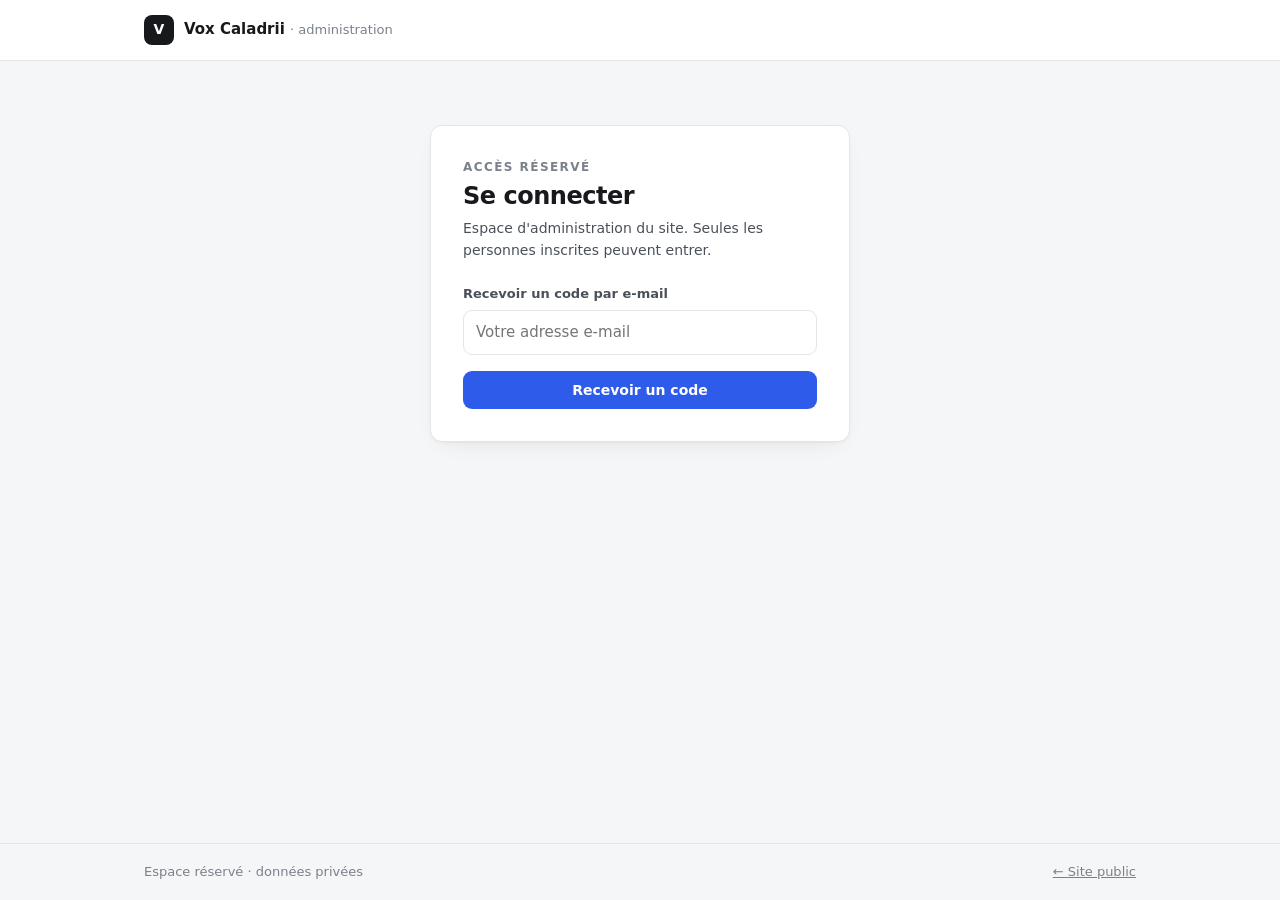
<file: espace/admin/index.html>
<!doctype html>
<html lang="fr">
<head>
<meta charset="utf-8">
<meta name="viewport" content="width=device-width,initial-scale=1,viewport-fit=cover">
<meta name="robots" content="noindex,nofollow">
<title>Actualités</title>
<link rel="icon" href="data:,">
<link rel="stylesheet" href="../espace.css?v=20261104a">
</head>
<body>
<div id="haut"></div>
<main>
  <div class="conteneur">
    <!-- Sans droit -->
    <div class="carte avis" id="sans-droit" hidden>
      <strong>Accès réservé.</strong>
      <span id="sans-droit-texte">Votre accès ne comprend pas la publication des actualités.</span>
      <p><a class="btn btn-discret btn-petit" href="../">← Retour à l'espace</a></p>
    </div>

    <!-- Liste des articles -->
    <section id="vue-liste" hidden>
      <div class="tete">
        <div class="surtitre">Publication</div>
        <h1>Actualités</h1>
        <p class="chapeau">Les articles publiés ici apparaissent sur la page d'accueil du site, du plus récent au plus ancien. Chaque publication est enregistrée dans l'historique du dépôt GitHub, à votre nom.</p>
      </div>
      <div class="sous-tete"><h2 id="compte">Articles</h2><button class="btn btn-principal btn-petit" type="button" id="btn-nouveau">+ Nouvel article</button></div>
      <p class="message erreur" id="liste-err" role="alert" hidden></p>
      <div class="carte" id="liste"><div class="avis">Chargement…</div></div>
    </section>

    <!-- Rédaction -->
    <section id="vue-edition" hidden>
      <div class="tete">
        <div class="surtitre"><button type="button" class="lien" id="btn-retour">← Tous les articles</button></div>
        <h1 id="titre-edition">Nouvel article</h1>
      </div>
      <form class="carte dialogue" id="f-article" novalidate>
        <div class="deux">
          <label class="champ"><span>Titre</span><input type="text" id="a-titre" maxlength="300" required autocomplete="off"></label>
          <label class="champ"><span>Date</span><input type="date" id="a-date" required></label>
        </div>
        <label class="champ"><span>Texte</span><textarea id="a-texte" maxlength="50000" placeholder="Une ligne vide sépare deux paragraphes."></textarea></label>
        <div class="champ"><span>Image (facultative)</span>
          <input type="file" id="a-image" accept="image/jpeg,image/png,image/webp">
          <div class="apercu" id="apercu" hidden><img id="apercu-img" alt=""><button type="button" class="btn btn-danger btn-petit" id="btn-sans-image">Retirer l'image</button></div>
        </div>
        <p class="aide">L'image est réduite à 1600 pixels de large et enregistrée en JPEG avant l'envoi.</p>
        <p class="message erreur" id="a-err" role="alert" hidden></p>
        <div class="actions">
          <button type="button" class="btn btn-danger" id="btn-supprimer" hidden>Supprimer l'article</button>
          <div class="droite"><button type="button" class="btn btn-discret" id="btn-annuler">Annuler</button><button type="submit" class="btn btn-principal" id="btn-publier">Publier</button></div>
        </div>
      </form>
    </section>
  </div>
</main>
<div id="bas"></div>
<script src="../config.js"></script>
<script src="../espace.js?v=20261104a"></script>
<script src="admin.js?v=20261104a"></script>
</body>
</html>
</file>
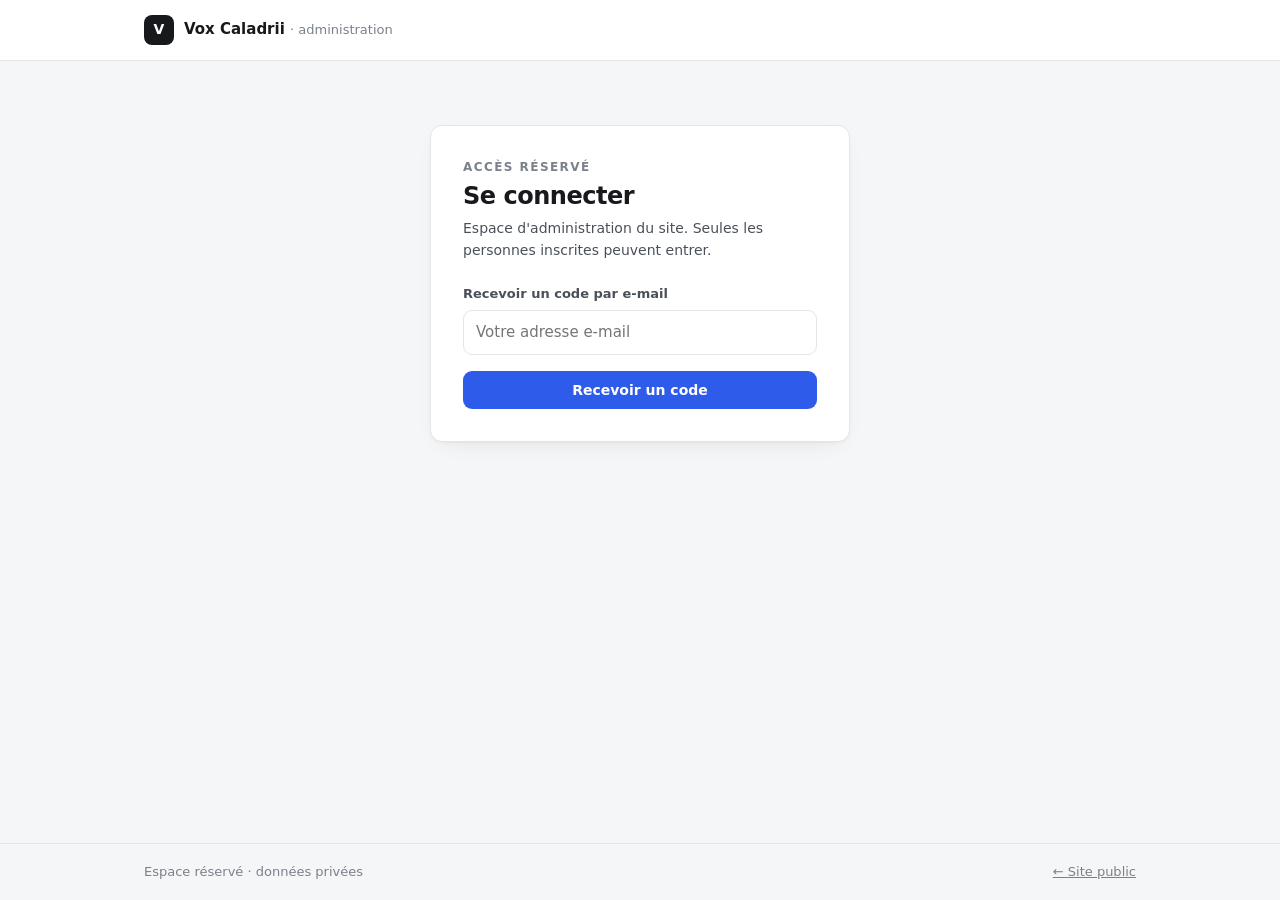
<file: espace/acces.html>
<!doctype html>
<html lang="fr">
<head>
<meta charset="utf-8">
<meta name="viewport" content="width=device-width,initial-scale=1,viewport-fit=cover">
<meta name="robots" content="noindex,nofollow">
<title>Accès</title>
<link rel="icon" href="data:,">
<link rel="stylesheet" href="espace.css?v=20261104a">
</head>
<body>
<div id="haut"></div>
<main>
  <div class="conteneur">
    <div class="tete">
      <div class="surtitre">Gestion</div>
      <h1>Qui peut faire quoi</h1>
      <p class="chapeau">Inscrivez une personne avec son adresse e-mail (ou plusieurs), puis cochez ses droits. Les changements s'appliquent dès sa prochaine action.
        <b>Admin</b> : tout, y compris cette page. <b>Actualités</b> : rédiger et publier les articles.</p>
    </div>

    <div class="sous-tete"><h2>Personnes inscrites</h2><button class="btn btn-principal btn-petit" type="button" id="btn-ajouter">+ Ajouter une personne</button></div>
    <div class="carte" id="liste"><div class="avis">Chargement…</div></div>

    <div class="sous-tete"><h2>Journal</h2><span class="secondaire">Connexions, refus, droits et publications</span></div>
    <div class="carte"><ul class="journal" id="journal"></ul></div>
  </div>
</main>
<div id="bas"></div>

<dialog id="dlg" aria-labelledby="dlg-titre">
  <form class="dialogue" id="f" method="dialog">
    <h2 id="dlg-titre">Ajouter une personne</h2>
    <label class="champ"><span>Prénom et nom</span><input type="text" id="p-nom" maxlength="80" required autocomplete="off"></label>
    <label class="champ"><span>Adresse(s) e-mail</span><input type="text" id="p-email" maxlength="400" required autocomplete="off" placeholder="Séparées par une virgule"></label>
    <p class="aide">La personne pourra se connecter avec n'importe laquelle de ces adresses (cinq au plus).</p>
    <div class="champ"><span>Droits</span>
      <div class="cases">
        <label><input type="checkbox" id="p-admin"> Admin</label>
        <label><input type="checkbox" id="p-actus"> Actualités</label>
        <label><input type="checkbox" id="p-actif" checked> Accès actif</label>
      </div>
    </div>
    <label class="champ"><span>Note (facultatif)</span><input type="text" id="p-note" maxlength="200" autocomplete="off"></label>
    <p class="message erreur" id="p-err" role="alert" hidden></p>
    <div class="actions">
      <div class="rangee">
        <button type="button" class="btn btn-discret btn-petit" id="p-deco" title="Ferme ses sessions sur tous ses appareils, sans changer ses droits">Déconnecter partout</button>
        <button type="button" class="btn btn-danger btn-petit" id="p-suppr">Supprimer</button>
      </div>
      <div class="droite"><button type="button" class="btn btn-discret" id="p-annuler">Annuler</button><button type="submit" class="btn btn-principal">Enregistrer</button></div>
    </div>
  </form>
</dialog>

<script src="config.js"></script>
<script src="espace.js?v=20261104a"></script>
<script src="page-acces.js?v=20261104a"></script>
</body>
</html>
</file>
<file: assets/cl.css>
/* caladrii.com — laboratoire de modèles. Blanc froid, bleu marine du logo, Newsreader + Instrument Sans. */
@font-face{font-family:Newsreader;font-weight:300;font-display:swap;src:url(fonts/newsreader-latin-300-normal.woff2) format('woff2')}
@font-face{font-family:Newsreader;font-weight:400;font-display:swap;src:url(fonts/newsreader-latin-400-normal.woff2) format('woff2')}
@font-face{font-family:Newsreader;font-weight:400;font-style:italic;font-display:swap;src:url(fonts/newsreader-latin-400-italic.woff2) format('woff2')}
@font-face{font-family:Instrument;font-weight:400;font-display:swap;src:url(fonts/instrument-sans-latin-400-normal.woff2) format('woff2')}
@font-face{font-family:Instrument;font-weight:500;font-display:swap;src:url(fonts/instrument-sans-latin-500-normal.woff2) format('woff2')}
@font-face{font-family:Instrument;font-weight:600;font-display:swap;src:url(fonts/instrument-sans-latin-600-normal.woff2) format('woff2')}

:root{
  --paper:#FAFCFE; --wash:#EEF4FA; --ink:#0D2240; --navy:#0C447C; --blue:#378ADD; --sky:#5FA4E8;
  --muted:#4F6580; --line:#DCE5EF; --ok:#1F7A55;
  --serif:Newsreader,Georgia,"Times New Roman",serif; --sans:Instrument,system-ui,-apple-system,"Segoe UI",sans-serif;
}
*{box-sizing:border-box;margin:0;padding:0}
html{scroll-behavior:smooth}
html,body{overflow-x:clip}
body{background:var(--paper);color:var(--ink);font-family:var(--sans);font-size:17px;line-height:1.6;-webkit-font-smoothing:antialiased;text-rendering:optimizeLegibility}
a{color:var(--navy);text-decoration-thickness:1px;text-underline-offset:3px}
a:hover{color:var(--blue)}
:focus-visible{outline:2px solid var(--blue);outline-offset:3px;border-radius:2px}
.skip{position:absolute;left:-999px;top:8px;background:var(--navy);color:#fff;padding:8px 14px;border-radius:6px;z-index:50}
.skip:focus{left:12px}

[data-fr],[data-en],[data-es],[data-de]{display:none!important}
html[lang="fr"] [data-fr],html[lang="en"] [data-en],html[lang="es"] [data-es],html[lang="de"] [data-de]{display:revert!important}

.w{max-width:1180px;margin:0 auto;padding:0 48px}
.measure{max-width:68ch}

/* En-tête */
header{position:sticky;top:0;z-index:20;background:rgba(250,252,254,.86);backdrop-filter:saturate(1.4) blur(14px);-webkit-backdrop-filter:saturate(1.4) blur(14px);border-bottom:1px solid transparent;transition:border-color .2s}
header.scrolled{border-bottom-color:var(--line)}
header .bar{display:flex;align-items:center;gap:32px;height:76px}
header .logo img{height:34px;width:auto;display:block}
header nav{display:flex;gap:26px;margin-left:auto;font-size:15px;font-weight:500}
header nav a{color:var(--muted);text-decoration:none}
header nav a:hover,header nav a[aria-current]{color:var(--navy)}
header nav a[aria-current]{box-shadow:0 1.5px 0 var(--navy)}
.lang{display:flex;gap:2px;font-size:12.5px;font-weight:600}
.lang button{border:0;background:transparent;color:var(--muted);padding:6px 8px;border-radius:6px;cursor:pointer;font:inherit;letter-spacing:.02em}
.lang button[aria-pressed="true"]{background:var(--navy);color:#fff}
.menu-btn{display:none;border:1px solid var(--line);background:#fff;border-radius:8px;padding:7px 12px;font:inherit;font-size:14px;color:var(--navy);cursor:pointer}

/* Typographie */
h1,h2,h3{font-family:var(--serif);font-weight:300;color:var(--navy);letter-spacing:-.015em;line-height:1.08}
h1{font-size:clamp(44px,6.4vw,84px)}
h2{font-size:clamp(32px,3.8vw,48px);margin-bottom:22px}
h3{font-size:25px;font-weight:400;line-height:1.2;margin-bottom:10px}
h1 em,h2 em{font-style:italic;font-weight:400}
p+p{margin-top:14px}
.lead{font-size:clamp(19px,1.7vw,22px);line-height:1.55;color:var(--muted);max-width:60ch}
.small{font-size:14.5px;color:var(--muted)}
.num{font-variant-numeric:tabular-nums lining-nums}
section{padding:104px 0}
section.tint{background:var(--wash)}
.sec-head{display:grid;grid-template-columns:minmax(0,5fr) minmax(0,6fr);gap:56px;align-items:end;margin-bottom:56px}
.sec-head p{color:var(--muted)}

/* Ouverture : l'onde qui devient vocabulaire */
.hero{padding-top:80px;padding-bottom:40px;position:relative}
.hero h1{max-width:16ch;font-size:clamp(46px,7vw,100px);line-height:1.02}
.hero .lead{margin-top:28px}
.stage{margin-top:64px;border-top:1px solid var(--line);border-bottom:1px solid var(--line);padding:40px 0 34px;display:grid;grid-template-columns:minmax(0,5fr) minmax(0,7fr);gap:48px;align-items:center}
.stage canvas{width:100%;height:150px;display:block}
.dictee{font-family:var(--serif);font-size:clamp(24px,2.9vw,40px);line-height:1.3;color:var(--ink);min-height:2.7em}
.dictee .term{color:var(--blue);font-style:italic}
.dictee .caret{display:inline-block;width:2px;height:.95em;background:var(--blue);vertical-align:-.1em;margin-left:2px;animation:blink 1s steps(1) infinite}
@keyframes blink{50%{opacity:0}}
.stage .note{grid-column:1/-1;font-size:13.5px;color:var(--muted)}

/* Chiffres mesurés */
.figures{display:grid;grid-template-columns:repeat(3,minmax(0,1fr));gap:0;margin-top:8px;border-top:1px solid var(--line)}
.figures>div{padding:30px 32px 6px 0}
.figures>div+div{padding-left:32px;border-left:1px solid var(--line)}
.figures .v{font-family:var(--serif);font-weight:300;font-size:clamp(48px,5.4vw,76px);line-height:1;color:var(--navy);font-variant-numeric:lining-nums}
.figures .v small{font-size:.42em;margin-left:4px;color:var(--muted)}
.figures .k{margin-top:14px;font-size:15.5px;color:var(--ink);max-width:28ch}
.figures .s{margin-top:6px;font-size:13.5px;color:var(--muted);max-width:32ch}

/* Grilles de contenu */
.cols2{display:grid;grid-template-columns:repeat(2,minmax(0,1fr));gap:48px 64px}
.cols3{display:grid;grid-template-columns:repeat(3,minmax(0,1fr));gap:40px 48px}
.item h3{font-size:23px}
.item p{color:var(--muted);font-size:16px}
.rule-top{border-top:1px solid var(--line);padding-top:22px}

/* Dedans / jamais dedans */
.ledger{display:grid;grid-template-columns:minmax(0,1fr) minmax(0,1fr);gap:0;background:#fff;border:1px solid var(--line);border-radius:14px;overflow:hidden}
.ledger>div{padding:36px 40px}
.ledger>div+div{border-left:1px solid var(--line);background:#FCFDFE}
.ledger h3{font-size:22px;margin-bottom:18px}
.ledger ul{list-style:none}
.ledger li{padding:13px 0;border-top:1px solid var(--line);display:grid;grid-template-columns:96px 1fr;gap:16px;align-items:baseline}
.ledger li:first-child{border-top:0}
.ledger .q{font-family:var(--serif);font-size:24px;color:var(--navy);font-variant-numeric:lining-nums;white-space:nowrap}
.ledger .zero .q{color:var(--ok)}
.ledger li>span:last-child{font-size:15.5px}
.ledger li em{display:block;font-style:normal;color:var(--muted);font-size:13.5px;margin-top:2px}

/* Tableaux */
.tbl{width:100%;border-collapse:collapse;font-size:15.5px;font-variant-numeric:tabular-nums lining-nums}
.tbl th,.tbl td{padding:14px 16px;border-bottom:1px solid var(--line);text-align:left;vertical-align:top}
.tbl thead th{font-weight:600;color:var(--muted);font-size:13.5px;border-bottom:1px solid var(--ink)}
.tbl td.r,.tbl th.r{text-align:right}
.tbl tr.us td{background:#F2F7FC}
.tbl tr.us td:first-child{box-shadow:inset 3px 0 0 var(--blue)}
.tbl-wrap{overflow-x:auto;background:#fff;border:1px solid var(--line);border-radius:14px;padding:6px 8px}
.bar-cell{display:flex;align-items:center;gap:10px;justify-content:flex-end}
.bar-cell i{display:block;height:6px;border-radius:3px;background:var(--line)}
.us .bar-cell i{background:var(--blue)}

/* Fiche modèle */
.card-model{background:#fff;border:1px solid var(--line);border-radius:16px;padding:40px 44px}
.card-model+.card-model{margin-top:28px}
.card-model .top{display:flex;justify-content:space-between;align-items:baseline;gap:20px;flex-wrap:wrap;margin-bottom:26px}
.card-model h3{font-size:34px;font-weight:300;margin:0}
.status{font-size:13.5px;font-weight:600;padding:5px 12px;border-radius:999px;background:#E6F3EC;color:var(--ok)}
.status.dev{background:var(--wash);color:var(--navy)}
dl.spec{display:grid;grid-template-columns:200px 1fr;border-top:1px solid var(--line)}
dl.spec dt,dl.spec dd{padding:13px 0;border-bottom:1px solid var(--line);font-size:15.5px}
dl.spec dt{color:var(--muted);padding-right:20px}
dl.spec code,.mono{font-family:ui-monospace,"SF Mono",Consolas,monospace;font-size:13.5px;background:var(--wash);padding:1px 6px;border-radius:4px;word-break:break-all}

/* Page intérieure */
.page-head{padding-top:80px;padding-bottom:48px}
.crumbs{font-size:14px;color:var(--muted);margin-bottom:22px}
.crumbs a{color:var(--muted)}
.page-head h1{font-size:clamp(40px,5.2vw,68px);max-width:18ch}
.page-head .lead{margin-top:22px}
.prose{max-width:70ch}
.prose h2{font-size:clamp(28px,3vw,38px);margin:64px 0 16px}
.prose h2:first-child{margin-top:0}
.prose h3{font-size:23px;margin:36px 0 8px}
.prose ul,.prose ol{padding-left:1.25em;margin-top:12px}
.prose li{margin-top:7px}
.prose p,.prose li{color:#21374F}
.callout{border-left:3px solid var(--blue);background:#fff;padding:20px 24px;margin:28px 0;border-radius:0 10px 10px 0;font-size:16px}
.layout-toc{display:grid;grid-template-columns:220px minmax(0,1fr);gap:64px;align-items:start}
.toc{position:sticky;top:110px;font-size:14.5px}
.toc a{display:block;padding:6px 0 6px 14px;border-left:1px solid var(--line);color:var(--muted);text-decoration:none}
.toc a.on{border-left-color:var(--navy);color:var(--navy)}

/* Liens vers d'autres pages */
.next{display:grid;grid-template-columns:repeat(3,minmax(0,1fr));gap:20px}
.next a{display:block;background:#fff;border:1px solid var(--line);border-radius:14px;padding:26px 28px;text-decoration:none;color:var(--ink);transition:border-color .2s,transform .2s}
.next a:hover{border-color:var(--sky);transform:translateY(-2px)}
.next b{display:block;font-family:var(--serif);font-weight:400;font-size:22px;color:var(--navy);margin-bottom:6px}
.next span{font-size:15px;color:var(--muted)}

/* Le caladre */
.legend{display:grid;grid-template-columns:minmax(0,4fr) minmax(0,7fr);gap:64px;align-items:center}
.legend img{width:100%;max-width:300px;height:auto}
.legend blockquote{font-family:var(--serif);font-size:clamp(24px,2.4vw,32px);line-height:1.35;color:var(--navy);font-weight:300}

/* Pied de page */
footer{border-top:1px solid var(--line);padding:56px 0 48px;font-size:14.5px;color:var(--muted);background:#fff}
footer .cols{display:grid;grid-template-columns:minmax(0,2fr) repeat(3,minmax(0,1fr));gap:40px}
footer h4{font-size:13.5px;font-weight:600;color:var(--ink);margin-bottom:12px}
footer ul{list-style:none}
footer li{margin:7px 0}
footer a{color:var(--muted);text-decoration:none}
footer a:hover{color:var(--navy)}
footer .brand img{height:30px;width:auto}
footer .brand p{margin-top:14px;max-width:34ch}
footer .legal{margin-top:44px;padding-top:22px;border-top:1px solid var(--line);display:flex;flex-wrap:wrap;gap:8px 28px;font-size:13.5px}

.reveal{opacity:0;transform:translateY(14px);transition:opacity .7s ease,transform .7s ease}
.reveal.in{opacity:1;transform:none}

@media (max-width:980px){
  .w{padding:0 24px}
  header nav{display:none;position:absolute;top:76px;left:0;right:0;background:var(--paper);flex-direction:column;gap:0;padding:8px 24px 18px;border-bottom:1px solid var(--line)}
  header.open nav{display:flex}
  header nav a{padding:12px 0;border-bottom:1px solid var(--line)}
  header nav a[aria-current]{box-shadow:none}
  .menu-btn{display:block}
  .lang{margin-left:auto}
  .stage,.sec-head,.legend,.cols2,.layout-toc{grid-template-columns:1fr;gap:20px}
  .sec-head h2{margin-bottom:0}
  .hero{padding-top:44px}
  .stage{margin-top:40px;padding:24px 0}
  .stage canvas{height:80px}
  .dictee{min-height:3.9em}
  .toc{display:none}
  .cols3,.next{grid-template-columns:1fr}
  .figures{grid-template-columns:1fr}
  .figures>div+div{border-left:0;padding-left:0;border-top:1px solid var(--line)}
  .ledger{grid-template-columns:1fr}
  .ledger>div+div{border-left:0;border-top:1px solid var(--line)}
  .ledger>div{padding:28px 24px}
  .ledger li{grid-template-columns:78px 1fr}
  .card-model{padding:28px 22px}
  dl.spec{grid-template-columns:1fr}
  dl.spec dt{border-bottom:0;padding-bottom:0}
  footer .cols{grid-template-columns:1fr 1fr}
  section{padding:72px 0}
}
@media (prefers-reduced-motion:reduce){.reveal{opacity:1;transform:none;transition:none}.dictee .caret{animation:none}html{scroll-behavior:auto}}
@media print{header,footer,.stage canvas,.lang{display:none}body{background:#fff}}

/* Formulaire de contact */
.cf{display:grid;gap:14px;color:var(--cf-tx)}
.cf-row{display:grid;grid-template-columns:minmax(0,1fr) minmax(0,1fr);gap:14px}
.cf-row.cf-un{grid-template-columns:minmax(0,1fr)}
.cf label{display:block;font-size:13.5px;margin-bottom:6px;color:var(--cf-lab)}
.cf input,.cf select,.cf textarea{width:100%;box-sizing:border-box;font:inherit;font-size:15.5px;line-height:1.4;padding:12px 14px;border-radius:10px;border:1px solid var(--cf-bd);background:var(--cf-bg);color:var(--cf-tx)}
.cf select option{color:#0B1F33;background:#fff}
.cf textarea{min-height:128px;resize:vertical}
.cf input:focus,.cf select:focus,.cf textarea:focus{outline:2px solid var(--cf-focus);outline-offset:1px}
.cf [aria-invalid="true"]{border-color:var(--cf-err)}
.cf-actions{display:flex;gap:12px;flex-wrap:wrap;align-items:center;margin-top:4px}
.cf button{font:inherit;font-size:15px;font-weight:500;cursor:pointer;border-radius:999px;padding:13px 22px;border:1px solid var(--cf-btn-bg);background:var(--cf-btn-bg);color:var(--cf-btn-tx)}
.cf button[type="button"]{background:transparent;color:var(--cf-tx);border-color:var(--cf-bd)}
.cf button:focus-visible{outline:2px solid var(--cf-focus);outline-offset:2px}
.cf-note{font-size:13px;line-height:1.5;color:var(--cf-note);margin:0}
.cf-status{font-size:14px;line-height:1.5;min-height:1.5em;margin:0;color:var(--cf-tx)}
.cf-status.cf-erreur{color:var(--cf-err)}
.cf-piege{position:absolute!important;left:-9999px;width:1px;height:1px;opacity:0}
.cf [hidden]{display:none!important}
.cf button:disabled{opacity:.55;cursor:default}
.cf-note a{color:inherit}
@media(max-width:720px){.cf-row{grid-template-columns:minmax(0,1fr)}}
@media print{.cf{display:none}}
.cf-grille{display:grid;grid-template-columns:minmax(0,5fr) minmax(0,6fr);gap:56px;align-items:start}
.cf-carte{border:1px solid #D6DEE8;border-radius:16px;background:#fff;padding:30px}
.cf-carte .cf{--cf-tx:#10233A;--cf-lab:#4A5B6E;--cf-bd:#CBD5E1;--cf-bg:#fff;--cf-focus:#2F6FB5;--cf-err:#B3261E;--cf-btn-bg:#0C2D52;--cf-btn-tx:#fff;--cf-note:#6B7A8C}
@media(max-width:900px){.cf-grille{grid-template-columns:minmax(0,1fr);gap:28px}.cf-carte{padding:22px}}
.cf-ou{margin:6px 0 0;font-size:15.5px;line-height:1.8;color:#4A5B6E}

/* Pied de page commun aux sites NiderLabs (même distribution que Crosswind METAR) */
footer.pc{--pc-fort:#10233A;--pc-doux:#5A6B7D;--pc-trait:#D9E1EA;--pc-accent:#0C2D52;border-top:1px solid var(--pc-trait);padding:0;margin-top:0}
.pc-haut{display:grid;grid-template-columns:minmax(0,1.5fr) repeat(3,minmax(0,1fr));gap:40px;padding:58px 0 46px}
.pc-marque p{margin:16px 0 0;font-size:15px;line-height:1.75;color:var(--pc-doux);max-width:44ch}
.pc-col h4{margin:4px 0 20px;font-size:12px;font-weight:600;letter-spacing:.2em;text-transform:uppercase;color:var(--pc-doux)}
.pc-col a{display:block;margin:0 0 15px;font-size:16px;line-height:1.35;color:var(--pc-fort);text-decoration:none}
.pc-col a:hover,.pc-legal a:hover{text-decoration:underline}
.pc-bas{display:flex;justify-content:space-between;align-items:baseline;gap:14px 32px;flex-wrap:wrap;border-top:1px solid var(--pc-trait);padding:22px 0 30px;font-size:14px;line-height:1.6;color:var(--pc-doux)}
.pc-bas p{margin:0}
.pc-bas b{font-size:12.5px;font-weight:700;letter-spacing:.09em;text-transform:uppercase;color:var(--pc-accent)}
.pc-legal a{color:var(--pc-fort);text-decoration:none}
@media(max-width:900px){.pc-haut{grid-template-columns:minmax(0,1fr) minmax(0,1fr);gap:34px 24px;padding:44px 0 34px}.pc-marque{grid-column:1/-1}}
@media print{footer.pc{display:none}}
</file>
<file: espace/espace.css>
/* Espace d'administration — styles communs (connexion, accueil, accès, admin des actualités).
   Polices système, aucune ressource externe. */
:root {
  --accent: #2f5bea;
  --accent-doux: #e9eefd;
  --danger: #c4321f;
  --danger-doux: #fcebe8;
  --ok: #1f7a4a;
  --fond: #f5f6f7;
  --surface: #ffffff;
  --encre: #17191c;
  --encre-2: #4a5059;
  --encre-3: #7a818b;
  --trait: #e3e5e8;
  --rayon: 12px;
  --ombre: 0 1px 2px rgba(16, 20, 28, .04), 0 8px 24px -12px rgba(16, 20, 28, .12);
  --police: system-ui, -apple-system, "Segoe UI", Roboto, "Helvetica Neue", Arial, "Noto Sans", sans-serif;
  --police-mono: ui-monospace, SFMono-Regular, Menlo, Consolas, "Liberation Mono", monospace;
  color-scheme: light dark;
}
@media (prefers-color-scheme: dark) {
  :root {
    --accent: #7d9bff; --accent-doux: #1c2440; --danger: #ff7a66; --danger-doux: #3a1d19; --ok: #5fd39a;
    --fond: #0f1012; --surface: #17181b; --encre: #eceef1; --encre-2: #b4b9c1; --encre-3: #868c95; --trait: #2a2c31;
    --ombre: 0 1px 2px rgba(0, 0, 0, .3), 0 8px 24px -12px rgba(0, 0, 0, .5);
  }
}
*, *::before, *::after { box-sizing: border-box; }
html { -webkit-text-size-adjust: 100%; }
body { margin: 0; min-height: 100vh; display: flex; flex-direction: column; background: var(--fond); color: var(--encre); font: 15px/1.55 var(--police); -webkit-font-smoothing: antialiased; }
a { color: var(--accent); }
[hidden] { display: none !important; }
.conteneur { width: 100%; max-width: 1040px; margin: 0 auto; padding: 0 24px; }
main { flex: 1; padding: 40px 0 64px; }

/* Barre du haut */
.barre-haut { background: var(--surface); border-bottom: 1px solid var(--trait); }
.barre-haut .conteneur { display: flex; align-items: center; gap: 18px; min-height: 60px; flex-wrap: wrap; }
.marque { display: inline-flex; align-items: center; gap: 10px; color: var(--encre); text-decoration: none; font-weight: 650; }
.monogramme { width: 30px; height: 30px; border-radius: 8px; display: grid; place-items: center; background: var(--encre); color: var(--surface); font-size: 14px; font-weight: 700; }
.marque small { font-weight: 500; color: var(--encre-3); font-size: 13px; }
.nav { display: flex; gap: 4px; margin-left: 8px; }
.nav a { padding: 7px 12px; border-radius: 8px; color: var(--encre-2); text-decoration: none; font-weight: 550; font-size: 14px; }
.nav a:hover { background: var(--fond); color: var(--encre); }
.nav a.actif { background: var(--accent-doux); color: var(--accent); }
.utilisateur { margin-left: auto; display: flex; align-items: center; gap: 12px; color: var(--encre-2); font-size: 14px; }

/* Titres */
.tete { margin-bottom: 28px; }
.surtitre { font-size: 12px; text-transform: uppercase; letter-spacing: .12em; color: var(--encre-3); font-weight: 650; }
h1 { font-size: 30px; line-height: 1.15; letter-spacing: -.02em; margin: 6px 0 8px; }
.chapeau { color: var(--encre-2); margin: 0; max-width: 46em; }
h2 { font-size: 18px; margin: 0; letter-spacing: -.01em; }
.sous-tete { display: flex; align-items: center; justify-content: space-between; gap: 12px; margin: 32px 0 14px; flex-wrap: wrap; }

/* Cartes et tuiles */
.carte { background: var(--surface); border: 1px solid var(--trait); border-radius: var(--rayon); box-shadow: var(--ombre); }
.tuiles { display: grid; grid-template-columns: repeat(auto-fill, minmax(260px, 1fr)); gap: 16px; }
.tuile { display: flex; flex-direction: column; gap: 6px; padding: 22px; text-decoration: none; color: var(--encre); transition: border-color .15s, transform .15s; }
.tuile:hover { border-color: var(--accent); transform: translateY(-1px); }
.tuile h2 { font-size: 17px; }
.tuile p { margin: 0; color: var(--encre-2); font-size: 14px; flex: 1; }
.tuile .aller { color: var(--accent); font-weight: 600; font-size: 14px; margin-top: 8px; }
.avis { padding: 22px; color: var(--encre-2); }
.avis strong { display: block; color: var(--encre); margin-bottom: 4px; }

/* Connexion */
.connexion { max-width: 420px; margin: 24px auto 0; padding: 32px; }
.connexion h1 { font-size: 24px; }
.connexion .chapeau { margin-bottom: 22px; font-size: 14px; }
#g-btn { min-height: 44px; display: flex; justify-content: center; }
.ou { display: flex; align-items: center; gap: 12px; color: var(--encre-3); font-size: 13px; margin: 18px 0; }
.ou::before, .ou::after { content: ""; flex: 1; height: 1px; background: var(--trait); }
.petit { font-size: 13px; color: var(--encre-3); margin: 10px 0 0; }

/* Formulaires */
.champ { display: flex; flex-direction: column; gap: 6px; margin-bottom: 16px; }
.champ > span { font-size: 13px; font-weight: 600; color: var(--encre-2); }
input[type=text], input[type=email], input[type=date], textarea, select {
  width: 100%; font: inherit; color: var(--encre); background: var(--surface); border: 1px solid var(--trait); border-radius: 9px; padding: 10px 12px;
}
textarea { min-height: 220px; resize: vertical; line-height: 1.6; }
input:focus, textarea:focus, select:focus, button:focus-visible, a:focus-visible { outline: 2px solid var(--accent); outline-offset: 1px; border-color: transparent; }
input.code { font: 600 22px/1 var(--police-mono); letter-spacing: .4em; text-align: center; }
.cases { display: flex; flex-wrap: wrap; gap: 10px 22px; }
.cases label { display: inline-flex; align-items: center; gap: 8px; font-size: 14px; }
.aide { font-size: 13px; color: var(--encre-3); margin: -8px 0 16px; }
.deux { display: grid; grid-template-columns: 1fr 1fr; gap: 0 16px; }

/* Boutons */
.btn { display: inline-flex; align-items: center; justify-content: center; gap: 6px; font: 600 14px/1 var(--police); padding: 11px 16px; border-radius: 9px; border: 1px solid transparent; cursor: pointer; text-decoration: none; }
.btn-principal { background: var(--accent); color: #fff; }
.btn-principal:hover { filter: brightness(1.07); }
.btn-discret { background: var(--surface); color: var(--encre); border-color: var(--trait); }
.btn-discret:hover { border-color: var(--encre-3); }
.btn-danger { background: transparent; color: var(--danger); border-color: transparent; padding-left: 0; padding-right: 0; }
.btn-petit { padding: 7px 11px; font-size: 13px; }
.btn-large { width: 100%; }
.btn[disabled] { opacity: .55; cursor: progress; }
.lien { background: none; border: 0; padding: 0; color: var(--accent); font: inherit; cursor: pointer; text-decoration: underline; text-underline-offset: 3px; }
.rangee { display: flex; align-items: center; gap: 12px; flex-wrap: wrap; }

/* Messages */
.message { padding: 11px 14px; border-radius: 9px; font-size: 14px; margin: 0 0 16px; }
.message.erreur { background: var(--danger-doux); color: var(--danger); }
.message.info { background: var(--accent-doux); color: var(--accent); }

/* Tableaux */
.defile { overflow-x: auto; }
table.liste { width: 100%; border-collapse: collapse; font-size: 14px; }
.liste th { text-align: left; font-size: 12px; text-transform: uppercase; letter-spacing: .08em; color: var(--encre-3); font-weight: 650; padding: 12px 16px; border-bottom: 1px solid var(--trait); white-space: nowrap; }
.liste td { padding: 14px 16px; border-bottom: 1px solid var(--trait); vertical-align: top; }
.liste tr:last-child td { border-bottom: 0; }
.liste .c { text-align: center; }
.liste th.col-vignette { width: 88px; }
.liste .d { text-align: right; white-space: nowrap; }
.liste tr.inactif td { opacity: .55; }
.nom { font-weight: 600; }
.secondaire { color: var(--encre-3); font-size: 13px; }
.oui { color: var(--ok); font-weight: 700; }
.non { color: var(--encre-3); }
.pastille { display: inline-block; padding: 2px 8px; border-radius: 999px; background: var(--accent-doux); color: var(--accent); font-size: 12px; font-weight: 600; vertical-align: 1px; }
.vignette { width: 64px; height: 44px; border-radius: 6px; object-fit: cover; background: var(--trait); display: block; }

/* Journal */
.journal { list-style: none; margin: 0; padding: 6px 0; font-size: 13.5px; }
.journal li { display: flex; gap: 16px; padding: 9px 18px; }
.journal li + li { border-top: 1px solid var(--trait); }
.journal .quand { color: var(--encre-3); font-family: var(--police-mono); font-size: 12.5px; white-space: nowrap; min-width: 108px; }

/* Fenêtre de dialogue */
dialog { border: 0; padding: 0; border-radius: 16px; background: var(--surface); color: var(--encre); width: min(560px, calc(100vw - 32px)); box-shadow: 0 30px 80px -20px rgba(0, 0, 0, .35); }
dialog::backdrop { background: rgba(15, 17, 20, .45); }
.dialogue { padding: 26px; }
.dialogue h2 { margin-bottom: 18px; }
.actions { display: flex; justify-content: space-between; align-items: flex-end; gap: 12px; margin-top: 8px; flex-wrap: wrap; }
.actions .droite { display: flex; gap: 10px; margin-left: auto; }

/* Image de l'article */
.apercu { display: flex; align-items: center; gap: 14px; margin-top: 4px; }
.apercu img { width: 120px; height: 80px; object-fit: cover; border-radius: 8px; background: var(--trait); }

/* Pied et notification */
.pied { color: var(--encre-3); font-size: 13px; border-top: 1px solid var(--trait); }
.pied .conteneur { display: flex; justify-content: space-between; gap: 12px; flex-wrap: wrap; padding-top: 18px; padding-bottom: 18px; }
.pied a { color: inherit; }
.toast { position: fixed; left: 50%; bottom: 24px; transform: translate(-50%, 20px); background: var(--encre); color: var(--surface); padding: 11px 18px; border-radius: 10px; font-size: 14px; opacity: 0; pointer-events: none; transition: opacity .2s, transform .2s; z-index: 50; }
.toast.visible { opacity: 1; transform: translate(-50%, 0); }

@media (max-width: 640px) {
  main { padding: 28px 0 48px; }
  .conteneur { padding: 0 16px; }
  .nav { order: 3; width: 100%; margin: 0 0 8px; overflow-x: auto; }
  .marque small { display: none; }
  .deux { grid-template-columns: 1fr; }
  .connexion { padding: 24px; }
  .liste th, .liste td { padding: 12px 10px; }
}
</file>
